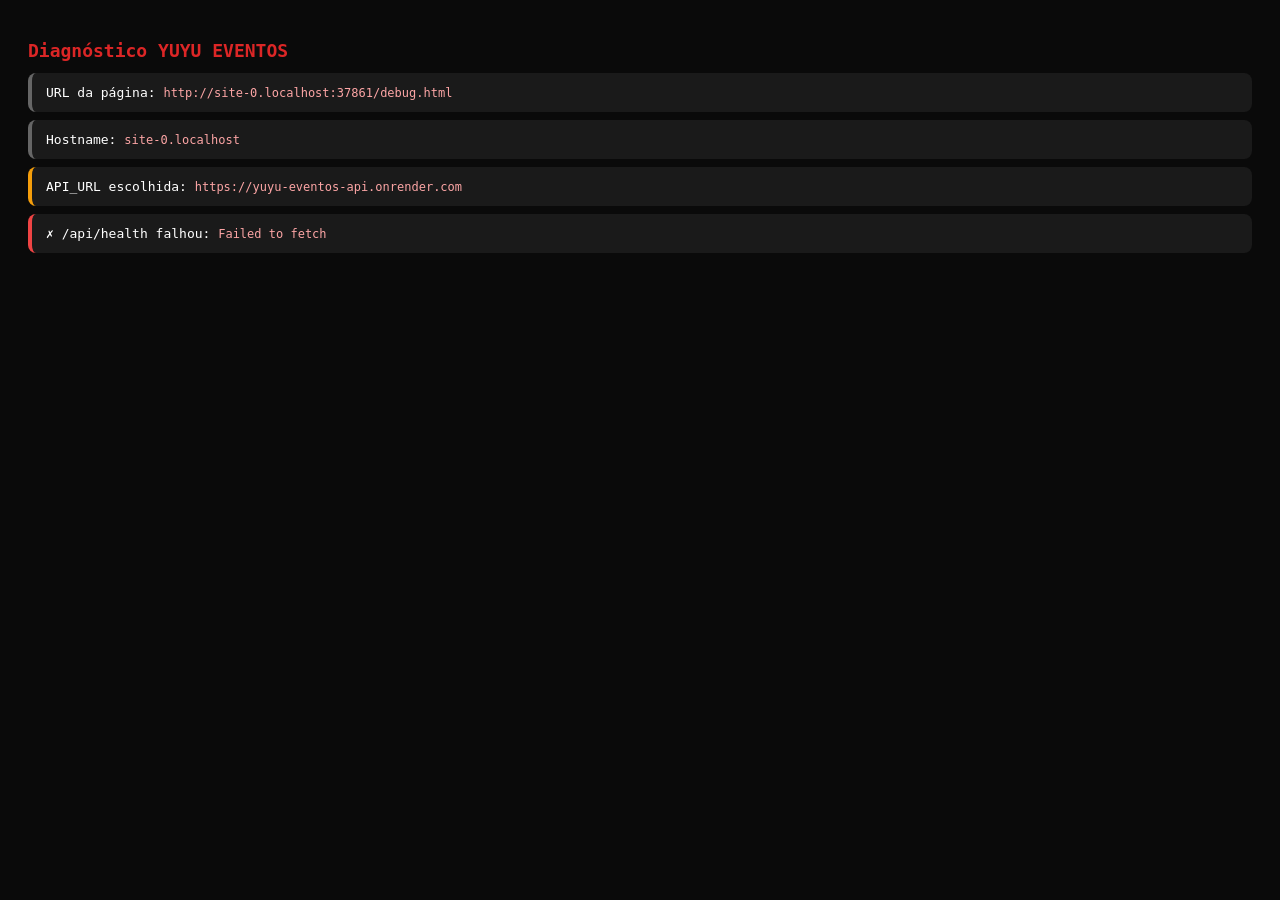
<file: debug.html>
<!DOCTYPE html>
<html lang="pt">
<head>
<meta charset="UTF-8">
<meta name="viewport" content="width=device-width, initial-scale=1">
<title>Debug — YUYU</title>
<style>
body { font-family: monospace; background: #0a0a0a; color: #fff; padding: 20px; }
h1 { color: #dc2626; font-size: 18px; }
.linha { padding: 12px 14px; margin: 8px 0; border-radius: 8px; background: #1a1a1a; border-left: 4px solid #666; }
.ok { border-left-color: #22c55e; }
.erro { border-left-color: #ef4444; }
.aviso { border-left-color: #f59e0b; }
code { color: #fca5a5; word-break: break-all; font-size: 12px; }
pre { background: #000; padding: 10px; border-radius: 8px; font-size: 11px; overflow-x: auto; max-height: 200px; }
</style>
</head>
<body>
<h1>Diagnóstico YUYU EVENTOS</h1>
<div id="out"></div>

<script>
const out = document.getElementById('out');
function log(msg, tipo = '') {
  const d = document.createElement('div');
  d.className = 'linha ' + tipo;
  d.innerHTML = msg;
  out.appendChild(d);
}

async function testar() {
  log('URL da página: <code>' + location.href + '</code>');
  log('Hostname: <code>' + location.hostname + '</code>');

  const API_URL = (function () {
    const h = location.hostname;
    if (h === 'localhost' || h === '127.0.0.1' || h === '') return 'http://localhost:3000';
    if (/^192\.168\./.test(h)) return 'http://' + h + ':3000';
    if (/^10\./.test(h)) return 'http://' + h + ':3000';
    if (/^172\.(1[6-9]|2\d|3[0-1])\./.test(h)) return 'http://' + h + ':3000';
    return 'https://yuyu-eventos-api.onrender.com';
  })();

  log('API_URL escolhida: <code>' + API_URL + '</code>', 'aviso');

  // 1. Health
  try {
    const t0 = Date.now();
    const r = await fetch(API_URL + '/api/health');
    const d = await r.json();
    const dt = Date.now() - t0;
    log('✓ /api/health OK em ' + dt + 'ms<br>Resposta: <code>' + JSON.stringify(d) + '</code>', 'ok');
  } catch (e) {
    log('✗ /api/health falhou: <code>' + e.message + '</code>', 'erro');
    return;
  }

  // 2. Eventos
  try {
    const t0 = Date.now();
    const r = await fetch(API_URL + '/api/eventos');
    const d = await r.json();
    const dt = Date.now() - t0;
    log('✓ /api/eventos OK em ' + dt + 'ms<br>Total: <b>' + (d.eventos ? d.eventos.length : 0) + '</b> eventos', 'ok');

    if (d.eventos && d.eventos.length) {
      let html = '<b>Lista:</b><pre>';
      d.eventos.forEach(e => {
        html += '• ' + e.nome + ' (slug: ' + e.slug + ')\n';
      });
      html += '</pre>';
      log(html, 'ok');
    } else {
      log('Nenhum evento na API (a lista está vazia).', 'aviso');
    }
  } catch (e) {
    log('✗ /api/eventos falhou: <code>' + e.message + '</code>', 'erro');
  }

  // 3. Elementos do HTML
  ['eventsGrid', 'featuredEvents', 'eventDetail', 'eventDetail'].forEach(id => {
    const el = document.getElementById(id);
    if (el) log('✓ #' + id + ' existe (tag: ' + el.tagName + ')', 'ok');
    else log('— #' + id + ' não existe (é normal se for da outra página)', '');
  });

  // 4. Scripts carregados
  ['index-eventos.js', 'eventos-api.js', 'viewer.js'].forEach(s => {
    const encontrado = Array.from(document.querySelectorAll('script')).some(x => x.src.includes(s));
    if (encontrado) log('✓ ' + s + ' está carregado', 'ok');
  });

  log('<br><b>Se /api/eventos deu OK, o backend está acessível.</b>', 'aviso');
  log('<b>Se /api/eventos falhou, é problema de CORS ou rede.</b>', 'aviso');
}

testar();
</script>
</body>
</html>
</file>
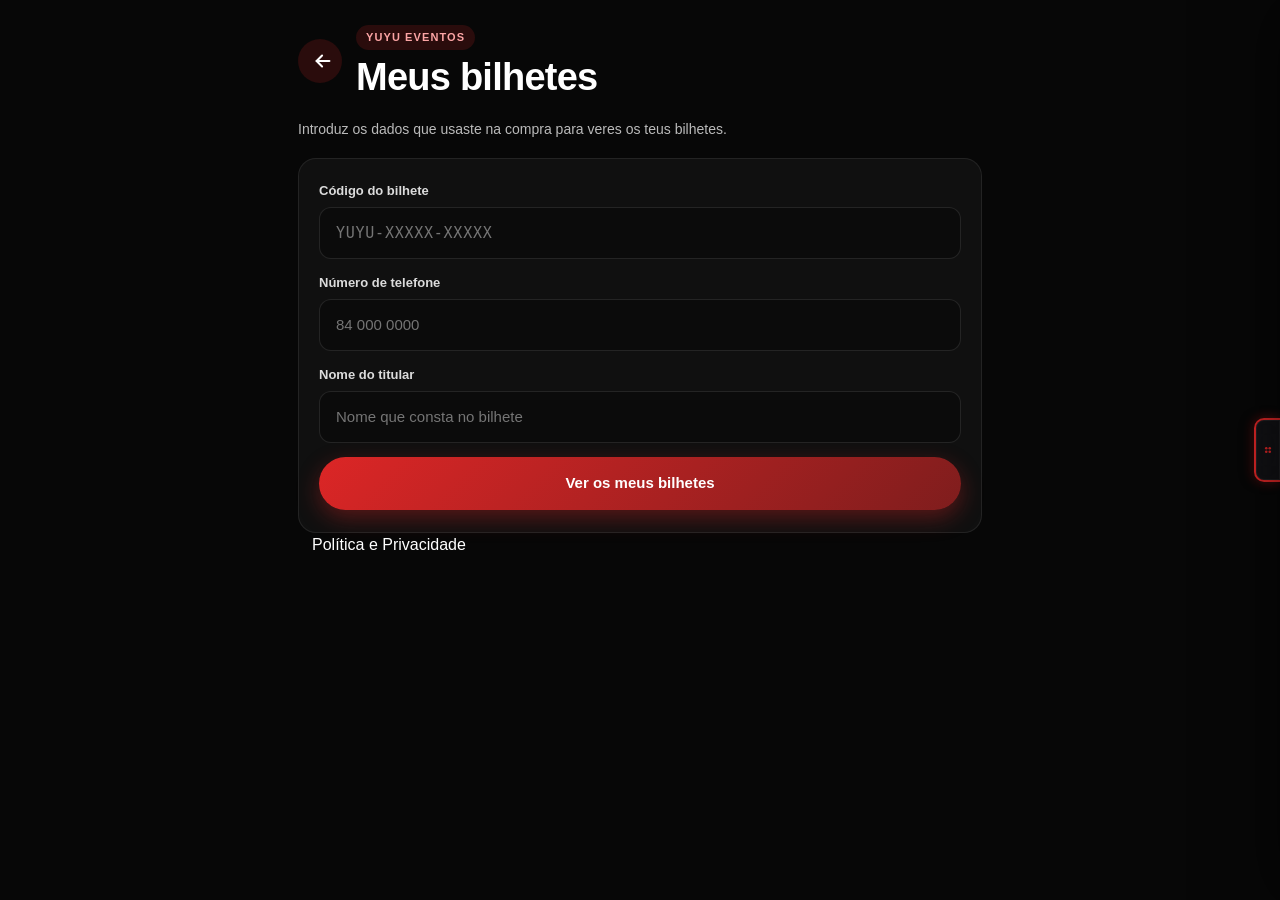
<file: meus-bilhetes.html>
<!DOCTYPE html>
<html lang="pt">
<head>
  <meta charset="UTF-8">
  <meta name="viewport" content="width=device-width, initial-scale=1, viewport-fit=cover">
  <meta name="theme-color" content="#0a0a0a">
  <title>Meus bilhetes · YUYU EVENTOS</title>
  <link rel="stylesheet" href="style.css?v=95">
</head>
<body>

  <main class="meus-bilhetes-page">

    <!-- Cabeçalho -->
    <header class="mb-header">
      <a href="index.html" class="mb-back" aria-label="Voltar">
        <svg viewBox="0 0 24 24" aria-hidden="true">
          <path d="M19 12H5"></path>
          <path d="M11 18l-6-6 6-6"></path>
        </svg>
      </a>
      <div>
        <span class="mb-eyebrow">YUYU EVENTOS</span>
        <h1 class="mb-title">Meus bilhetes</h1>
      </div>
    </header>

    <!-- Formulário de login -->
    <section class="mb-login" id="loginBox">
      <p class="mb-sub">Introduz os dados que usaste na compra para veres os teus bilhetes.</p>

      <form id="formLogin" class="mb-form" autocomplete="off">
        <div class="mb-field">
          <label for="codigo">Código do bilhete</label>
          <input type="text" id="codigo" name="codigo" placeholder="YUYU-XXXXX-XXXXX"
                 autocomplete="off" spellcheck="false" required>
        </div>

        <div class="mb-field">
          <label for="telefone">Número de telefone</label>
          <input type="tel" id="telefone" name="telefone" placeholder="84 000 0000" required>
        </div>

        <div class="mb-field">
          <label for="nome">Nome do titular</label>
          <input type="text" id="nome" name="nome" placeholder="Nome que consta no bilhete" required>
        </div>

        <div class="mb-error" id="erroLogin"></div>

        <button type="submit" class="mb-btn" id="btnEntrar">Ver os meus bilhetes</button>
      </form>
    </section>

    <!-- Área dos bilhetes (oculta até login) -->
    <section class="mb-lista" id="listaBox" hidden>

      <!-- Perfil do cliente -->
      <div class="mb-perfil">
        <div class="mb-perfil-avatar" id="perfilAvatar">—</div>

        <div class="mb-perfil-info">
          <span class="mb-perfil-eyebrow">Bem-vindo</span>
          <h2 class="mb-perfil-nome" id="perfilNome">—</h2>
          <p class="mb-perfil-tel" id="perfilTelefone">—</p>
        </div>

        <button type="button" class="mb-perfil-sair" id="btnSair" aria-label="Sair">
          <svg viewBox="0 0 24 24" aria-hidden="true">
            <path d="M9 21H5a2 2 0 0 1-2-2V5a2 2 0 0 1 2-2h4"></path>
            <path d="M16 17l5-5-5-5"></path>
            <path d="M21 12H9"></path>
          </svg>
        </button>
      </div>

      <!-- Estatísticas do cliente -->
      <div class="mb-stats" id="mbStats">
        <div class="mb-stat">
          <div class="mb-stat-num" id="statTotal">0</div>
          <div class="mb-stat-lbl">Bilhetes</div>
        </div>
        <div class="mb-stat">
          <div class="mb-stat-num is-verde" id="statAtivos">0</div>
          <div class="mb-stat-lbl">Ativos</div>
        </div>
        <div class="mb-stat">
          <div class="mb-stat-num is-vermelho" id="statVip">0</div>
          <div class="mb-stat-lbl">VIP</div>
        </div>
      </div>

      <div class="mb-lista-titulo">
        <span>Os meus bilhetes</span>
      </div>

      <div id="bilhetes"></div>
    </section>

    <div class="legal-rodape-pagina">
    <a href="politica.html">Política e Privacidade</a>
  </div>
</main>

  <script src="meus-bilhetes.js?v=3"></script>
<script src="temas.js?v=2"></script>
<script src="edge-panel.js?v=4"></script>
</body>
</html>
</file>
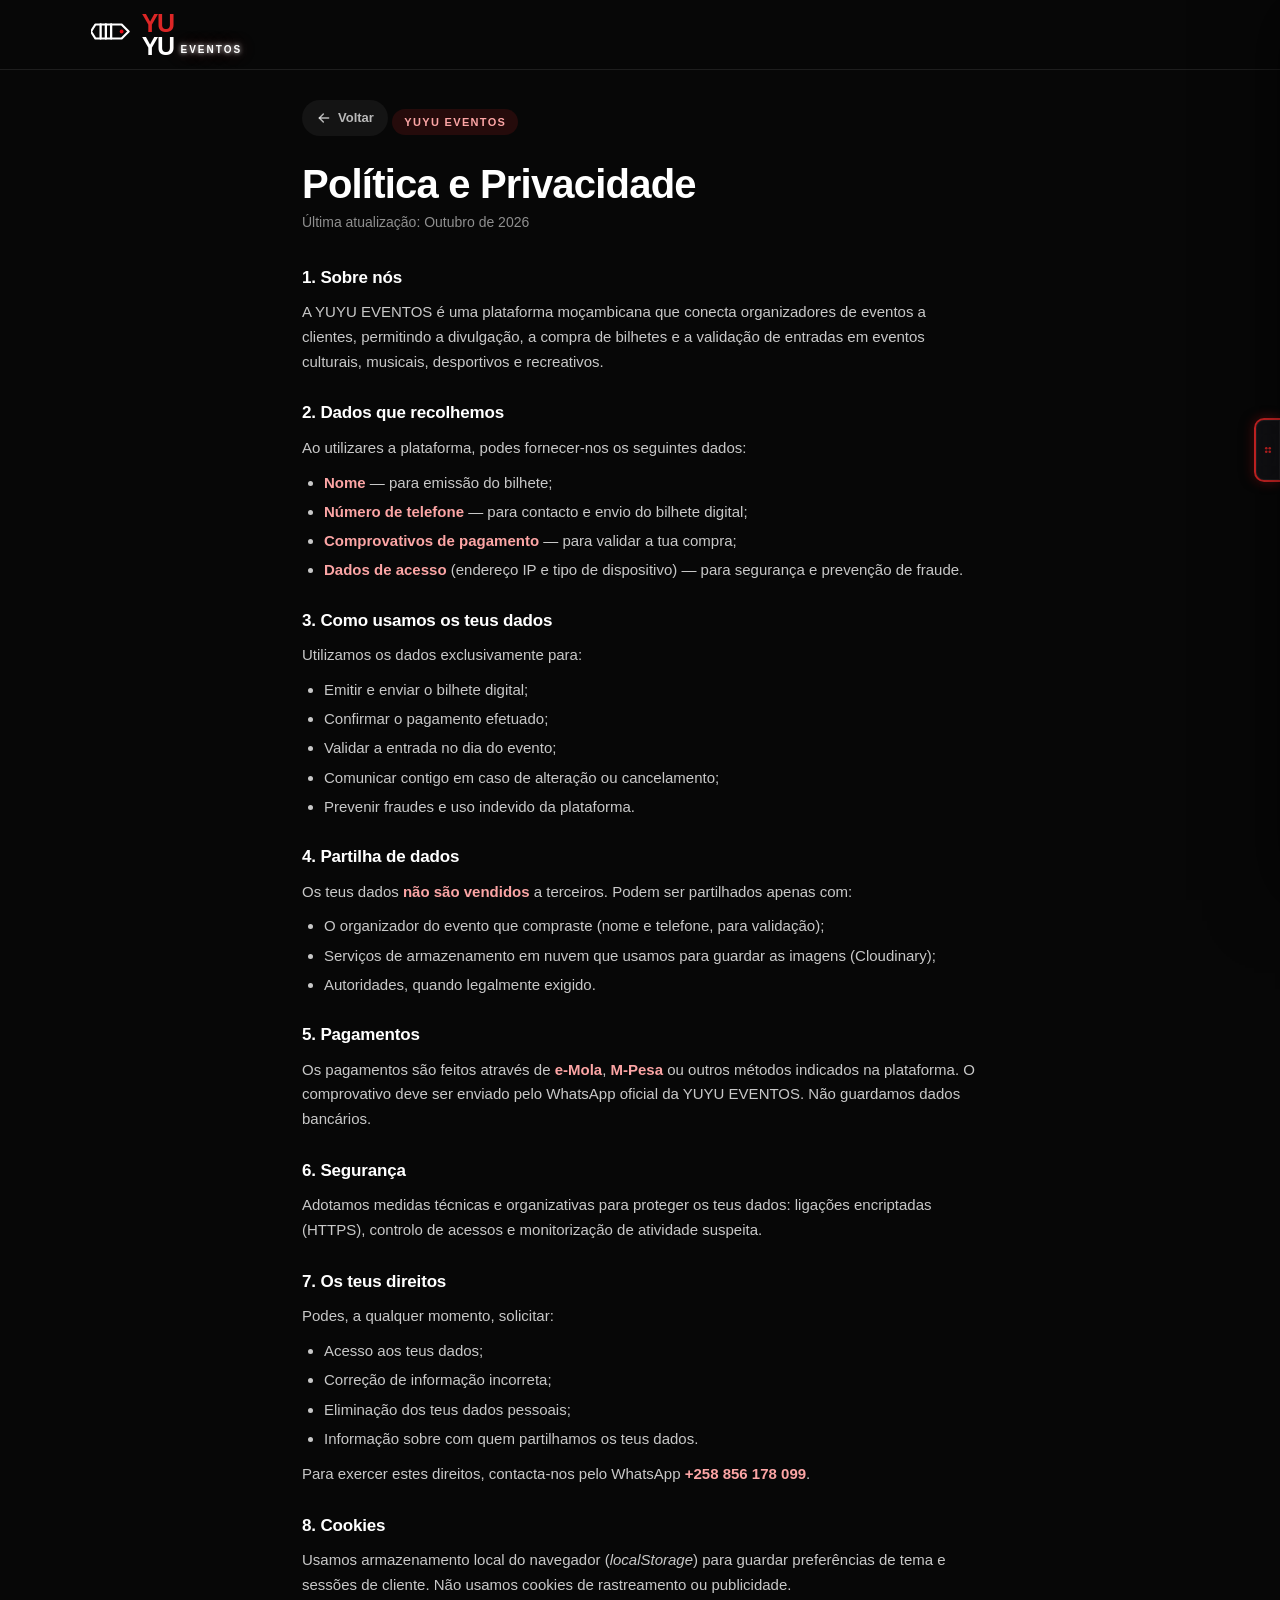
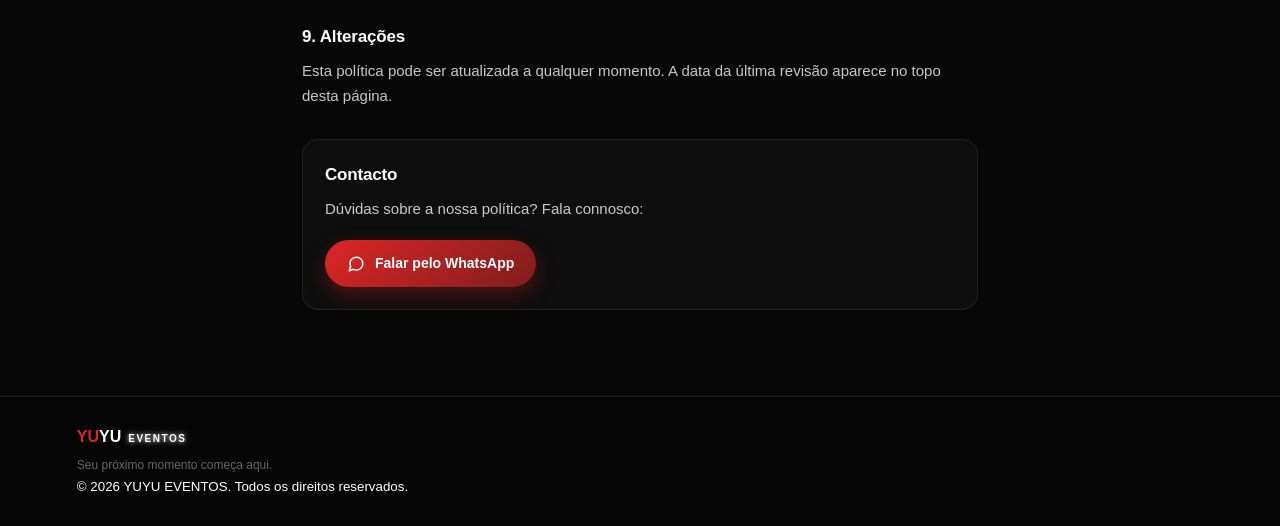
<file: politica.html>
<!DOCTYPE html>
<html lang="pt">
<head>
  <meta charset="UTF-8">
  <meta name="viewport" content="width=device-width, initial-scale=1, viewport-fit=cover">
  <meta name="theme-color" content="#0a0a0a">
  <title>Política e Privacidade · YUYU EVENTOS</title>
  <link rel="stylesheet" href="style.css?v=95">
</head>
<body>

  <header class="site-header">
    <a href="index.html" class="logo" aria-label="YUYU EVENTOS">
      <svg class="logo-mark" viewBox="0 0 48 40" aria-hidden="true">
        <path d="M5 8h30l8 8-8 8H5l-5-8 5-8Z" fill="none" stroke="currentColor" stroke-width="2.5" stroke-linejoin="round"/>
        <path d="M11 8v16M17 8v16M23 8v16" stroke="currentColor" stroke-width="2.6" stroke-linecap="round"/>
        <circle cx="35" cy="16" r="2.2" fill="#e50914"/>
      </svg>
      <span><b>YU</b><i>YU</i></span>
      <small>EVENTOS</small>
    </a>
    <button class="menu-toggle" id="menuToggle" aria-label="Abrir menu">
      <span></span><span></span><span></span>
    </button>
  </header>

  <nav class="mobile-menu" id="mobileMenu">
      <div class="menu-cabecalho">
    <div class="menu-cabecalho-logo">
      <strong><b>YU</b><i>YU</i></strong>
      <span>EVENTOS</span>
    </div>
    <button type="button" class="menu-fechar" id="menuFechar" aria-label="Fechar menu">
      <svg viewBox="0 0 24 24"><path d="M18 6 6 18M6 6l12 12"></path></svg>
    </button>
    <div class="menu-cabecalho-sub">Menu principal</div>
  </div>
  <a href="index.html">Início</a>
    <a href="eventos.html">Eventos</a>
    <a href="meus-bilhetes.html">Entrar</a>
    <a href="politica.html" class="active">Política e Privacidade</a>
  </nav>

  <main class="legal-page">

    <a href="index.html" class="legal-back">
      <svg viewBox="0 0 24 24"><path d="M19 12H5"></path><path d="M11 18l-6-6 6-6"></path></svg>
      Voltar
    </a>

    <span class="legal-eyebrow">YUYU EVENTOS</span>
    <h1 class="legal-title">Política e Privacidade</h1>
    <p class="legal-sub">Última atualização: Outubro de 2026</p>

    <section class="legal-sec">
      <h2>1. Sobre nós</h2>
      <p>A YUYU EVENTOS é uma plataforma moçambicana que conecta organizadores de eventos a clientes, permitindo a divulgação, a compra de bilhetes e a validação de entradas em eventos culturais, musicais, desportivos e recreativos.</p>
    </section>

    <section class="legal-sec">
      <h2>2. Dados que recolhemos</h2>
      <p>Ao utilizares a plataforma, podes fornecer-nos os seguintes dados:</p>
      <ul>
        <li><strong>Nome</strong> — para emissão do bilhete;</li>
        <li><strong>Número de telefone</strong> — para contacto e envio do bilhete digital;</li>
        <li><strong>Comprovativos de pagamento</strong> — para validar a tua compra;</li>
        <li><strong>Dados de acesso</strong> (endereço IP e tipo de dispositivo) — para segurança e prevenção de fraude.</li>
      </ul>
    </section>

    <section class="legal-sec">
      <h2>3. Como usamos os teus dados</h2>
      <p>Utilizamos os dados exclusivamente para:</p>
      <ul>
        <li>Emitir e enviar o bilhete digital;</li>
        <li>Confirmar o pagamento efetuado;</li>
        <li>Validar a entrada no dia do evento;</li>
        <li>Comunicar contigo em caso de alteração ou cancelamento;</li>
        <li>Prevenir fraudes e uso indevido da plataforma.</li>
      </ul>
    </section>

    <section class="legal-sec">
      <h2>4. Partilha de dados</h2>
      <p>Os teus dados <strong>não são vendidos</strong> a terceiros. Podem ser partilhados apenas com:</p>
      <ul>
        <li>O organizador do evento que compraste (nome e telefone, para validação);</li>
        <li>Serviços de armazenamento em nuvem que usamos para guardar as imagens (Cloudinary);</li>
        <li>Autoridades, quando legalmente exigido.</li>
      </ul>
    </section>

    <section class="legal-sec">
      <h2>5. Pagamentos</h2>
      <p>Os pagamentos são feitos através de <strong>e-Mola</strong>, <strong>M-Pesa</strong> ou outros métodos indicados na plataforma. O comprovativo deve ser enviado pelo WhatsApp oficial da YUYU EVENTOS. Não guardamos dados bancários.</p>
    </section>

    <section class="legal-sec">
      <h2>6. Segurança</h2>
      <p>Adotamos medidas técnicas e organizativas para proteger os teus dados: ligações encriptadas (HTTPS), controlo de acessos e monitorização de atividade suspeita.</p>
    </section>

    <section class="legal-sec">
      <h2>7. Os teus direitos</h2>
      <p>Podes, a qualquer momento, solicitar:</p>
      <ul>
        <li>Acesso aos teus dados;</li>
        <li>Correção de informação incorreta;</li>
        <li>Eliminação dos teus dados pessoais;</li>
        <li>Informação sobre com quem partilhamos os teus dados.</li>
      </ul>
      <p>Para exercer estes direitos, contacta-nos pelo WhatsApp <strong>+258 856 178 099</strong>.</p>
    </section>

    <section class="legal-sec">
      <h2>8. Cookies</h2>
      <p>Usamos armazenamento local do navegador (<em>localStorage</em>) para guardar preferências de tema e sessões de cliente. Não usamos cookies de rastreamento ou publicidade.</p>
    </section>

    <section class="legal-sec">
      <h2>9. Alterações</h2>
      <p>Esta política pode ser atualizada a qualquer momento. A data da última revisão aparece no topo desta página.</p>
    </section>

    <section class="legal-sec legal-contacto">
      <h2>Contacto</h2>
      <p>Dúvidas sobre a nossa política? Fala connosco:</p>
      <a href="https://wa.me/258856178099" class="legal-btn" target="_blank" rel="noopener">
        <svg viewBox="0 0 24 24"><path d="M21 11.5a8.38 8.38 0 0 1-.9 3.8 8.5 8.5 0 0 1-7.6 4.7 8.38 8.38 0 0 1-3.8-.9L3 21l1.9-5.7a8.38 8.38 0 0 1-.9-3.8 8.5 8.5 0 0 1 4.7-7.6 8.38 8.38 0 0 1 3.8-.9h.5a8.48 8.48 0 0 1 8 8v.5z"></path></svg>
        Falar pelo WhatsApp
      </a>
    </section>

  </main>

  <footer class="site-footer">
    <div class="footer-logo">
      <strong><b>YU</b><i>YU</i></strong>
      <span>EVENTOS</span>
    </div>
    <p>Seu próximo momento começa aqui.</p>
    <small>© 2026 YUYU EVENTOS. Todos os direitos reservados.</small>
  </footer>

  <script>
    (function () {
      const t = document.getElementById('menuToggle');
      const m = document.getElementById('mobileMenu');
      if (t && m) t.addEventListener('click', function () { m.classList.toggle('open'); });
    })();
  </script>
  <script src="temas.js?v=2"></script>
<script src="edge-panel.js?v=4"></script>
</body>
</html>
</file>
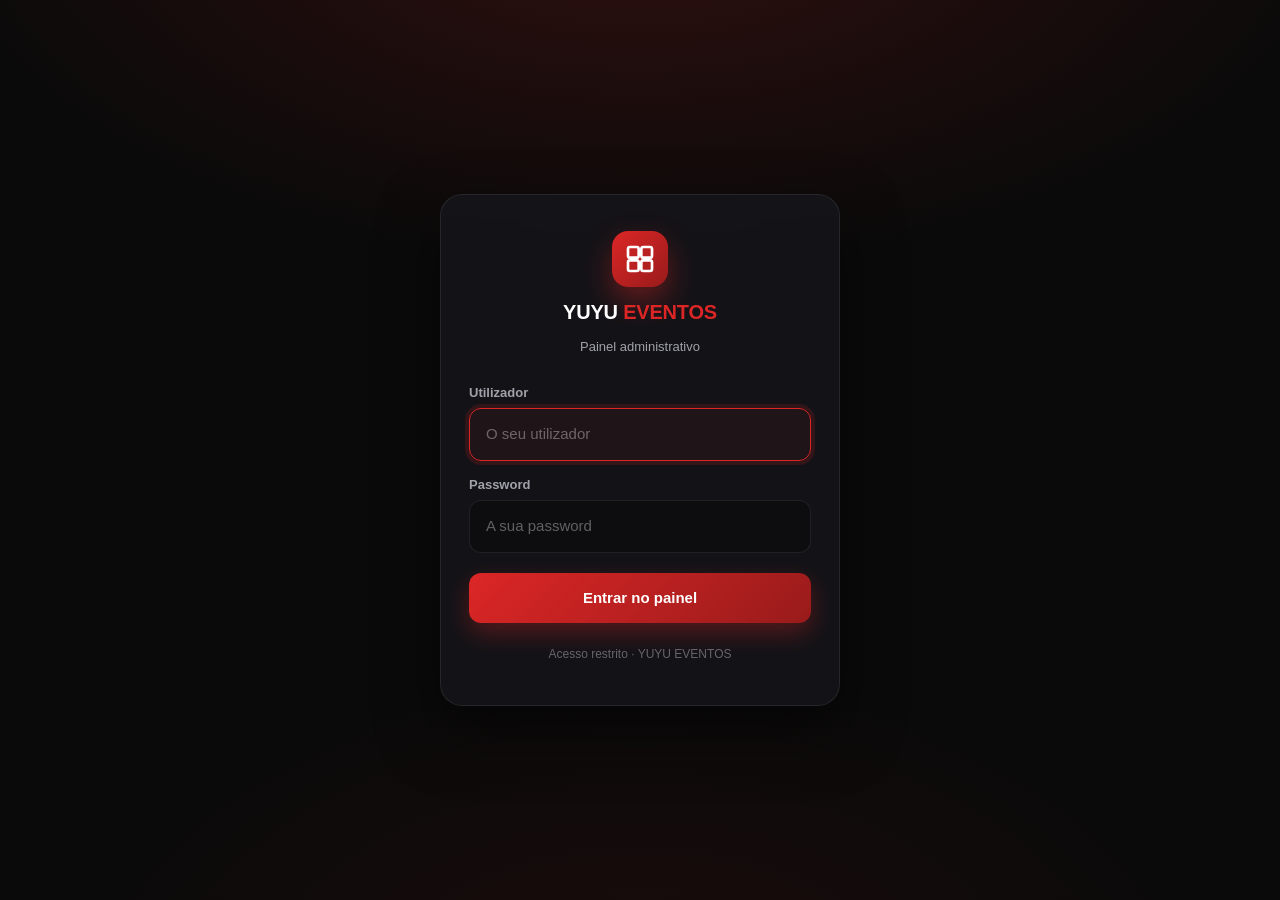
<file: admin/acessos.html>
<!DOCTYPE html>
<html lang="pt">
<head>
  <meta charset="UTF-8">
  <meta name="viewport" content="width=device-width, initial-scale=1, viewport-fit=cover">
  <meta name="theme-color" content="#0a0a0a">
  <title>Acessos · YUYU EVENTOS</title>
  <link rel="stylesheet" href="admin.css?v=11">
</head>
<body>

  <header class="admin-header">
    <div class="admin-header-inner">
      <div class="admin-brand">
        <svg class="admin-brand-icon" viewBox="0 0 24 24" aria-hidden="true">
          <rect x="3" y="3" width="8" height="8" rx="1.5"></rect>
          <rect x="13" y="3" width="8" height="8" rx="1.5"></rect>
          <rect x="3" y="13" width="8" height="8" rx="1.5"></rect>
          <rect x="13" y="13" width="8" height="8" rx="1.5"></rect>
        </svg>
        <span class="admin-brand-text">YUYU <span class="admin-brand-accent">EVENTOS</span></span>
        <span class="admin-brand-badge">Painel</span>
      </div>
      <nav class="admin-nav">
        <a class="admin-nav-link" href="dashboard.html">Dashboard</a>
        <a class="admin-nav-link" href="eventos.html">Eventos</a>
        <a class="admin-nav-link" href="bilhetes.html">Bilhetes</a>
        <a class="admin-nav-link" href="scanner.html">Scanner</a>
        <a class="admin-nav-link" href="aparencia.html">Aparência</a>
        <a class="admin-nav-link is-active" href="acessos.html">Acessos</a>
        <a class="admin-nav-link" href="armazenamento.html">Armazenamento</a>
      </nav>
      <div class="admin-user">
        <span class="admin-username" id="nomeAdmin">—</span>
        <button type="button" class="admin-logout" id="btnSair">Sair</button>
      </div>
    </div>
  </header>

  <main class="admin-main">

    <h1 class="admin-title">Acessos</h1>
    <p class="admin-subtitle">Monitorize e bloqueie acessos suspeitos ao backend.</p>

    <div id="loading" class="admin-loading">A carregar…</div>
    <div id="conteudo" style="display:none">

      <section class="dash-section">
        <div class="dash-section-head">
          <h2 class="dash-section-title">IPs activos nas últimas 24h</h2>
          <button type="button" class="admin-btn admin-btn-edit" id="btnAtualizar">Atualizar</button>
        </div>
        <div class="admin-card" id="listaIPs"></div>
      </section>

      <section class="dash-section">
        <div class="dash-section-head">
          <h2 class="dash-section-title">IPs bloqueados</h2>
        </div>
        <div class="admin-card" id="listaBloqueados"></div>
      </section>

      <section class="dash-section">
        <div class="dash-section-head">
          <h2 class="dash-section-title">Últimos acessos</h2>
          <div class="acc-filtros">
            <button type="button" class="admin-filter is-active" data-filtro="todos">Todos</button>
            <button type="button" class="admin-filter" data-filtro="suspeitos">Suspeitos</button>
          </div>
        </div>
        <div class="admin-card" id="listaAcessos"></div>
      </section>

    </div>

  </main>

  <script src="api.js"></script>
  <script src="acessos.js?v=1"></script>

</body>
</html>
</file>
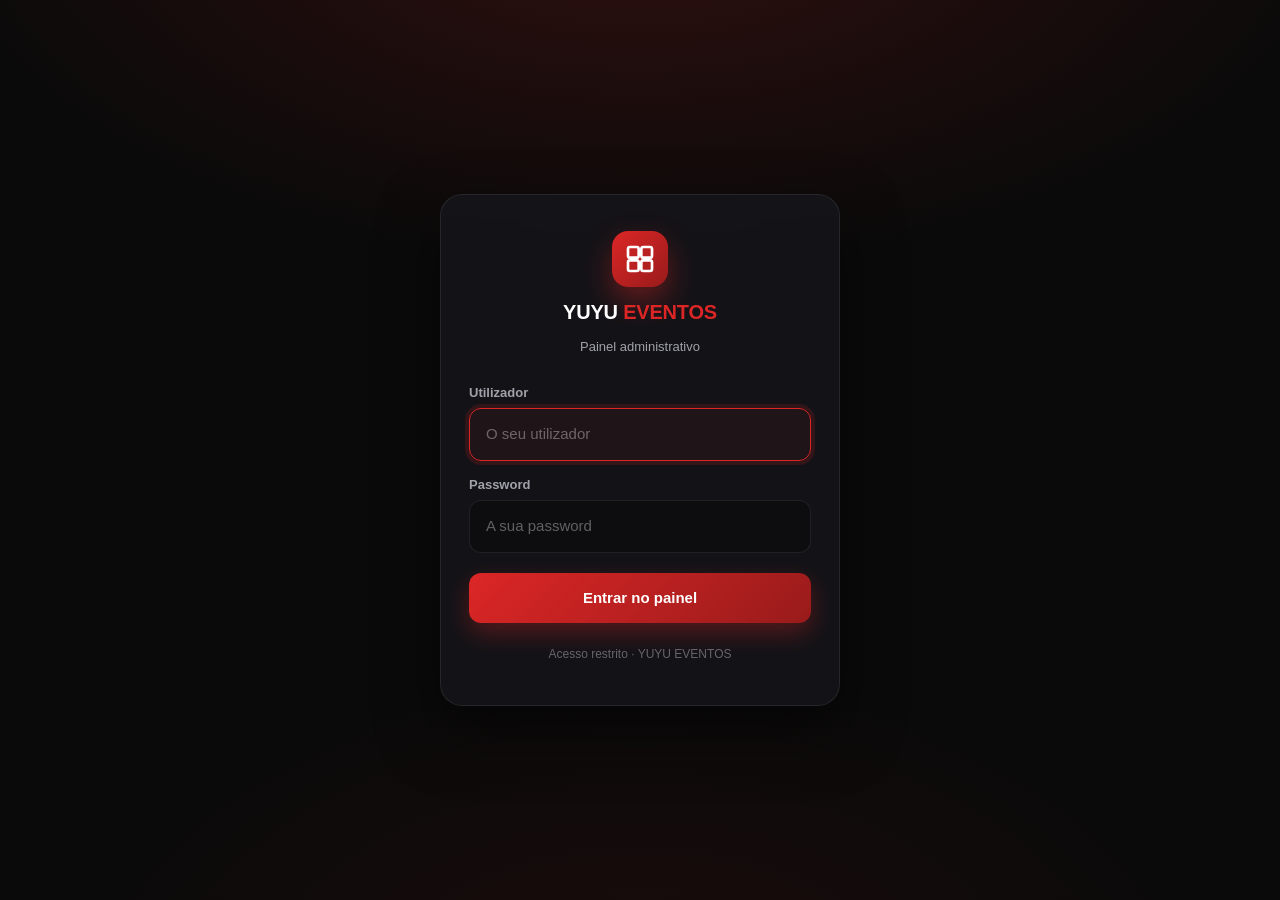
<file: admin/aparencia.html>
<!DOCTYPE html>
<html lang="pt">
<head>
  <meta charset="UTF-8">
  <meta name="viewport" content="width=device-width, initial-scale=1, viewport-fit=cover">
  <meta name="theme-color" content="#0a0a0a">
  <title>Aparência · YUYU EVENTOS</title>
  <link rel="stylesheet" href="admin.css?v=14">
</head>
<body>

  <header class="admin-header">
    <div class="admin-header-inner">
      <div class="admin-brand">
        <svg class="admin-brand-icon" viewBox="0 0 24 24" aria-hidden="true">
          <rect x="3" y="3" width="8" height="8" rx="1.5"></rect>
          <rect x="13" y="3" width="8" height="8" rx="1.5"></rect>
          <rect x="3" y="13" width="8" height="8" rx="1.5"></rect>
          <rect x="13" y="13" width="8" height="8" rx="1.5"></rect>
        </svg>
        <span class="admin-brand-text">YUYU <span class="admin-brand-accent">EVENTOS</span></span>
        <span class="admin-brand-badge">Painel</span>
      </div>
      <nav class="admin-nav">
        <a class="admin-nav-link" href="dashboard.html">Dashboard</a>
        <a class="admin-nav-link" href="eventos.html">Eventos</a>
        <a class="admin-nav-link" href="bilhetes.html">Bilhetes</a>
        <a class="admin-nav-link" href="scanner.html">Scanner</a>
        <a class="admin-nav-link is-active" href="aparencia.html">Aparência</a>
        <a class="admin-nav-link" href="acessos.html">Acessos</a>
        <a class="admin-nav-link" href="armazenamento.html">Armazenamento</a>
      </nav>
      <div class="admin-user">
        <span class="admin-username" id="nomeAdmin">—</span>
        <button type="button" class="admin-logout" id="btnSair">Sair</button>
      </div>
    </div>
  </header>

  <main class="admin-main">

    <div class="ap-top">
      <span class="ap-top-eyebrow">Personalização</span>
      <h1 class="ap-top-title">Aparência</h1>
      <p class="ap-top-desc">Controla a imagem, textos e cores do site público.</p>
    </div>

    <div id="loading" class="admin-loading">A carregar…</div>
    <div id="conteudo" style="display:none">

      <!-- HERO -->
      <section class="ap-sec">
        <div class="ap-sec-head">
          <div class="ap-sec-icon">
            <svg viewBox="0 0 24 24"><rect x="3" y="3" width="18" height="18" rx="2"></rect><circle cx="8.5" cy="8.5" r="1.5"></circle><path d="M21 15l-5-5L5 21"></path></svg>
          </div>
          <div class="ap-sec-info">
            <h2>Imagem do Hero</h2>
            <p>Fundo da secção principal da página inicial.</p>
          </div>
        </div>

        <div class="ap-sec-body">
          <div class="ap-hero-grid">
            <div class="ap-hero-img">
              <img id="heroPreview" alt="Preview" hidden>
              <div id="heroPlaceholder" class="ap-hero-empty">
                <svg viewBox="0 0 24 24"><rect x="3" y="3" width="18" height="18" rx="2"></rect><circle cx="8.5" cy="8.5" r="1.5"></circle><path d="M21 15l-5-5L5 21"></path></svg>
                <span>Sem imagem</span>
              </div>
              <label class="ap-hero-overlay" for="heroInput">
                <svg viewBox="0 0 24 24"><path d="M21 15v4a2 2 0 0 1-2 2H5a2 2 0 0 1-2-2v-4"></path><path d="M17 8l-5-5-5 5"></path><path d="M12 3v12"></path></svg>
                <span>Trocar imagem</span>
              </label>
              <input type="file" id="heroInput" accept="image/*" hidden>
            </div>

            <div class="ap-hero-info">
              <div class="ap-hint">
                <strong>Formato recomendado:</strong> 1600×900 px (16:9), JPG ou PNG, até 8 MB.
              </div>
              <div class="ap-hint">
                <strong>Dica:</strong> imagens com ambiente noturno, pessoas ou movimento contrastam melhor com o texto.
              </div>
            </div>
          </div>
        </div>
      </section>

      <!-- TEXTOS -->
      <section class="ap-sec">
        <div class="ap-sec-head">
          <div class="ap-sec-icon">
            <svg viewBox="0 0 24 24"><path d="M4 7h16M4 12h16M4 17h10"></path></svg>
          </div>
          <div class="ap-sec-info">
            <h2>Textos do Hero</h2>
            <p>Label, título, subtítulo e chamada para ação.</p>
          </div>
        </div>

        <div class="ap-sec-body">
          <div class="ap-form">

            <div class="ap-field">
              <label for="heroLabel">Label superior</label>
              <input type="text" id="heroLabel" maxlength="60" placeholder="YUYU EVENTOS">
              <span class="ap-hint-sm">Texto pequeno acima do título.</span>
            </div>

            <div class="ap-grid-2">
              <div class="ap-field">
                <label for="heroTitulo">Título (linha 1)</label>
                <input type="text" id="heroTitulo" maxlength="60" placeholder="Seu próximo momento">
              </div>
              <div class="ap-field">
                <label for="heroDestaque">Destaque (linha 2)</label>
                <input type="text" id="heroDestaque" maxlength="60" placeholder="começa aqui.">
                <span class="ap-hint-sm">Aparece na cor do tema.</span>
              </div>
            </div>

            <div class="ap-field">
              <label for="heroSubtitulo">Subtítulo</label>
              <textarea id="heroSubtitulo" rows="2" maxlength="200" placeholder="Descubra eventos, encontre experiências..."></textarea>
            </div>

            <div class="ap-divider"></div>

            <div class="ap-grid-2">
              <div class="ap-field">
                <label for="heroBotao">Texto do botão</label>
                <input type="text" id="heroBotao" maxlength="40" placeholder="Explorar eventos">
              </div>
              <div class="ap-field">
                <label for="heroBotaoLink">Link do botão</label>
                <input type="text" id="heroBotaoLink" maxlength="60" placeholder="eventos.html">
              </div>
            </div>

            <div class="ap-field">
              <label for="heroPlaceholder">Placeholder da pesquisa</label>
              <input type="text" id="heroPlaceholder" maxlength="60" placeholder="Pesquisar eventos...">
            </div>

            <div class="ap-save-bar">
              <button type="button" class="ap-btn-save" id="btnGuardarHero">
                <svg viewBox="0 0 24 24"><path d="M19 21H5a2 2 0 0 1-2-2V5a2 2 0 0 1 2-2h11l5 5v11a2 2 0 0 1-2 2z"></path><path d="M17 21v-8H7v8M7 3v5h8"></path></svg>
                Guardar alterações
              </button>
              <span id="heroMsg" class="ap-msg"></span>
            </div>

          </div>
        </div>
      </section>

      <!-- TEMA ATIVO -->
      <section class="ap-sec">
        <div class="ap-sec-head">
          <div class="ap-sec-icon">
            <svg viewBox="0 0 24 24"><circle cx="12" cy="12" r="10"></circle><path d="M12 6v6l4 2"></path></svg>
          </div>
          <div class="ap-sec-info">
            <h2>Tema ativo do site</h2>
            <p>O tema aplicado a todos os visitantes.</p>
          </div>
        </div>

        <div class="ap-sec-body">
          <div class="ap-tema-ativo" id="temaAtivoBox"></div>
        </div>
      </section>

      <!-- TEMAS -->
      <section class="ap-sec">
        <div class="ap-sec-head">
          <div class="ap-sec-icon">
            <svg viewBox="0 0 24 24"><circle cx="13.5" cy="6.5" r=".5"></circle><circle cx="17.5" cy="10.5" r=".5"></circle><circle cx="8.5" cy="7.5" r=".5"></circle><circle cx="6.5" cy="12.5" r=".5"></circle><path d="M12 2C6.5 2 2 6.5 2 12s4.5 10 10 10c.926 0 1.648-.746 1.648-1.688 0-.437-.18-.835-.437-1.125-.29-.289-.438-.652-.438-1.125a1.64 1.64 0 0 1 1.668-1.668h1.996c3.051 0 5.555-2.503 5.555-5.554C21.965 6.012 17.461 2 12 2z"></path></svg>
          </div>
          <div class="ap-sec-info">
            <h2>Temas de cor</h2>
            <p>4 paletas aplicadas a todo o site público.</p>
          </div>
        </div>

        <div class="ap-sec-body">
          <div id="listaTemas" class="ap-temas-grid"></div>

          <div class="ap-save-bar">
            <button type="button" class="ap-btn-save" id="btnGuardarTemas">
              <svg viewBox="0 0 24 24"><path d="M19 21H5a2 2 0 0 1-2-2V5a2 2 0 0 1 2-2h11l5 5v11a2 2 0 0 1-2 2z"></path><path d="M17 21v-8H7v8M7 3v5h8"></path></svg>
              Guardar temas
            </button>
            <span id="temasMsg" class="ap-msg"></span>
          </div>
        </div>
      </section>

    </div>
  </main>

  <script src="api.js"></script>
  <script src="aparencia.js?v=3"></script>

</body>
</html>
</file>
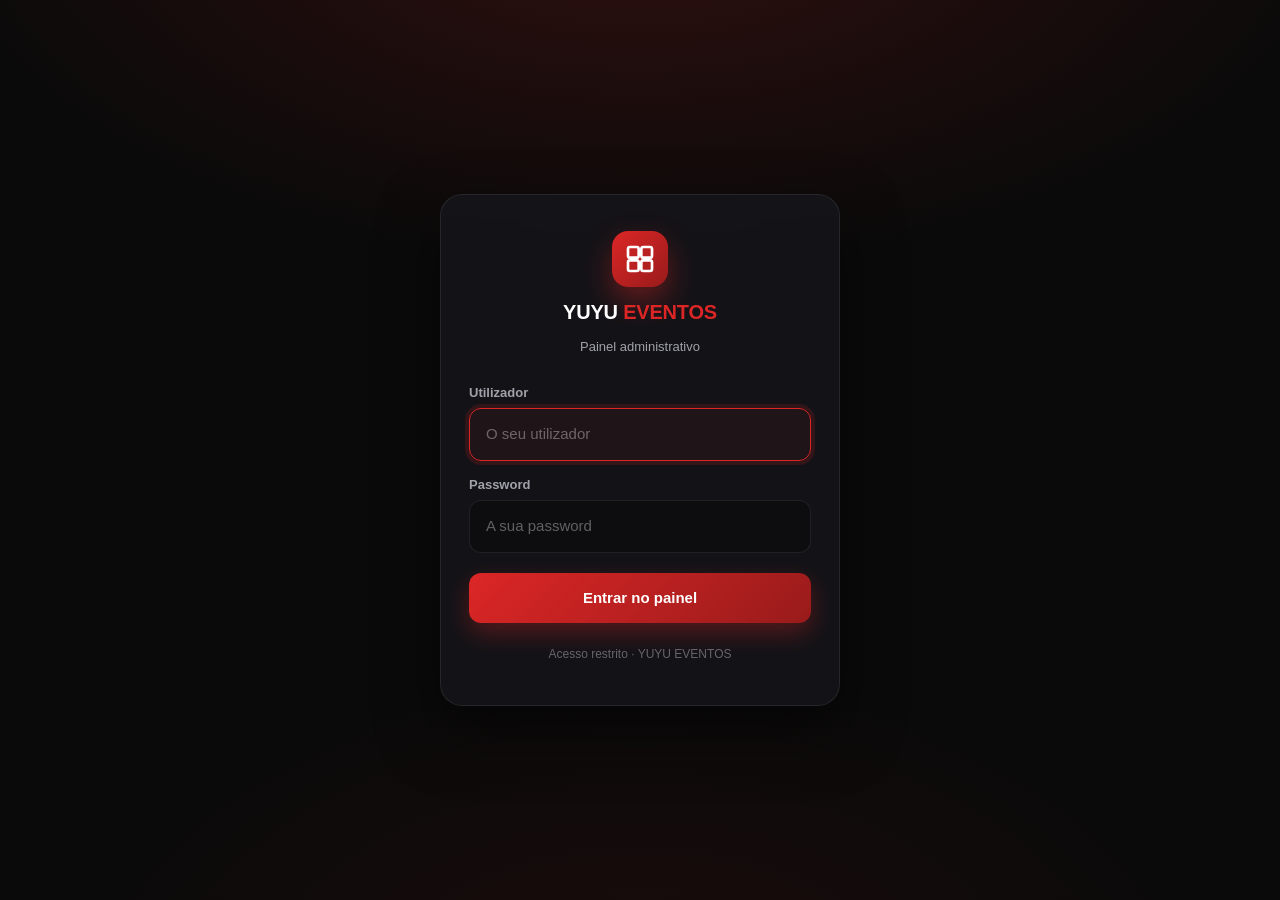
<file: admin/armazenamento.html>
<!DOCTYPE html>
<html lang="pt">
<head>
  <meta charset="UTF-8">
  <meta name="viewport" content="width=device-width, initial-scale=1, viewport-fit=cover">
  <meta name="theme-color" content="#0a0a0a">
  <title>Armazenamento · YUYU EVENTOS</title>
  <link rel="stylesheet" href="admin.css?v=10">
</head>
<body>

  <header class="admin-header">
    <div class="admin-header-inner">
      <div class="admin-brand">
        <svg class="admin-brand-icon" viewBox="0 0 24 24" aria-hidden="true">
          <rect x="3" y="3" width="8" height="8" rx="1.5"></rect>
          <rect x="13" y="3" width="8" height="8" rx="1.5"></rect>
          <rect x="3" y="13" width="8" height="8" rx="1.5"></rect>
          <rect x="13" y="13" width="8" height="8" rx="1.5"></rect>
        </svg>
        <span class="admin-brand-text">YUYU <span class="admin-brand-accent">EVENTOS</span></span>
        <span class="admin-brand-badge">Painel</span>
      </div>
      <nav class="admin-nav">
        <a class="admin-nav-link" href="dashboard.html">Dashboard</a>
        <a class="admin-nav-link" href="eventos.html">Eventos</a>
        <a class="admin-nav-link" href="bilhetes.html">Bilhetes</a>
        <a class="admin-nav-link" href="scanner.html">Scanner</a>
        <a class="admin-nav-link" href="aparencia.html">Aparência</a>
        <a class="admin-nav-link" href="acessos.html">Acessos</a>
        <a class="admin-nav-link is-active" href="armazenamento.html">Armazenamento</a>
      </nav>
      <div class="admin-user">
        <span class="admin-username" id="nomeAdmin">—</span>
        <button type="button" class="admin-logout" id="btnSair">Sair</button>
      </div>
    </div>
  </header>

  <main class="admin-main">

    <h1 class="admin-title">Armazenamento</h1>
    <p class="admin-subtitle">Gestão de ficheiros no Cloudinary.</p>

    <div id="loading" class="admin-loading">A carregar…</div>
    <div id="conteudo" style="display:none">

      <section class="arm-cloud">
        <div class="arm-cloud-head">
          <div>
            <span class="arm-cloud-titulo">Cloudinary</span>
            <p class="arm-cloud-plano" id="armPlano">Plano —</p>
          </div>
          <span class="arm-cloud-perc" id="armPerc">0%</span>
        </div>
        <div class="arm-bar">
          <div class="arm-bar-fill" id="armBarFill"></div>
        </div>
        <div class="arm-nums">
          <span><strong id="armUsado">0 MB</strong> usados</span>
          <span>de <strong id="armLimite">25 GB</strong></span>
        </div>
      </section>

      <section class="dash-kpis arm-kpis">
        <div class="dash-kpi">
          <div class="dash-kpi-icon">
            <svg viewBox="0 0 24 24"><path d="M21 15v4a2 2 0 0 1-2 2H5a2 2 0 0 1-2-2v-4"></path><path d="M17 8l-5-5-5 5"></path><path d="M12 3v12"></path></svg>
          </div>
          <div class="dash-kpi-num" id="armFicheiros">0</div>
          <div class="dash-kpi-label">Imagens</div>
        </div>
        <div class="dash-kpi">
          <div class="dash-kpi-icon">
            <svg viewBox="0 0 24 24"><ellipse cx="12" cy="5" rx="9" ry="3"></ellipse><path d="M21 12c0 1.66-4 3-9 3s-9-1.34-9-3"></path><path d="M3 5v14c0 1.66 4 3 9 3s9-1.34 9-3V5"></path></svg>
          </div>
          <div class="dash-kpi-num" id="armRegistos">0</div>
          <div class="dash-kpi-label">Registos na DB</div>
        </div>
        <div class="dash-kpi">
          <div class="dash-kpi-icon">
            <svg viewBox="0 0 24 24"><rect x="3" y="4" width="18" height="18" rx="2"></rect><path d="M16 2v4M8 2v4M3 10h18"></path></svg>
          </div>
          <div class="dash-kpi-num" id="armEventos">0</div>
          <div class="dash-kpi-label">Eventos</div>
        </div>
        <div class="dash-kpi">
          <div class="dash-kpi-icon">
            <svg viewBox="0 0 24 24"><path d="M3 9a3 3 0 0 1 3-3h12a3 3 0 0 1 3 3v1a2 2 0 0 0 0 4v1a3 3 0 0 1-3 3H6a3 3 0 0 1-3-3v-1a2 2 0 0 0 0-4V9z"></path></svg>
          </div>
          <div class="dash-kpi-num" id="armBilhetes">0</div>
          <div class="dash-kpi-label">Bilhetes</div>
        </div>
      </section>

      <section class="files-section">

        <div class="files-toolbar">
          <div class="files-toolbar-left">
            <button type="button" class="files-tb-btn" id="armAtualizar" title="Atualizar">
              <svg viewBox="0 0 24 24"><path d="M23 4v6h-6"></path><path d="M1 20v-6h6"></path><path d="M3.51 9a9 9 0 0 1 14.85-3.36L23 10M1 14l4.64 4.36A9 9 0 0 0 20.49 15"></path></svg>
            </button>
            <div class="files-breadcrumb">
              <span>Cloudinary</span>
              <span class="files-sep">/</span>
              <strong>yuyu-eventos</strong>
            </div>
          </div>

          <div class="files-toolbar-right">
            <div class="files-filter">
              <button type="button" class="files-tb-btn is-active" data-filtro="todas">Todas</button>
              <button type="button" class="files-tb-btn" data-filtro="uso">Em uso</button>
              <button type="button" class="files-tb-btn" data-filtro="orfas">Órfãs</button>
            </div>
            <button type="button" class="files-tb-btn is-primary" id="armSelecionarTodas" title="Selecionar todas órfãs">
              <svg viewBox="0 0 24 24"><path d="M9 11l3 3L22 4"></path><path d="M21 12v7a2 2 0 0 1-2 2H5a2 2 0 0 1-2-2V5a2 2 0 0 1 2-2h11"></path></svg>
            </button>
            <button type="button" class="files-tb-btn is-danger" id="armApagar" disabled title="Apagar selecionadas">
              <svg viewBox="0 0 24 24"><path d="M3 6h18"></path><path d="M19 6v14a2 2 0 0 1-2 2H7a2 2 0 0 1-2-2V6"></path><path d="M8 6V4a2 2 0 0 1 2-2h4a2 2 0 0 1 2 2v2"></path></svg>
              <span id="armApagarCount"></span>
            </button>
          </div>
        </div>

        <div class="files-info" id="armInfo"></div>

        <div class="files-grid" id="armListaImagens">
          <div class="dash-vazio">A carregar…</div>
        </div>

        <aside class="files-preview" id="armPreview" hidden>
          <button type="button" class="files-preview-close" id="armPreviewClose" aria-label="Fechar">×</button>
          <img id="armPreviewImg" alt="">
          <div class="files-preview-info" id="armPreviewInfo"></div>
        </aside>

      </section>

    </div>
  </main>

  <script src="api.js"></script>
  <script src="armazenamento.js?v=100"></script>

</body>
</html>
</file>
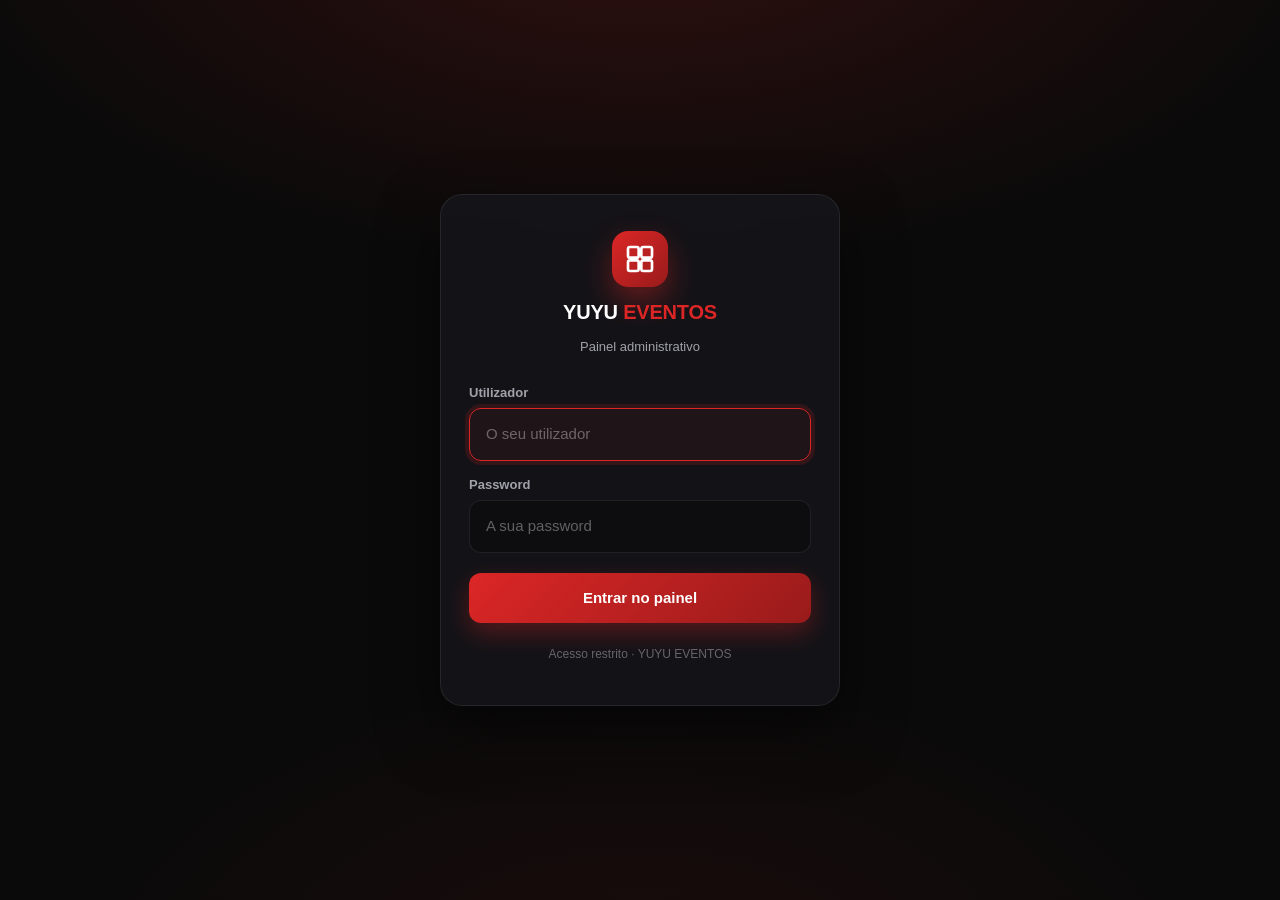
<file: admin/bilhetes.html>
<!DOCTYPE html>
<html lang="pt">
<head>
  <meta charset="UTF-8">
  <meta name="viewport" content="width=device-width, initial-scale=1, viewport-fit=cover">
  <meta name="theme-color" content="#0a0a0a">
  <title>Bilhetes · Painel YUYU EVENTOS</title>
  <link rel="stylesheet" href="admin.css">
</head>
<body>

  <header class="admin-header">
    <div class="admin-header-inner">
      <div class="admin-brand">
        <svg class="admin-brand-icon" viewBox="0 0 24 24" aria-hidden="true">
          <rect x="3" y="3" width="8" height="8" rx="1.5"></rect>
          <rect x="13" y="3" width="8" height="8" rx="1.5"></rect>
          <rect x="3" y="13" width="8" height="8" rx="1.5"></rect>
          <rect x="13" y="13" width="8" height="8" rx="1.5"></rect>
        </svg>
        <span class="admin-brand-text">YUYU <span class="admin-brand-accent">EVENTOS</span></span>
        <span class="admin-brand-badge">Painel</span>
      </div>
      <nav class="admin-nav">
        <a class="admin-nav-link" href="dashboard.html">Dashboard</a>
        <a class="admin-nav-link" href="eventos.html">Eventos</a>
        <a class="admin-nav-link is-active" href="bilhetes.html">Bilhetes</a>
        <a class="admin-nav-link" href="scanner.html">Scanner</a>
  <a class="admin-nav-link" href="aparencia.html">Aparência</a>
        <a class="admin-nav-link" href="acessos.html">Acessos</a>
      </nav>
      <div class="admin-user">
        <span class="admin-username" id="nomeAdmin">—</span>
        <button type="button" class="admin-logout" id="btnSair">Sair</button>
      </div>
    </div>
  </header>

  <main class="admin-main">

    <h1 class="admin-title">Bilhetes</h1>
    <p class="admin-subtitle">Gere, ativa e valida todos os bilhetes emitidos.</p>

    <div class="admin-actions">
      <span id="contador" style="font-size:14px;color:var(--cinza)"></span>
      <button type="button" class="btn btn-primary" id="btnNovo">
        <svg width="18" height="18" viewBox="0 0 24 24" fill="none" stroke="currentColor" stroke-width="2.5" stroke-linecap="round" stroke-linejoin="round">
          <path d="M12 5v14"></path><path d="M5 12h14"></path>
        </svg>
        Emitir bilhete
      </button>
    </div>

    <div class="admin-filters-bar">
      <div class="admin-search">
        <svg viewBox="0 0 24 24" aria-hidden="true">
          <circle cx="11" cy="11" r="7"></circle>
          <path d="M20 20l-3.5-3.5"></path>
        </svg>
        <input type="search" id="busca" placeholder="Procurar por código ou nome do comprador…">
      </div>

      <div style="display:flex;gap:8px;flex-wrap:wrap">
        <select class="admin-select" id="filtroEvento">
          <option value="">Todos os eventos</option>
        </select>
        <select class="admin-select" id="filtroEstado">
          <option value="">Todos os estados</option>
          <option value="pendente">Pendente</option>
          <option value="ativo">Ativo</option>
          <option value="cancelado">Cancelado</option>
        </select>
        <select class="admin-select" id="filtroTipo">
          <option value="">Todos os tipos</option>
          <option value="normal">Normal</option>
          <option value="vip">VIP</option>
        </select>
      </div>
    </div>

    <div id="loading" class="admin-loading">A carregar bilhetes…</div>
    <div id="lista" class="admin-tickets"></div>

  </main>

  <!-- MODAL: EMITIR BILHETE -->
  <div class="admin-modal-backdrop" id="modalEmitir">
    <div class="admin-modal" role="dialog" aria-modal="true">
      <div class="admin-modal-header">
        <h2>Emitir bilhete</h2>
        <button type="button" class="admin-modal-close" data-fechar>×</button>
      </div>

      <form id="formEmitir">
        <div class="admin-modal-body">
          <div class="admin-alert" id="alertaEmitir"></div>

          <div class="form-row">
            <label class="form-label" for="evento_id">Evento *</label>
            <select class="form-select" id="evento_id" name="evento_id" required>
              <option value="">— Escolhe um evento —</option>
            </select>
          </div>

          <div class="form-grid">
            <div class="form-row">
              <label class="form-label" for="comprador_nome">Nome do comprador</label>
              <input class="form-input" type="text" id="comprador_nome" name="comprador_nome" maxlength="80">
            </div>
            <div class="form-row">
              <label class="form-label" for="comprador_telefone">Telefone</label>
              <input class="form-input" type="tel" id="comprador_telefone" name="comprador_telefone" maxlength="20" placeholder="ex: 84 000 0000">
            </div>
          </div>

          <div class="form-row">
            <label class="form-label" for="tipo">Tipo de bilhete *</label>
            <select class="form-select" id="tipo" name="tipo" required>
              <option value="normal">Normal</option>
              <option value="vip">VIP</option>
            </select>
          </div>

          <label class="form-check">
            <input type="checkbox" id="marcarPago">
            <span>Marcar como pago (bilhete fica ativo imediatamente)</span>
          </label>
        </div>

        <div class="admin-modal-footer">
          <button type="button" class="btn" data-fechar style="background:rgba(255,255,255,.06);color:#fff">Cancelar</button>
          <button type="submit" class="btn btn-primary" id="btnEmitir">Emitir bilhete</button>
        </div>
      </form>
    </div>
  </div>

  <!-- MODAL: HISTÓRICO -->
  <div class="admin-modal-backdrop" id="modalHistorico">
    <div class="admin-modal" role="dialog" aria-modal="true">
      <div class="admin-modal-header">
        <h2 id="histTitulo">Histórico do bilhete</h2>
        <button type="button" class="admin-modal-close" data-fechar>×</button>
      </div>
      <div class="admin-modal-body" id="histCorpo">
        <div class="admin-loading">A carregar…</div>
      </div>
    </div>
  </div>

  <script src="api.js"></script>
  <script src="bilhetes.js"></script>

</body>
</html>
</file>
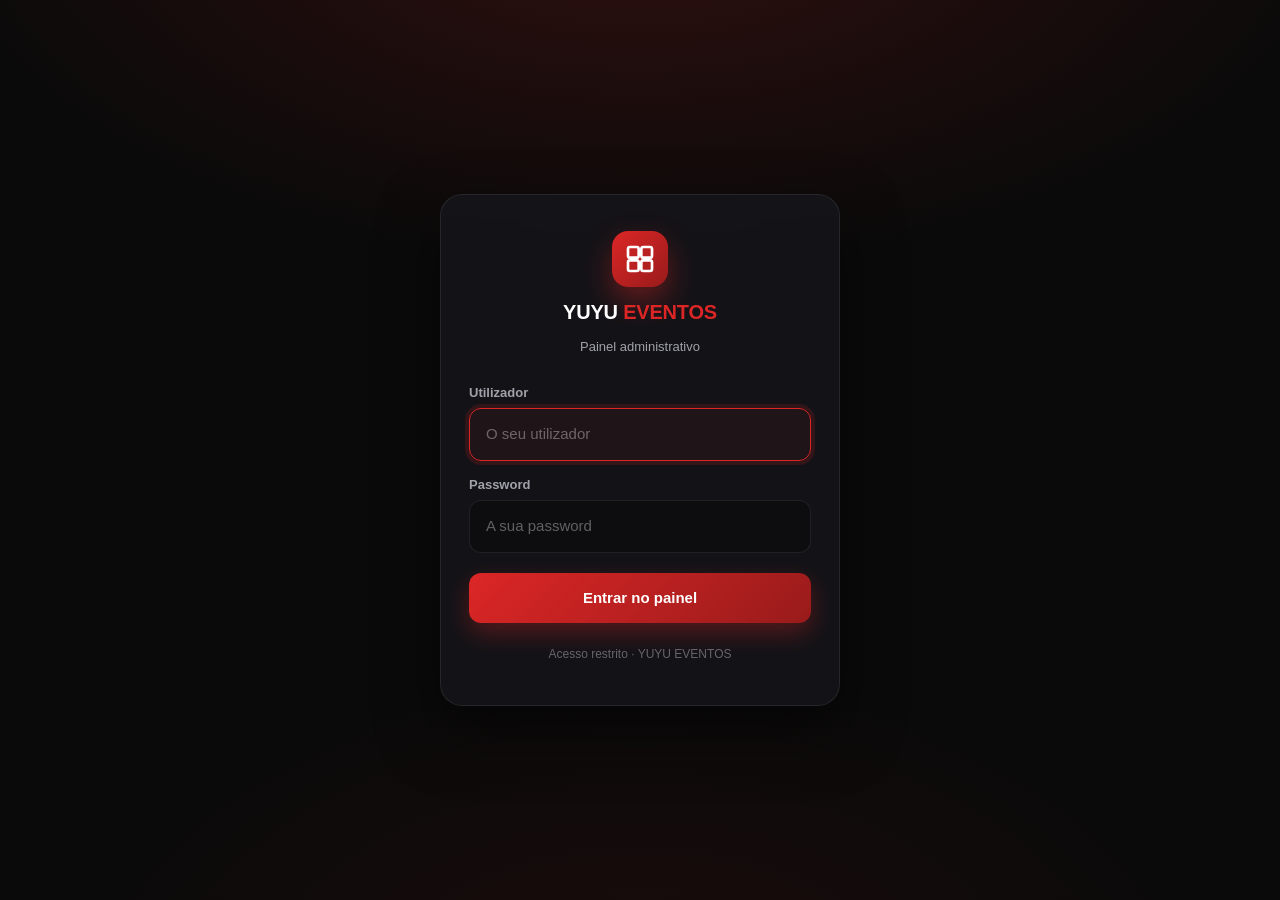
<file: admin/eventos.html>
<!DOCTYPE html>
<html lang="pt">
<head>
  <meta charset="UTF-8">
  <meta name="viewport" content="width=device-width, initial-scale=1, viewport-fit=cover">
  <meta name="theme-color" content="#0a0a0a">
  <title>Eventos · Painel YUYU EVENTOS</title>
  <link rel="stylesheet" href="admin.css">
</head>
<body>

  <header class="admin-header">
    <div class="admin-header-inner">
      <div class="admin-brand">
        <svg class="admin-brand-icon" viewBox="0 0 24 24" aria-hidden="true">
          <rect x="3" y="3" width="8" height="8" rx="1.5"></rect>
          <rect x="13" y="3" width="8" height="8" rx="1.5"></rect>
          <rect x="3" y="13" width="8" height="8" rx="1.5"></rect>
          <rect x="13" y="13" width="8" height="8" rx="1.5"></rect>
        </svg>
        <span class="admin-brand-text">YUYU <span class="admin-brand-accent">EVENTOS</span></span>
        <span class="admin-brand-badge">Painel</span>
      </div>
      <nav class="admin-nav">
        <a class="admin-nav-link" href="dashboard.html">Dashboard</a>
        <a class="admin-nav-link is-active" href="eventos.html">Eventos</a>
        <a class="admin-nav-link" href="bilhetes.html">Bilhetes</a>
        <a class="admin-nav-link" href="scanner.html">Scanner</a>
  <a class="admin-nav-link" href="aparencia.html">Aparência</a>
        <a class="admin-nav-link" href="acessos.html">Acessos</a>
      </nav>
      <div class="admin-user">
        <span class="admin-username" id="nomeAdmin">—</span>
        <button type="button" class="admin-logout" id="btnSair">Sair</button>
      </div>
    </div>
  </header>

  <main class="admin-main">

    <h1 class="admin-title">Eventos</h1>
    <p class="admin-subtitle">Cria, edita e gere todos os eventos do YUYU.</p>

    <div class="admin-actions">
      <div class="admin-filters" id="filtros">
        <button type="button" class="admin-filter is-active" data-filter="todos">Todos</button>
        <button type="button" class="admin-filter" data-filter="ativos">Ativos</button>
        <button type="button" class="admin-filter" data-filter="inativos">Inativos</button>
      </div>

      <button type="button" class="btn btn-primary" id="btnNovo">
        <svg width="18" height="18" viewBox="0 0 24 24" fill="none" stroke="currentColor" stroke-width="2.5" stroke-linecap="round" stroke-linejoin="round">
          <path d="M12 5v14"></path><path d="M5 12h14"></path>
        </svg>
        Criar evento
      </button>
    </div>

    <div id="loading" class="admin-loading">A carregar eventos…</div>
    <div id="lista" class="admin-events"></div>

  </main>

  <!-- MODAL DE CRIAR/EDITAR -->
  <div class="admin-modal-backdrop" id="modalBackdrop">
    <div class="admin-modal" role="dialog" aria-modal="true" aria-labelledby="modalTitulo">
      <div class="admin-modal-header">
        <h2 id="modalTitulo">Criar evento</h2>
        <button type="button" class="admin-modal-close" id="modalFechar" aria-label="Fechar">×</button>
      </div>

      <form id="formEvento" enctype="multipart/form-data">
        <div class="admin-modal-body">

          <div class="admin-alert" id="modalAlerta"></div>

          <div class="form-row">
            <label class="form-label" for="nome">Nome do evento *</label>
            <input class="form-input" type="text" id="nome" name="nome" required maxlength="80">
          </div>

          <div class="form-row">
            <label class="form-label" for="descricao">Descrição</label>
            <textarea class="form-textarea" id="descricao" name="descricao" maxlength="500"></textarea>
          </div>

          <div class="form-grid">
            <div class="form-row">
              <label class="form-label" for="data_evento">Data e hora *</label>
              <input class="form-input" type="datetime-local" id="data_evento" name="data_evento" required>
            </div>
            <div class="form-row">
              <label class="form-label" for="categoria">Categoria</label>
              <select class="form-select" id="categoria" name="categoria">
                <option value="musica">Música</option>
                <option value="festas">Festas</option>
                <option value="desporto">Desporto</option>
                <option value="cultura">Cultura</option>
                <option value="outros" selected>Outros</option>
              </select>
            </div>
          </div>

          <div class="form-row">
            <label class="form-label" for="local">Local *</label>
            <input class="form-input" type="text" id="local" name="local" required maxlength="120" placeholder="ex: Xai-Xai, Gaza">
          </div>

          <div class="form-grid">
            <div class="form-row">
              <label class="form-label" for="preco_normal">Preço Normal (MT)</label>
              <input class="form-input" type="number" id="preco_normal" name="preco_normal" min="0" value="0">
            </div>
            <div class="form-row">
              <label class="form-label" for="preco_vip">Preço VIP (MT)</label>
              <input class="form-input" type="number" id="preco_vip" name="preco_vip" min="0" value="0">
            </div>
          </div>

          <div class="form-row">
            <label class="form-label" for="poster">Cartaz do evento</label>
            <label class="form-file" for="poster">
              Toque para escolher uma imagem (JPG, PNG, WEBP)
            </label>
            <input class="form-input" type="file" id="poster" name="poster" accept="image/*" hidden>
            <img class="form-poster-preview" id="posterPreview" alt="Pré-visualização">
          </div>

          <h3 style="margin-top:24px;padding-top:20px;border-top:1px solid rgba(255,255,255,.08);color:#fca5a5;font-size:14px;letter-spacing:.06em;text-transform:uppercase">Empresa organizadora</h3>

          <div class="form-row">
            <label class="form-label" for="empresa_nome">Nome da empresa</label>
            <input class="form-input" type="text" id="empresa_nome" name="empresa_nome" maxlength="120" placeholder="ex: Black Zone Crew">
          </div>

          <div class="form-row">
            <label class="form-label" for="empresa_logo">Logo da empresa (formato cinema)</label>
            <label class="form-file" for="empresa_logo">
              Toque para escolher o logo
            </label>
            <input class="form-input" type="file" id="empresa_logo" name="empresa_logo" accept="image/*" hidden>
            <img class="form-poster-preview" id="empresaLogoPreview" alt="Logo da empresa">
          </div>

          <h3 style="margin-top:24px;padding-top:20px;border-top:1px solid rgba(255,255,255,.08);color:#fca5a5;font-size:14px;letter-spacing:.06em;text-transform:uppercase">Fotos extra</h3>

          <div class="form-row">
            <label class="form-label" for="foto1">Foto extra 1</label>
            <label class="form-file" for="foto1">
              Toque para escolher a foto 1
            </label>
            <input class="form-input" type="file" id="foto1" name="foto1" accept="image/*" hidden>
            <img class="form-poster-preview" id="foto1Preview" alt="Foto 1">
          </div>

          <div class="form-row">
            <label class="form-label" for="foto1_descricao">Descrição da foto 1</label>
            <input class="form-input" type="text" id="foto1_descricao" name="foto1_descricao" maxlength="200" placeholder="ex: Palco principal">
          </div>

          <div class="form-row">
            <label class="form-label" for="foto2">Foto extra 2</label>
            <label class="form-file" for="foto2">
              Toque para escolher a foto 2
            </label>
            <input class="form-input" type="file" id="foto2" name="foto2" accept="image/*" hidden>
            <img class="form-poster-preview" id="foto2Preview" alt="Foto 2">
          </div>

          <div class="form-row">
            <label class="form-label" for="foto2_descricao">Descrição da foto 2</label>
            <input class="form-input" type="text" id="foto2_descricao" name="foto2_descricao" maxlength="200" placeholder="ex: Zona VIP">
          </div>

        </div>

        <div class="admin-modal-footer">
          <button type="button" class="btn" id="modalCancelar"
                  style="background:rgba(255,255,255,.06);color:#fff">Cancelar</button>
          <button type="submit" class="btn btn-primary" id="btnGuardar">Guardar evento</button>
        </div>
      </form>

    </div>
  </div>

  <script src="api.js"></script>
  <script src="eventos.js"></script>

</body>
</html>
</file>
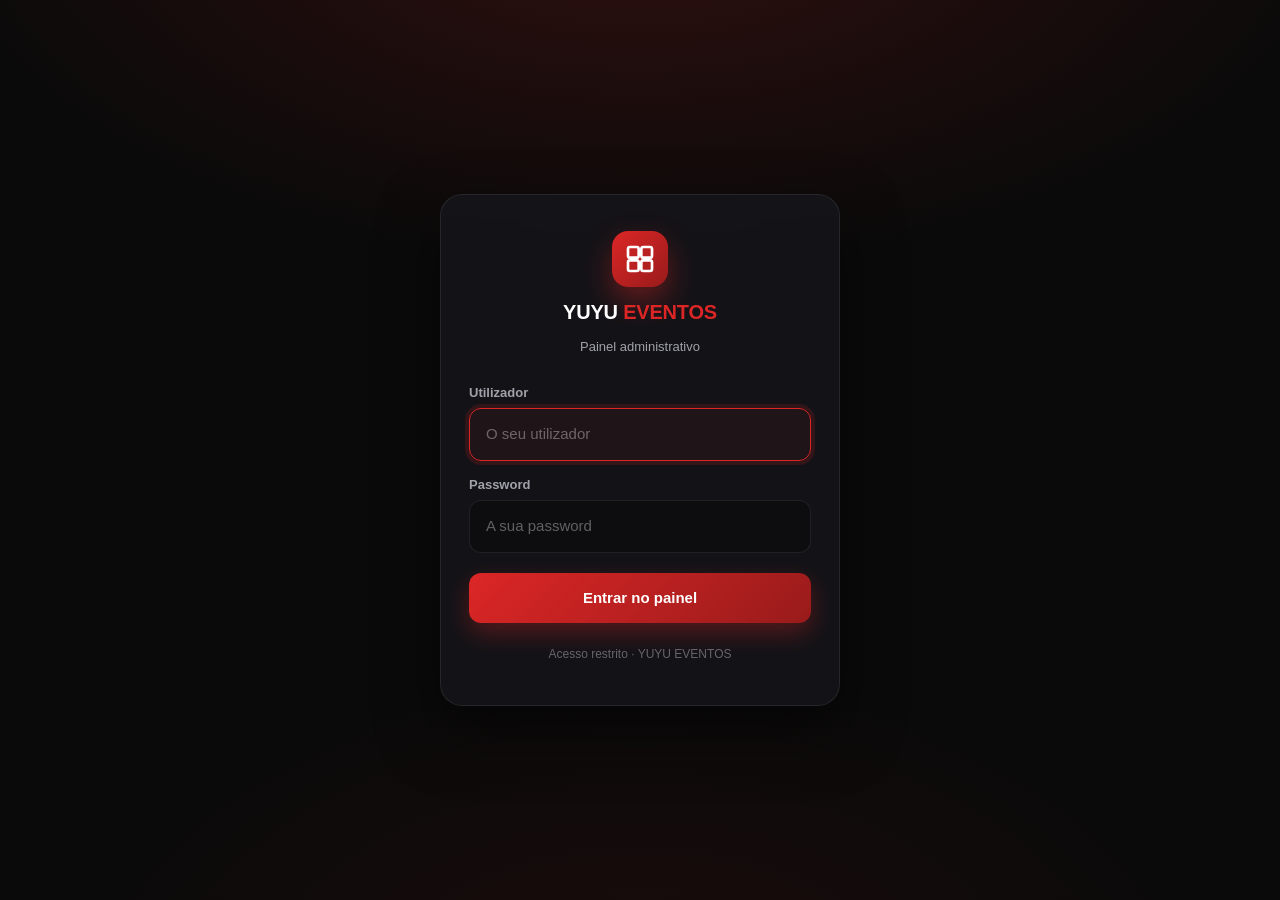
<file: admin/login.html>
<!DOCTYPE html>
<html lang="pt">
<head>
  <meta charset="UTF-8">
  <meta name="viewport" content="width=device-width, initial-scale=1, viewport-fit=cover">
  <meta name="theme-color" content="#0a0a0a">
  <title>Entrar · Painel YUYU EVENTOS</title>
  <link rel="stylesheet" href="admin.css">
</head>
<body class="login-page">

  <div class="login-box">

    <div class="login-brand">
      <div class="login-brand-icon">
        <svg viewBox="0 0 24 24" aria-hidden="true">
          <rect x="3" y="3" width="8" height="8" rx="1.5"></rect>
          <rect x="13" y="3" width="8" height="8" rx="1.5"></rect>
          <rect x="3" y="13" width="8" height="8" rx="1.5"></rect>
          <rect x="13" y="13" width="8" height="8" rx="1.5"></rect>
        </svg>
      </div>
      <div class="login-brand-title">YUYU <span>EVENTOS</span></div>
      <p class="login-brand-sub">Painel administrativo</p>
    </div>

    <form class="login-form" id="loginForm" autocomplete="on">

      <div>
        <label class="login-label" for="username">Utilizador</label>
        <input
          class="login-input"
          type="text"
          id="username"
          name="username"
          placeholder="O seu utilizador"
          autocomplete="username"
          required
          autofocus>
      </div>

      <div>
        <label class="login-label" for="password">Password</label>
        <input
          class="login-input"
          type="password"
          id="password"
          name="password"
          placeholder="A sua password"
          autocomplete="current-password"
          required>
      </div>

      <div class="login-error" id="erro"></div>

      <button type="submit" class="btn btn-primary login-btn" id="btnEntrar">
        Entrar no painel
      </button>

    </form>

    <p class="login-footer">Acesso restrito · YUYU EVENTOS</p>

  </div>

  <script src="api.js"></script>
  <script>
    /* Se já tem token válido, vai directo ao dashboard */
    (async () => {
      if (!Api.getToken()) return;
      try {
        await Api.me();
        location.href = 'dashboard.html';
      } catch (_) {
        Api.clearToken();
        Api.clearAdmin();
      }
    })();

    const form = document.getElementById('loginForm');
    const inputUser = document.getElementById('username');
    const inputPass = document.getElementById('password');
    const btn = document.getElementById('btnEntrar');
    const erro = document.getElementById('erro');

    function mostrarErro(msg) {
      erro.textContent = msg;
      erro.classList.add('is-visible');
    }

    function limparErro() {
      erro.textContent = '';
      erro.classList.remove('is-visible');
    }

    form.addEventListener('submit', async (e) => {
      e.preventDefault();
      limparErro();

      const username = inputUser.value.trim();
      const password = inputPass.value;

      if (!username || !password) {
        mostrarErro('Preenche o utilizador e a password.');
        return;
      }

      btn.disabled = true;
      const textoOriginal = btn.textContent;
      btn.textContent = 'A entrar…';

      try {
        const resp = await Api.login(username, password);

        if (!resp || !resp.ok || !resp.token) {
          throw new Error('Resposta inesperada do servidor.');
        }

        Api.setToken(resp.token);
        Api.setAdmin(resp.admin || { username });

        location.href = 'dashboard.html';

      } catch (err) {
        if (err.status === 401) {
          mostrarErro('Credenciais inválidas.');
        } else if (err.message && err.message.includes('Failed to fetch')) {
          mostrarErro('Não foi possível contactar o servidor.');
        } else {
          mostrarErro(err.message || 'Erro ao entrar.');
        }
        btn.disabled = false;
        btn.textContent = textoOriginal;
      }
    });
  </script>

</body>
</html>
</file>
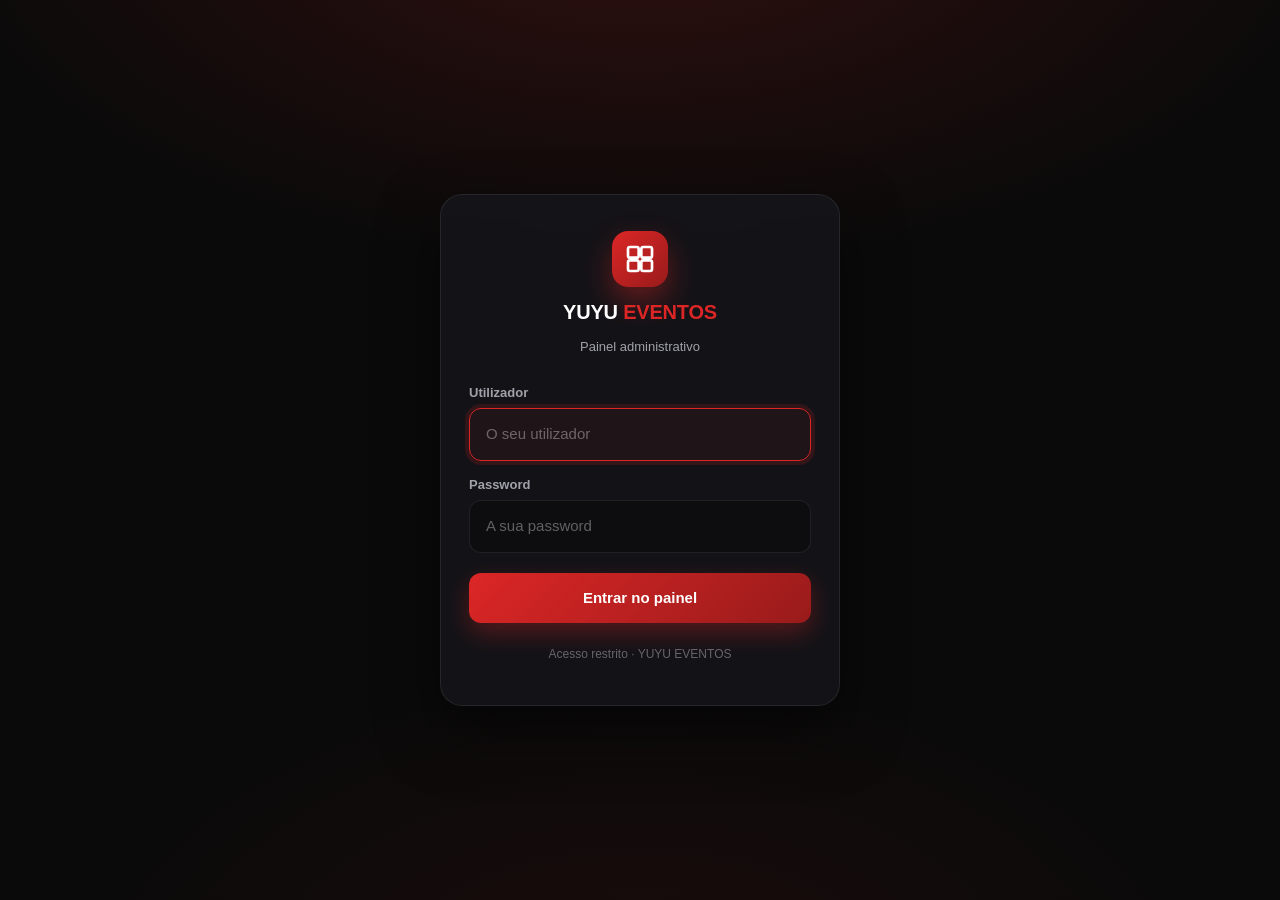
<file: admin/scanner.html>
<!DOCTYPE html>
<html lang="pt">
<head>
  <meta charset="UTF-8">
  <meta name="viewport" content="width=device-width, initial-scale=1, viewport-fit=cover">
  <meta name="theme-color" content="#0a0a0a">
  <title>Scanner · Painel YUYU EVENTOS</title>
  <link rel="stylesheet" href="admin.css?v=3">
</head>
<body>

  <header class="admin-header">
    <div class="admin-header-inner">
      <div class="admin-brand">
        <svg class="admin-brand-icon" viewBox="0 0 24 24" aria-hidden="true">
          <rect x="3" y="3" width="8" height="8" rx="1.5"></rect>
          <rect x="13" y="3" width="8" height="8" rx="1.5"></rect>
          <rect x="3" y="13" width="8" height="8" rx="1.5"></rect>
          <rect x="13" y="13" width="8" height="8" rx="1.5"></rect>
        </svg>
        <span class="admin-brand-text">YUYU <span class="admin-brand-accent">EVENTOS</span></span>
        <span class="admin-brand-badge">Scanner</span>
      </div>
      <nav class="admin-nav">
        <a class="admin-nav-link" href="dashboard.html">Dashboard</a>
        <a class="admin-nav-link" href="eventos.html">Eventos</a>
        <a class="admin-nav-link" href="bilhetes.html">Bilhetes</a>
        <a class="admin-nav-link is-active" href="scanner.html">Scanner</a>
        <a class="admin-nav-link" href="aparencia.html">Aparência</a>
        <a class="admin-nav-link" href="acessos.html">Acessos</a>
        <a class="admin-nav-link" href="armazenamento.html">Armazenamento</a>
      </nav>
      <div class="admin-user">
        <span class="admin-username" id="nomeAdmin">—</span>
        <button type="button" class="admin-logout" id="btnSair">Sair</button>
      </div>
    </div>
  </header>

  <main class="admin-main">

    <h1 class="admin-title">Scanner</h1>
    <p class="admin-subtitle">Leia QR ou código de barras para validar a entrada.</p>

    <div class="scanner-layout">

      <!-- Coluna esquerda: câmara -->
      <div>
        <div class="scanner-view" id="view">
          <video id="video" playsinline muted></video>

          <div class="scanner-placeholder" id="placeholder">
            <div>
              <svg viewBox="0 0 24 24" aria-hidden="true">
                <rect x="2" y="3" width="20" height="14" rx="2"></rect>
                <path d="M8 21h8M12 17v4"></path>
              </svg>
              <p>Toca em <strong>Iniciar scanner</strong> para abrir a câmara.</p>
            </div>
          </div>

          <div class="scanner-frame" id="frame" style="display:none">
            <div class="scanner-frame-inner"></div>
          </div>

          <div class="scanner-feedback" id="feedback">
            <div class="scanner-feedback-card">
              <div class="scanner-feedback-icon" id="fbIcon">
                <svg viewBox="0 0 24 24" aria-hidden="true">
                  <path d="M20 6L9 17l-5-5"></path>
                </svg>
              </div>
              <h2 class="scanner-feedback-title" id="fbTitulo">—</h2>
              <p class="scanner-feedback-msg" id="fbMensagem">—</p>
              <div class="scanner-feedback-info" id="fbInfo" style="display:none"></div>
            </div>
          </div>
        </div>
      </div>

      <!-- Coluna direita: painel -->
      <div class="scanner-panel">

        <div class="scanner-stats">
          <div class="scanner-stat">
            <div class="scanner-stat-num" id="statTotal">0</div>
            <div class="scanner-stat-lbl">Lidos</div>
          </div>
          <div class="scanner-stat">
            <div class="scanner-stat-num" id="statValidos" style="color:#86efac">0</div>
            <div class="scanner-stat-lbl">Válidos</div>
          </div>
        </div>

        <div class="scanner-buttons">
          <button type="button" class="scanner-btn scanner-btn-start" id="btnIniciar">
            <svg viewBox="0 0 24 24" aria-hidden="true">
              <circle cx="12" cy="12" r="10"></circle>
              <path d="M10 8l6 4-6 4z"></path>
            </svg>
            Iniciar scanner
          </button>

          <button type="button" class="scanner-btn scanner-btn-stop" id="btnParar" style="display:none">
            <svg viewBox="0 0 24 24" aria-hidden="true">
              <rect x="6" y="6" width="12" height="12" rx="2"></rect>
            </svg>
            Parar
          </button>
        </div>

        <div class="scanner-manual">
          <h3>Entrada manual</h3>
          <form id="formManual">
            <input type="text" id="inputManual" placeholder="YUYU-XXXXX-XXXXX" autocomplete="off" spellcheck="false">
            <button type="submit">Validar</button>
          </form>
        </div>

        <div class="scanner-history">
          <div class="scanner-history-head">
            <h3>Últimas leituras</h3>
            <div class="scanner-history-controls" id="histControls">
              <button type="button" class="scanner-history-btn" id="btnSelecionar" style="display:none">Selecionar</button>
              <button type="button" class="scanner-history-btn is-danger" id="btnEliminarSel" style="display:none">Eliminar (0)</button>
              <button type="button" class="scanner-history-btn" id="btnCancelarSel" style="display:none">Cancelar</button>
              <button type="button" class="scanner-history-btn" id="btnLimpar" style="display:none">Limpar tudo</button>
            </div>
          </div>
          <div id="histLista">
            <div class="scanner-history-empty">Sem leituras ainda.</div>
          </div>
        </div>
        </div>

      </div>

    </div>

  </main>

  <script src="api.js?v=3"></script>
  <script src="scanner.js?v=4"></script>

</body>
</html>
</file>
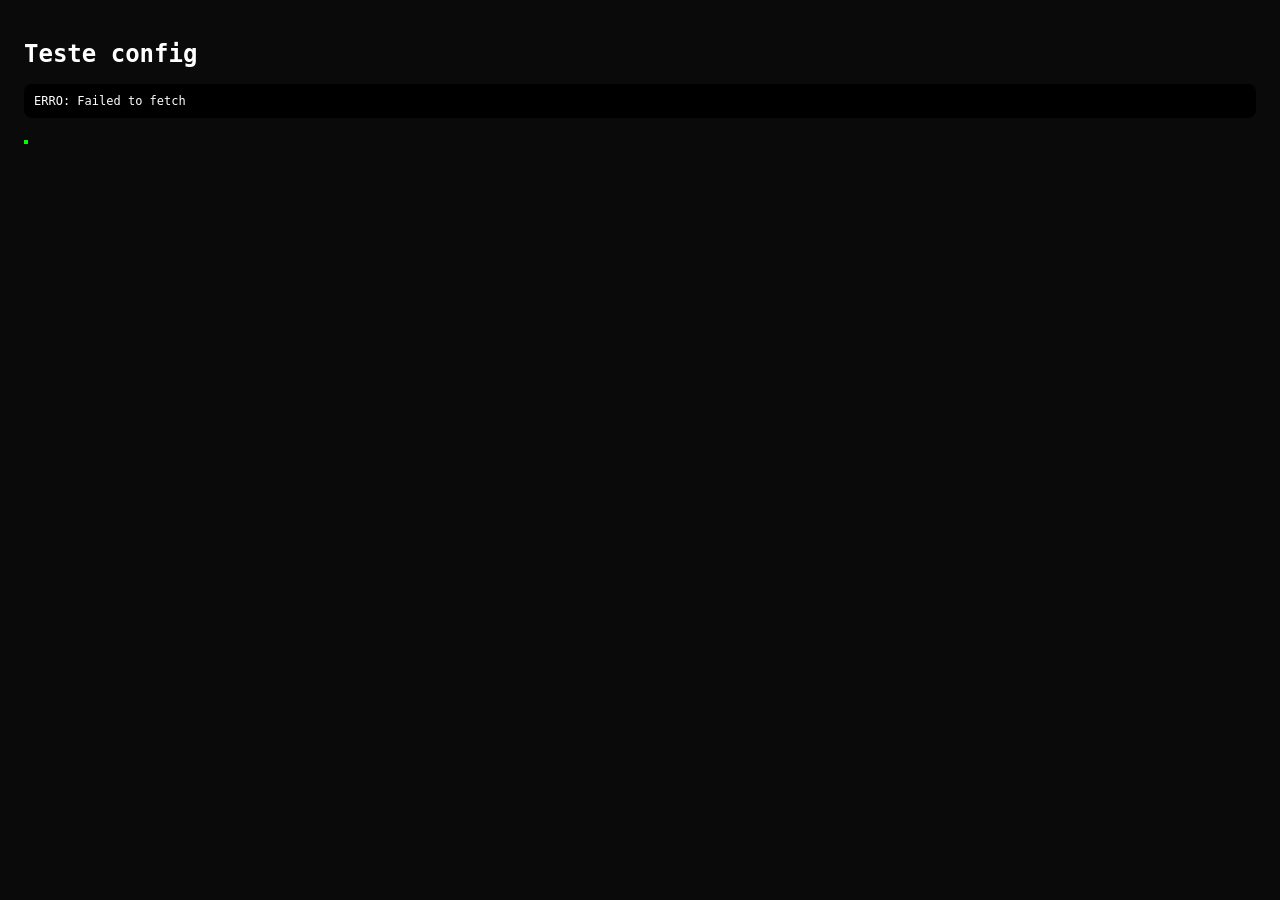
<file: admin/teste-config.html>
<!DOCTYPE html>
<html>
<head>
<meta charset="UTF-8">
<meta name="viewport" content="width=device-width, initial-scale=1">
<title>Teste config</title>
<style>
body{font-family:monospace;background:#0a0a0a;color:#fff;padding:16px;font-size:12px}
img{max-width:100%;border:2px solid lime;margin:10px 0}
pre{background:#000;padding:10px;border-radius:8px;overflow-x:auto}
</style>
</head>
<body>
<h1>Teste config</h1>
<pre id="out">A carregar…</pre>
<img id="img" alt="">

<script src="api.js"></script>
<script>
(async () => {
  const out = document.getElementById('out');
  try {
    const r = await Api.get('/api/admin/config');
    out.textContent = JSON.stringify(r.config.hero, null, 2);

    if (r.config.hero && r.config.hero.imagem_url) {
      document.getElementById('img').src = r.config.hero.imagem_url;
    } else {
      out.textContent += '\n\nSEM IMAGEM_URL';
    }
  } catch (e) {
    out.textContent = 'ERRO: ' + e.message;
  }
})();
</script>
</body>
</html>
</file>
<file: style.css>
/* ===== SISTEMA DE TEMAS ===== */
:root,
html[data-tema="vermelho"] {
  --cor-primaria: #dc2626;
  --cor-escura: #7f1d1d;
  --cor-clara: #fca5a5;
  --cor-brilho: rgba(220, 38, 38, .35);
  --rgb-primaria: 220, 38, 38;
  --cor-pulse: rgba(220, 38, 38, 0.75);
}

html[data-tema="laranja"] {
  --cor-primaria: #f97316;
  --cor-escura: #9a3412;
  --cor-clara: #fdba74;
  --cor-brilho: rgba(249, 115, 22, .35);
  --rgb-primaria: 249, 115, 22;
}

html[data-tema="castanho"] {
  --cor-primaria: #a16207;
  --cor-escura: #713f12;
  --cor-clara: #fde047;
  --cor-brilho: rgba(161, 98, 7, .35);
  --rgb-primaria: 161, 98, 7;
}



html[data-tema="azul"] {
  --cor-primaria: #2563eb;
  --cor-escura: #1e3a8a;
  --cor-clara: #93c5fd;
  --cor-brilho: rgba(37, 99, 235, .35);
  --rgb-primaria: 37, 99, 235;
}

:root {
  --bg: #070707;
  --card: #111111;
  --card-2: #151515;
  --border: #252525;
  --red: var(--cor-primaria, #dc2626);
  --white: #ffffff;
  --muted: #929292;
}

* {
  box-sizing: border-box;
  margin: 0;
  padding: 0;
}

html {
  scroll-behavior: smooth;
}

body {
  background: var(--bg);
  color: var(--white);
  font-family: Arial, Helvetica, sans-serif;
  line-height: 1.5;
}

a {
  color: inherit;
  text-decoration: none;
  border-radius: 999px;
  padding: 6px 14px;
}

button,
input {
  font: inherit;
}

/* HEADER */

.site-header {
  height: 70px;
  padding: 0 6%;
  display: flex;
  align-items: center;
  justify-content: space-between;
  border-bottom: 1px solid #1e1e1e;
  background: #070707;
  position: sticky;
  top: 0;
  z-index: 100;
}

.logo {
  display: flex;
  align-items: baseline;
  gap: 8px;
}

.logo span {
  font-size: 25px;
  font-weight: 900;
  letter-spacing: -1.5px;
}

.logo span b {
  color: var(--red);
}

.logo span i {
  color: white;
  font-style: normal;
}

.logo small {
  color: #aaa;
  font-size: 10px;
  font-weight: 800;
  letter-spacing: 2px;
}

.desktop-nav {
  display: flex;
  gap: 5px;
  align-items: center;
}

.desktop-nav a {
  color: #999;
  padding: 9px 13px;
  border-radius: 6px;
  font-size: 13px;
  font-weight: 700;
}

.desktop-nav a:hover,
.desktop-nav a.active {
  color: white;
  background: #151515;
}

.desktop-nav a:last-child {
  background: var(--red);
  color: white;
  margin-left: 5px;
}

.menu-toggle {
  display: none;
  width: 42px;
  height: 40px;
  background: #111;
  border: 1px solid #292929;
  border-radius: 7px;
  padding: 9px;
}

.menu-toggle span {
  display: block;
  height: 2px;
  background: white;
  margin: 5px 0;
}

/* MOBILE MENU */

.mobile-menu {
  display: none;
}

/* HERO */

.hero {
  max-width: 1180px;
  margin: auto;
  padding: 70px 6% 55px;
}

.hero-content {
  max-width: 850px;
  border-left: 4px solid var(--red);
  padding: 5px 0 8px 35px;
}

.hero-label,
.section-label {
  display: block;
  color: var(--red);
  font-size: 11px;
  font-weight: 900;
  letter-spacing: 2px;
  margin-bottom: 13px;
}

.hero h1 {
  max-width: 780px;
  font-size: clamp(44px, 7vw, 76px);
  line-height: .96;
  letter-spacing: -4px;
  font-weight: 900;
}

.hero h1 strong {
  display: block;
  color: var(--red);
}

.hero p {
  max-width: 570px;
  color: #999;
  margin: 23px 0;
  font-size: 16px;
}

/* SEARCH */

.search-box {
  max-width: 610px;
  height: 50px;
  display: flex;
  border: 1px solid #303030;
  background: #101010;
  border-radius: 7px;
  overflow: hidden;
}

.search-box input {
  flex: 1;
  min-width: 0;
  border: 0;
  outline: 0;
  background: transparent;
  color: white;
  padding: 0 15px;
}

.search-box input::placeholder {
  color: #666;
}

.search-box button {
  border: 0;
  background: var(--red);
  color: white;
  padding: 0 19px;
  font-weight: 800;
  cursor: pointer;
}

.hero-button,
.hero-button:visited,
.hero-button:hover,
.hero-button:active {
  display: inline-block;
  margin-top: 14px;
  background: var(--red) !important;
  color: #fff !important;
  padding: 11px 17px;
  border-radius: 6px;
  font-size: 13px;
  font-weight: 900;
  text-decoration: none;
}

/* SECTIONS */

.section {
  max-width: 1180px;
  margin: auto;
  padding: 35px 6%;
}

.section-heading {
  display: flex;
  justify-content: space-between;
  align-items: end;
  margin-bottom: 18px;
}

.section-heading h2 {
  font-size: 27px;
  letter-spacing: -1px;
}

.see-all {
  color: #bbb;
  font-size: 12px;
  font-weight: 800;
  border-bottom: 1px solid var(--red);
  padding-bottom: 3px;
}

/* EVENTS */

.events-grid {
  display: grid;
  grid-template-columns: repeat(2, 1fr);
  gap: 15px;
}

.event-card {
  display: grid;
  grid-template-columns: 190px 1fr;
  min-height: 205px;
  background: var(--card);
  border: 1px solid var(--border);
  border-radius: 9px;
  overflow: hidden;
  transition: .2s;
}

.event-card:hover {
  border-color: #444;
  transform: translateY(-2px);
}

.event-image {
  min-height: 205px;
  display: flex;
  align-items: end;
  padding: 14px;
  background:
    linear-gradient(145deg, #252525, #0d0d0d);
  position: relative;
}

.event-image::before {
  content: "";
  position: absolute;
  width: 80px;
  height: 80px;
  border: 14px solid var(--red);
  border-radius: 50%;
  top: 35px;
  left: 40px;
  opacity: .8;
}

.event-image span {
  position: relative;
  z-index: 2;
  color: white;
  font-size: 9px;
  font-weight: 900;
  letter-spacing: 1px;
}

.event-info {
  padding: 19px;
  display: flex;
  flex-direction: column;
}

.event-category {
  color: var(--red);
  font-size: 10px;
  font-weight: 900;
  text-transform: uppercase;
  letter-spacing: 1px;
}

.event-info h3 {
  font-size: 20px;
  margin: 7px 0 8px;
  line-height: 1.1;
}

.event-meta {
  color: #777;
  font-size: 12px;
}

.event-bottom {
  margin-top: auto;
  padding-top: 15px;
  display: flex;
  justify-content: space-between;
  align-items: center;
}

.event-bottom strong {
  font-size: 15px;
}

.event-bottom a {
  background: #202020;
  padding: 8px 11px;
  border-radius: 5px;
  font-size: 10px;
  font-weight: 900;
}

.event-bottom a:hover {
  background: var(--red);
}

/* CATEGORIES */

.categories {
  max-width: 1180px;
  margin: auto;
  padding: 35px 6%;
}

.categories-grid {
  display: grid;
  grid-template-columns: repeat(5, 1fr);
  gap: 10px;
}

.category-card {
  min-height: 120px;
  padding: 17px;
  border: 1px solid #242424;
  background: #101010;
  border-radius: 8px;
  display: flex;
  flex-direction: column;
  justify-content: space-between;
  transition: .2s;
}

.category-card span {
  color: var(--red);
  font-size: 10px;
  font-weight: 900;
}

.category-card h3 {
  font-size: 16px;
}

.category-card:hover {
  border-color: var(--red);
  background: #151515;
}

/* CTA */

.cta-section {
  max-width: 1060px;
  margin: 55px auto 65px;
  padding: 28px 32px;
  border: 1px solid #2a2020;
  border-left: 4px solid var(--red);
  background: #101010;
  display: flex;
  align-items: center;
  justify-content: space-between;
  gap: 25px;
}

.cta-section h2 {
  font-size: 25px;
  line-height: 1.1;
  margin-bottom: 6px;
}

.cta-section p {
  color: #777;
  font-size: 13px;
}

/* FOOTER */

.site-footer {
  border-top: 1px solid #202020;
  padding: 28px 6%;
  background: #050505;
}

.footer-logo {
  display: flex;
  gap: 7px;
  align-items: baseline;
  margin-bottom: 7px;
}

.footer-logo strong {
  color: var(--red);
}

.footer-logo span {
  color: #aaa;
  font-size: 10px;
  font-weight: 800;
  letter-spacing: 1.5px;
}

.site-footer p {
  color: #666;
  font-size: 12px;
}

.footer-links {
  display: flex;
  gap: 14px;
  margin-top: 13px;
}

.footer-links a {
  color: #777;
  font-size: 11px;
}

/* MOBILE */

@media (max-width: 800px) {

  .site-header {
    height: 62px;
    padding: 0 16px;
  }

  .desktop-nav {
    display: none;
  }

  .menu-toggle {
    display: block;
  }

.hero {
    padding: 45px 18px 30px;
  }

  .hero-content {
    padding-left: 22px;
  }

  .hero h1 {
    font-size: 47px;
    letter-spacing: -2.5px;
  }

  .hero p {
    font-size: 14px;
  }

  .section,
  .categories {
    padding-left: 18px;
    padding-right: 18px;
  }

  .events-grid {
    grid-template-columns: 1fr;
  }

  .categories-grid {
    grid-template-columns: repeat(2, 1fr);
  }

  .cta-section {
    margin-left: 18px;
    margin-right: 18px;
    padding: 24px;
    display: block;
  }

  .cta-section .hero-button {
    margin-top: 18px;
  }
}

@media (max-width: 480px) {

  .logo span {
    font-size: 21px;
  }

  .logo small {
    font-size: 8px;
  }

  .hero h1 {
    font-size: 40px;
  }

  .search-box {
    height: 47px;
  }

  .search-box button {
    padding: 0 12px;
    font-size: 12px;
  }

  .event-card {
    grid-template-columns: 115px 1fr;
  }

  .event-image {
    min-height: 175px;
  }

  .event-info {
    padding: 14px;
  }

  .event-info h3 {
    font-size: 16px;
  }

  .event-meta {
    font-size: 11px;
  }

  .categories-grid {
    gap: 8px;
  }

  .category-card {
    min-height: 90px;
  }
}

/* BOTÃO FLUTUANTE DE MENSAGEM */

.floating-message {
  position: fixed;
  right: 20px;
  bottom: 20px;
  z-index: 9999;

  width: 58px;
  height: 58px;

  border: 2px solid var(--cor-primaria, #dc2626);
  border-radius: 50%;

  background: #0b0b0b;
  color: var(--cor-primaria, #dc2626);

  display: flex;
  align-items: center;
  justify-content: center;

  cursor: pointer;

  box-shadow: 0 8px 25px rgba(0, 0, 0, .5);

  transition:
    transform .2s ease,
    background .2s ease,
    box-shadow .2s ease;
}

.floating-message svg {
  width: 25px;
  height: 25px;
}

.floating-message:hover {
  background: var(--cor-primaria, #dc2626);
  color: #ffffff;
  transform: translateY(-3px);
  box-shadow: 0 10px 30px rgba(var(--rgb-primaria, 220, 38, 38), .3);
}

.floating-message:active {
  transform: scale(.94);
}

@media (max-width: 480px) {
  .floating-message {
    width: 52px;
    height: 52px;
    right: 15px;
    bottom: 15px;
  }

  .floating-message svg {
    width: 22px;
    height: 22px;
  }
}

.floating-message {
  overflow: hidden;
  isolation: isolate;
}

.floating-message::before {
  content: "";
  position: absolute;
  width: 90px;
  height: 90px;
  border-radius: 50%;
  background:
    repeating-conic-gradient(
      from 0deg,
      var(--cor-primaria, #dc2626) 0deg 5deg,
      transparent 5deg 13deg
    );
  animation: blackhole-spin 4s linear infinite;
  z-index: -2;
}

.floating-message::after {
  content: "";
  position: absolute;
  width: 34px;
  height: 34px;
  border-radius: 50%;
  background: #000;
  box-shadow:
    0 0 8px var(--cor-primaria, #dc2626),
    0 0 16px rgba(var(--rgb-primaria, 220, 38, 38), .8);
  z-index: -1;
}

.floating-message svg {
  position: relative;
  z-index: 2;
}

@keyframes blackhole-spin {
  from {
    transform: rotate(0deg);
  }

  to {
    transform: rotate(360deg);
  }
}

.footer-links {
  display: flex;
  align-items: center;
  gap: 9px;
  margin-top: 14px;
}

.footer-links a {
  width: 36px;
  height: 36px;
  display: flex;
  align-items: center;
  justify-content: center;
  color: #777;
  background: #101010;
  border: 1px solid #252525;
  border-radius: 50%;
  transition: .2s ease;
}

.footer-links a:hover {
  color: var(--red);
  border-color: var(--red);
  transform: translateY(-2px);
}

.footer-links svg {
  width: 17px;
  height: 17px;
  fill: currentColor;
}

.footer-links a:nth-child(3) svg {
  fill: none;
}

@media (max-width: 480px) {
  .footer-links a {
    width: 34px;
    height: 34px;
  }

  .footer-links svg {
    width: 16px;
    height: 16px;
  }
}

.footer-logo strong b {
  color: var(--red);
  font-style: normal;
}

.footer-logo strong i {
  color: #fff;
  font-style: normal;
}

.footer-logo span {
  color: #fff;
}

.search-box {
  border-radius: 999px;
  overflow: hidden;
}

.search-box input {
  border-radius: 999px 0 0 999px;
}

.search-box button {
  border-radius: 0 999px 999px 0;
}

.search-box {
  border: 2px solid var(--red);
  box-shadow: 0 0 0 1px rgba(var(--rgb-primaria, 220, 38, 38), .15);
}

.search-box:focus-within {
  box-shadow: 0 0 0 2px rgba(var(--rgb-primaria, 220, 38, 38), .18);
}

.search-box {
  position: relative;
  border: none;
  overflow: hidden;
}

.search-box::before {
  content: "";
  position: absolute;
  width: 70px;
  height: 2px;
  background: var(--cor-primaria, #dc2626);
  border-radius: 999px;
  top: 0;
  left: 0;
  z-index: 5;
  animation: search-line 4s linear infinite;
}

@keyframes search-line {
  0% {
    left: 0;
    top: 0;
    width: 70px;
    height: 2px;
  }

  24% {
    left: calc(100% - 70px);
    top: 0;
    width: 70px;
    height: 2px;
  }

  25% {
    left: calc(100% - 2px);
    top: 0;
    width: 2px;
    height: 70px;
  }

  49% {
    left: calc(100% - 2px);
    top: calc(100% - 70px);
    width: 2px;
    height: 70px;
  }

  50% {
    left: calc(100% - 70px);
    top: calc(100% - 2px);
    width: 70px;
    height: 2px;
  }

  74% {
    left: 0;
    top: calc(100% - 2px);
    width: 70px;
    height: 2px;
  }

  75% {
    left: 0;
    top: calc(100% - 70px);
    width: 2px;
    height: 70px;
  }

  99% {
    left: 0;
    top: 0;
    width: 2px;
    height: 70px;
  }

  100% {
    left: 0;
    top: 0;
    width: 70px;
    height: 2px;
  }
}
  50% {
    left: calc(100% - 70px);
    top: calc(100% - 2px);
  }
  75% {
    left: 0;
    top: calc(100% - 2px);
  }
  100% {
    left: 0;
    top: 0;
  }
}

/* Linha vermelha seguindo perfeitamente a curva da pesquisa */
.search-box {
  position: relative;
  border: 2px solid transparent;
  border-radius: 999px;
  overflow: hidden;
  isolation: isolate;
}

.search-box::before {
  content: "";
  position: absolute;
  inset: -2px;
  border-radius: inherit;
  padding: 2px;
  background: conic-gradient(
    from 0deg,
    transparent 0deg 345deg,
    var(--cor-primaria, #dc2626) 345deg 360deg
  );
  -webkit-mask:
    linear-gradient(#000 0 0) content-box,
    linear-gradient(#000 0 0);
  -webkit-mask-composite: xor;
  mask-composite: exclude;
  animation: search-border-spin 3s linear infinite;
  pointer-events: none;
  z-index: 5;
}

@keyframes search-border-spin {
  to {
    transform: rotate(360deg);
  }
}

.search-box input,
.search-box button {
  position: relative;
  z-index: 2;
}


/* CORREÇÃO FINAL DA LINHA DA PESQUISA */
.search-box::before {
  content: "";
  position: absolute;
  inset: 0;
  width: 100%;
  height: 100%;
  border-radius: 999px;
  padding: 2px;
  background: conic-gradient(
    from 0deg,
    transparent 0deg,
    transparent 330deg,
    var(--cor-primaria, #dc2626) 350deg,
    var(--cor-primaria, #dc2626) 360deg
  );
  -webkit-mask:
    linear-gradient(#fff 0 0) content-box,
    linear-gradient(#fff 0 0);
  -webkit-mask-composite: xor;
  mask-composite: exclude;
  animation: search-border 3s linear infinite;
  pointer-events: none;
  z-index: 10;
}

@keyframes search-border {
  to {
    transform: rotate(360deg);
  }
}

.search-box input,
.search-box button {
  position: relative;
  z-index: 11;
}


/* REMOVE EFEITOS ANTIGOS DA LINHA */
.search-box::before {
  content: "";
  position: absolute;
  top: 0;
  left: -70px;
  width: 70px;
  height: 2px;
  background: var(--cor-primaria, #dc2626);
  border-radius: 999px;
  z-index: 20;
  animation: linha-contorno 4s linear infinite;
  pointer-events: none;
}

@keyframes linha-contorno {
  0% {
    left: 0;
    top: 0;
    width: 70px;
    height: 2px;
  }

  23% {
    left: calc(100% - 70px);
    top: 0;
    width: 70px;
    height: 2px;
  }

  25% {
    left: calc(100% - 2px);
    top: 2px;
    width: 2px;
    height: 30px;
  }

  48% {
    left: calc(100% - 2px);
    top: calc(100% - 32px);
    width: 2px;
    height: 30px;
  }

  50% {
    left: calc(100% - 70px);
    top: calc(100% - 2px);
    width: 70px;
    height: 2px;
  }

  73% {
    left: 0;
    top: calc(100% - 2px);
    width: 70px;
    height: 2px;
  }

  75% {
    left: 0;
    top: calc(100% - 32px);
    width: 2px;
    height: 30px;
  }

  98% {
    left: 0;
    top: 0;
    width: 2px;
    height: 30px;
  }

  100% {
    left: 0;
    top: 0;
    width: 70px;
    height: 2px;
  }
}


/* LINHA PEQUENA SEGUINDO O CONTORNO ARREDONDADO */
.search-box::before {
  content: "";
  position: absolute;
  width: 55px;
  height: 2px;
  background: var(--cor-primaria, #dc2626);
  border-radius: 999px;
  top: 0;
  left: 0;
  z-index: 20;
  pointer-events: none;

  offset-path: inset(0 round 999px);
  offset-distance: 0%;
  offset-rotate: auto;
  animation: linha-redonda 4s linear infinite;
}

@keyframes linha-redonda {
  from {
    offset-distance: 0%;
  }

  to {
    offset-distance: 100%;
  }
}


/* Afinar a linha de contorno */
.search-box::before {
  width: 35px;
  height: 1px;
}


.search-box::before {
  width: 48px;
  height: 1px;
}


.search-box::before {
  width: 80px !important;
  height: 2px !important;
  min-width: 80px;
  min-height: 2px;
  background: var(--cor-primaria, #dc2626) !important;
  border-radius: 999px;
}


.search-box::before {
  width: 80px !important;
  height: 1px !important;
  min-width: 80px;
  min-height: 1px;
  border-radius: 0 !important;
}


.search-box::before {
  width: 120px !important;
  min-width: 120px;
  height: 1px !important;
  min-height: 1px;
}


.search-box::before {
  width: 120px !important;
  min-width: 120px;
  height: 1px !important;
  min-height: 1px;
}


/* Brilho suave no botão WhatsApp */
.floating-message {
  box-shadow:
    0 0 8px rgba(var(--rgb-primaria, 220, 38, 38), .35),
    0 0 18px rgba(var(--rgb-primaria, 220, 38, 38), .18),
    0 8px 25px rgba(0, 0, 0, .5);
}

.floating-message:hover {
  box-shadow:
    0 0 10px rgba(var(--rgb-primaria, 220, 38, 38), .5),
    0 0 24px rgba(var(--rgb-primaria, 220, 38, 38), .25),
    0 10px 30px rgba(var(--rgb-primaria, 220, 38, 38), .3);
}


/* Fundo de pessoas na seção principal */
.hero {
  position: relative;
  background:
    linear-gradient(rgba(0, 0, 0, .68), rgba(0, 0, 0, .78)),
    url("imagens/fundo-evento.jpeg") center center / cover no-repeat;
}

.hero-content {
  position: relative;
  z-index: 2;
}


/* Logo SVG YUYU EVENTOS */
.logo {
  display: inline-flex;
  align-items: center;
  gap: 9px;
}

.logo-mark {
  width: 42px;
  height: 36px;
  flex: 0 0 auto;
  color: #fff;
}

.logo > span {
  display: flex;
  flex-direction: column;
  line-height: .9;
}

.logo > span b {
  color: var(--cor-primaria, #dc2626);
}

.logo > span i {
  color: #fff;
  font-style: normal;
}

.logo small {
  align-self: flex-end;
  margin-left: -2px;
}

@media (max-width: 480px) {
  .logo {
    gap: 6px;
  }

  .logo-mark {
    width: 36px;
    height: 31px;
  }
}


/* Mais brilho no EVENTOS do logo */
.logo small {
  color: #fff !important;
  text-shadow:
    0 0 4px rgba(255,255,255,.75),
    0 0 10px rgba(255,255,255,.45),
    0 0 18px rgba(229,9,20,.35);
}

.footer-logo span {
  color: #fff !important;
  text-shadow:
    0 0 4px rgba(255,255,255,.7),
    0 0 10px rgba(255,255,255,.4);
}


/* Hora e localização no topo do hero */
.hero {
  position: relative;
}

.hero-location {
  position: absolute;
  top: 24px;
  right: 28px;
  z-index: 5;
  display: flex;
  align-items: center;
  gap: 7px;
  padding: 8px 13px;
  border: 1px solid rgba(255,255,255,.16);
  border-radius: 999px;
  background: rgba(0,0,0,.38);
  backdrop-filter: blur(8px);
  color: rgba(255,255,255,.78);
  font-size: 12px;
  letter-spacing: .2px;
}

.hero-location-time {
  color: #fff;
  font-weight: 700;
  text-shadow: 0 0 8px rgba(255,255,255,.35);
}

.hero-location-separator {
  color: var(--cor-primaria, #dc2626);
  font-weight: 700;
}

@media (max-width: 600px) {
  .hero-location {
    top: 16px;
    right: 16px;
    padding: 7px 10px;
    font-size: 11px;
  }
}


/* ===== CAIXAS DE EVENTOS ===== */

.event-card {
  overflow: hidden;
}

.event-image {
  position: relative;
  overflow: hidden;
  min-height: 220px;
}

.event-image img {
  display: block;
  width: 100%;
  height: 220px;
  object-fit: cover;
}

.event-info {
  padding: 18px;
}

.event-description {
  margin: 12px 0 16px;
  color: #bdbdbd;
  font-size: 0.92rem;
  line-height: 1.6;
}

.event-meta {
  line-height: 1.5;
}

@media (max-width: 600px) {
  .event-image,
  .event-image img {
    height: 200px;
    min-height: 200px;
  }

  .event-info {
    padding: 15px;
  }

  .event-description {
    font-size: 0.9rem;
    line-height: 1.55;
  }
}


/* ===== TAMANHO CONTROLADO DAS CAIXAS ===== */

.event-card {
  display: flex;
  flex-direction: column;
  overflow: hidden;
}

.event-image {
  width: 100%;
  height: 210px;
  min-height: 210px;
  overflow: hidden;
}

.event-image img {
  width: 100%;
  height: 100%;
  object-fit: cover;
  display: block;
}

.event-info {
  display: flex;
  flex-direction: column;
  padding: 16px;
}

.event-info h3 {
  display: -webkit-box;
  -webkit-box-orient: vertical;
  -webkit-line-clamp: 2;
  overflow: hidden;
}

.event-meta {
  display: -webkit-box;
  -webkit-box-orient: vertical;
  -webkit-line-clamp: 2;
  overflow: hidden;
}

.event-description {
  display: -webkit-box;
  -webkit-box-orient: vertical;
  -webkit-line-clamp: 3;
  overflow: hidden;
  margin: 10px 0 14px;
  line-height: 1.55;
}

.event-bottom {
  margin-top: auto;
}

/* Botão Ver mais da descrição */
.event-description-more {
  display: inline-block;
  margin-top: -8px;
  margin-bottom: 12px;
  color: #fff;
  font-size: 0.85rem;
  font-weight: 600;
  text-decoration: none;
}

.event-description-more:hover {
  text-decoration: underline;
}

@media (max-width: 600px) {
  .event-image {
    height: 190px;
    min-height: 190px;
  }

  .event-description {
    -webkit-line-clamp: 2;
  }
}


/* ===== JANELA DE DETALHES DO EVENTO ===== */

.event-modal {
  position: fixed;
  inset: 0;
  z-index: 9999;
  display: flex;
  align-items: center;
  justify-content: center;
  padding: 20px;
  visibility: hidden;
  opacity: 0;
  transition: opacity .25s ease, visibility .25s ease;
}

.event-modal.active {
  visibility: visible;
  opacity: 1;
}

.event-modal-overlay {
  position: absolute;
  inset: 0;
  background: rgba(0, 0, 0, .72);
}

.event-modal-box {
  position: relative;
  z-index: 2;
  width: min(700px, 100%);
  max-height: 90vh;
  overflow-y: auto;
  background: #fff;
  color: #111;
  border-radius: 18px;
  box-shadow: 0 20px 60px rgba(0,0,0,.35);
}

.event-modal-image {
  width: 100%;
  height: 300px;
  overflow: hidden;
}

.event-modal-image img {
  width: 100%;
  height: 100%;
  object-fit: cover;
  display: block;
}

.event-modal-content {
  padding: 24px;
}

.event-modal-category {
  font-size: .8rem;
  font-weight: 700;
  text-transform: uppercase;
  letter-spacing: .08em;
}

.event-modal-content h2 {
  margin: 8px 0 10px;
  font-size: 1.7rem;
}

.event-modal-meta {
  margin: 0 0 18px;
  font-weight: 600;
}

.event-modal-description {
  line-height: 1.7;
  margin: 0 0 22px;
}

.event-modal-bottom {
  display: flex;
  align-items: center;
  justify-content: space-between;
  gap: 15px;
}

.event-modal-bottom a {
  text-decoration: none;
}

.event-modal-close {
  position: absolute;
  top: 12px;
  right: 12px;
  z-index: 3;
  width: 40px;
  height: 40px;
  border: 0;
  border-radius: 50%;
  background: rgba(0,0,0,.75);
  color: #fff;
  font-size: 28px;
  line-height: 1;
  cursor: pointer;
}

body.modal-open {
  overflow: hidden;
}

@media (max-width: 600px) {
  .event-modal {
    padding: 12px;
  }

  .event-modal-box {
    max-height: 94vh;
    border-radius: 14px;
  }

  .event-modal-image {
    height: 220px;
  }

  .event-modal-content {
    padding: 18px;
  }

  .event-modal-content h2 {
    font-size: 1.4rem;
  }
}


/* ===== CARTAZ DO EVENTO ===== */

.event-image {
  width: 100%;
  height: 240px;
  min-height: 240px;
  display: flex;
  align-items: center;
  justify-content: center;
  overflow: hidden;
  background: #111;
}

.event-image img {
  width: 100%;
  height: 100%;
  object-fit: contain;
  object-position: center center;
  display: block;
}

/* Modal: cartaz centralizado e visível */
.event-modal-image {
  display: flex;
  align-items: center;
  justify-content: center;
  background: #111;
  height: auto;
  max-height: 70vh;
}

.event-modal-image img {
  width: 100%;
  height: auto;
  max-height: 70vh;
  object-fit: contain;
  object-position: center;
}

@media (max-width: 600px) {
  .event-image {
    height: 230px;
    min-height: 230px;
  }
}


/* ===== AJUSTE DO CARTAZ ===== */

.event-image {
  width: 100%;
  height: 240px;
  min-height: 240px;
  overflow: hidden;
  position: relative;
  display: block;
  background: #111;
}

.event-image img {
  width: 100%;
  height: 100%;
  display: block;
  object-fit: cover;
  object-position: center center;
}

@media (max-width: 600px) {
  .event-image {
    height: 220px;
    min-height: 220px;
  }
}


/* ===== BOTÃO VER MAIS ===== */

.event-description-more {
  appearance: none;
  border: 1px solid rgba(255,255,255,.35);
  border-radius: 10px;
  background: rgba(255,255,255,.08);
  color: #fff;
  padding: 10px 16px;
  min-height: 40px;
  display: inline-flex;
  align-items: center;
  justify-content: center;
  gap: 8px;
  font: inherit;
  font-size: .9rem;
  font-weight: 700;
  line-height: 1;
  cursor: pointer;
  text-decoration: none;
  transition:
    background .2s ease,
    border-color .2s ease,
    transform .2s ease,
    box-shadow .2s ease;
}

.event-description-more::after {
  content: "→";
  font-size: 1rem;
  transition: transform .2s ease;
}

.event-description-more:hover {
  background: #fff;
  color: #111;
  border-color: #fff;
  transform: translateY(-1px);
  box-shadow: 0 5px 16px rgba(0,0,0,.18);
}

.event-description-more:hover::after {
  transform: translateX(3px);
}

.event-description-more:active {
  transform: scale(.97);
}

.event-description-more:focus-visible {
  outline: 2px solid #fff;
  outline-offset: 3px;
}

@media (max-width: 600px) {
  .event-description-more {
    width: 100%;
    min-height: 42px;
    padding: 11px 16px;
  }
}


/* ===== VER MAIS — COMPACTO ===== */

.event-description-more {
  width: auto;
  min-width: 0;
  min-height: 0;
  height: 30px;
  padding: 0 9px;
  margin: 4px 0 10px;
  border-radius: 6px;
  gap: 4px;
  font-size: 0.72rem;
  font-weight: 600;
  line-height: 1;
}

.event-description-more::after {
  font-size: 0.75rem;
}

@media (max-width: 600px) {
  .event-description-more {
    width: auto;
    height: 30px;
    padding: 0 9px;
    font-size: 0.72rem;
  }
}


/* ===== PREÇOS NORMAL E VIP ===== */

.event-bottom {
  display: flex;
  align-items: center;
  justify-content: space-between;
  gap: 10px;
}

.event-prices {
  display: flex;
  align-items: center;
  gap: 8px;
}

.event-prices > span {
  display: flex;
  flex-direction: column;
  gap: 2px;
  padding: 5px 8px;
  border-radius: 7px;
  background: rgba(255,255,255,.06);
}

.event-prices small {
  font-size: .62rem;
  opacity: .7;
  line-height: 1;
}

.event-prices strong {
  font-size: .82rem;
  line-height: 1;
}

.price-vip {
  border: 1px solid rgba(255,255,255,.3);
}

.price-vip strong {
  font-size: .84rem;
}

@media (max-width: 600px) {
  .event-bottom {
    gap: 6px;
  }

  .event-prices {
    gap: 5px;
  }

  .event-prices > span {
    padding: 5px 6px;
  }

  .event-prices strong {
    font-size: .76rem;
  }
}


/* Mesma borda para Normal e VIP */
.event-prices > span {
  border: 1px solid rgba(255,255,255,.3);
  box-sizing: border-box;
}


/* Diferenciação visual dos preços */
.price-normal {
  border-color: rgba(80, 170, 255, .65) !important;
}

.price-vip {
  border-color: rgba(255, 190, 60, .75) !important;
}

.price-normal strong {
  color: #7fc4ff;
}

.price-vip strong {
  color: #ffd166;
}


/* ===== VER MAIS COM COR DO CARTAZ ===== */

.event-description-more {
  color: #fff;
  background: var(--poster-color, rgba(255,255,255,.10));
  border-color: var(--poster-color, rgba(255,255,255,.35));
  box-shadow: 0 4px 14px rgba(0,0,0,.12);
}

.event-description-more:hover {
  color: #fff;
  filter: brightness(1.12);
  transform: translateY(-1px);
}

.event-description-more:active {
  filter: brightness(.95);
  transform: scale(.97);
}


/* ===== COR DO CARTAZ NA ÁREA "VER MAIS" ===== */

.event-modal-box {
  border-top: 4px solid var(--poster-color, #fff);
}

.event-modal-category {
  color: var(--poster-color, #fff);
}

.event-modal-close:hover {
  color: var(--poster-color, #fff);
  border-color: var(--poster-color, #fff);
}

.event-modal-link {
  background: var(--poster-color, #222);
  border-color: var(--poster-color, #222);
}

.event-modal-link:hover {
  filter: brightness(1.12);
}


/* ===== VISUALIZADOR DO CARTAZ ===== */

.event-image-viewer {
  position: fixed;
  inset: 0;
  z-index: 99999;
  display: none;
  align-items: center;
  justify-content: center;
  padding: 20px;
  background: rgba(0, 0, 0, .92);
  backdrop-filter: blur(5px);
}

.event-image-viewer.active {
  display: flex;
}

.event-image-viewer img {
  max-width: 96vw;
  max-height: 92vh;
  width: auto;
  height: auto;
  object-fit: contain;
  border-radius: 8px;
  box-shadow: 0 15px 50px rgba(0,0,0,.5);
  cursor: zoom-out;
}

.event-image-viewer-close {
  position: absolute;
  top: 15px;
  right: 15px;
  width: 40px;
  height: 40px;
  border: 1px solid rgba(255,255,255,.35);
  border-radius: 50%;
  background: rgba(0,0,0,.55);
  color: #fff;
  font-size: 25px;
  line-height: 1;
  cursor: pointer;
  z-index: 2;
}

.event-image-viewer-close:hover {
  background: #fff;
  color: #111;
}

body.image-viewer-open {
  overflow: hidden;
}


/* ===== BARRA DE PESQUISA ESPECIAL YUYU ===== */

.search-box {
  position: relative;
  width: 100%;
  max-width: 680px;
  margin: 0 auto;
}

.search-box form {
  position: relative;
  display: flex;
  align-items: center;
  width: 100%;
  padding: 4px;
  border: 1px solid rgba(255,255,255,.16);
  border-radius: 18px;
  background: rgba(255,255,255,.07);
  backdrop-filter: blur(14px);
  box-shadow:
    0 8px 30px rgba(0,0,0,.18),
    inset 0 1px 0 rgba(255,255,255,.08);
  transition: .25s ease;
}

.search-box form:focus-within {
  border-color: rgba(255,255,255,.55);
  background: rgba(255,255,255,.10);
  box-shadow:
    0 0 0 4px rgba(255,255,255,.06),
    0 10px 35px rgba(0,0,0,.24);
  transform: translateY(-1px);
}

.search-box input {
  flex: 1;
  min-width: 0;
  height: 48px;
  padding: 0 14px 0 18px;
  border: 0;
  outline: none;
  background: transparent;
  color: #fff;
  font-size: .95rem;
}

.search-box input::placeholder {
  color: rgba(255,255,255,.58);
  transition: opacity .2s ease;
}

.search-box input:focus::placeholder {
  opacity: .35;
}

.search-box button {
  flex: 0 0 44px;
  width: 44px;
  height: 44px;
  border: 0;
  border-radius: 14px;
  display: flex;
  align-items: center;
  justify-content: center;
  background: #fff;
  color: #111;
  cursor: pointer;
  transition: .22s ease;
}

.search-box button:hover {
  transform: scale(1.05);
  box-shadow: 0 5px 18px rgba(255,255,255,.18);
}

.search-box button:active {
  transform: scale(.94);
}

.search-box button svg {
  width: 19px;
  height: 19px;
}

@media (max-width: 600px) {
  .search-box {
    max-width: none;
  }

  .search-box form {
    border-radius: 15px;
  }

  .search-box input {
    height: 44px;
    font-size: .88rem;
    padding-left: 14px;
  }

  .search-box button {
    width: 40px;
    height: 40px;
    flex-basis: 40px;
    border-radius: 12px;
  }
}


/* Restaurar botão de pesquisa */
.search-box button {
  appearance: none;
  -webkit-appearance: none;
  width: auto;
  min-width: 0;
  height: auto;
  flex: 0 0 auto;
  padding: 9px 14px;
  border: 0;
  border-radius: 8px;
  display: inline-flex;
  align-items: center;
  justify-content: center;
  background: #fff;
  color: #111;
  font-size: .85rem;
  font-weight: 600;
  cursor: pointer;
  box-shadow: none;
  transform: none;
}

.search-box button:hover {
  transform: none;
  box-shadow: none;
  filter: brightness(.94);
}

.search-box button:active {
  transform: none;
}

@media (max-width: 600px) {
  .search-box button {
    width: auto;
    min-width: 0;
    height: auto;
    flex-basis: auto;
    padding: 8px 11px;
    border-radius: 7px;
    font-size: .8rem;
  }
}



.hero::before {
  animation: yuyuHeroMove 14s ease-in-out infinite alternate;
  transform-origin: center;
}

@keyframes yuyuHeroMove {
  0% {
    transform: scale(1);
  }

  100% {
    transform: scale(1.08);
  }
}

/* Mantém o conteúdo acima da imagem */
.hero > * {
  position: relative;
  z-index: 2;
}







/* ===== LOCALIZAÇÃO DO HERO — REGRA FINAL ===== */
.hero-location {
  position: absolute;
  top: 24px;
  right: 28px;
  z-index: 5;
  display: flex;
  align-items: center;
  gap: 7px;
  padding: 8px 13px;
  border: 1px solid rgba(255,255,255,.16);
  border-radius: 999px;
  background: rgba(0,0,0,.38);
  backdrop-filter: blur(8px);
  color: rgba(255,255,255,.78);
  font-size: 12px;
  letter-spacing: .2px;
}

#heroPlace {
  font-size: 1rem;
  font-weight: 400;
  line-height: normal;
  margin: 0;
  transform: none;
  letter-spacing: normal;
}

.hero-location-time {
  color: #fff;
  font-weight: 700;
  text-shadow: 0 0 8px rgba(255,255,255,.35);
}

.hero-location-separator {
  color: var(--cor-primaria, #dc2626);
  font-weight: 700;
}

@media (max-width: 600px) {
  .hero-location {
    top: 16px;
    right: 16px;
    padding: 7px 10px;
    font-size: 11px;
  }

  #heroPlace {
    font-size: 1rem;
  }
}


/* Localização junto ao nome YUYU EVENTOS */




/* Localização do YUYU EVENTOS */
.hero-label::after {
  content: " · Xai-Xai, Gaza" !important;
  display: inline !important;
  font-size: 0.85em;
  font-weight: 600;
  margin-left: 6px;
  color: inherit;
}

/* ===== LINHAS RADIANTES DO WHATSAPP ===== */
.floating-message {
  position: relative;
  isolation: isolate;
}

.floating-message::before,
.floating-message::after {
  content: "";
  position: absolute;
  inset: -8px;
  border: 2px solid rgba(var(--rgb-primaria, 220, 38, 38), .65);
  border-radius: 50%;
  pointer-events: none;
  z-index: -1;
  animation: whatsappRadiance 2s ease-out infinite;
}

.floating-message::after {
  inset: -15px;
  opacity: .45;
  animation-delay: 1s;
}

@keyframes whatsappRadiance {
  0% {
    transform: scale(.82);
    opacity: .8;
  }

  70% {
    transform: scale(1.15);
    opacity: .2;
  }

  100% {
    transform: scale(1.28);
    opacity: 0;
  }
}


/* ===== CORREÇÃO DA BOLA WHATSAPP ===== */
.floating-message {
  position: relative;
  z-index: 20;
  isolation: isolate;
}

.floating-message::before,
.floating-message::after {
  z-index: -1;
}


/* ===== RESTAURAR BOLA WHATSAPP ===== */
.floating-message::before,
.floating-message::after {
  content: none !important;
  display: none !important;
}

.floating-message {
  position: fixed !important;
  z-index: 9999 !important;
  opacity: 1 !important;
  visibility: visible !important;
}



/* ===== CHAT WHATSAPP — ESTILO DE CONVERSA ===== */

.whatsapp-chat {
  position: fixed;
  right: 22px;
  bottom: 94px;
  width: min(370px, calc(100vw - 28px));
  height: 500px;
  display: flex;
  flex-direction: column;

  background: #0b0b0b;
  border: 1px solid rgba(255,255,255,.12);
  border-radius: 22px;
  overflow: hidden;

  box-shadow:
    0 25px 70px rgba(0,0,0,.65),
    0 0 30px rgba(229,9,20,.12);

  z-index: 9998;

  opacity: 0;
  visibility: hidden;
  transform: translateY(18px) scale(.96);
  transition:
    opacity .22s ease,
    transform .22s ease,
    visibility .22s ease;
}

.whatsapp-chat.open {
  opacity: 1;
  visibility: visible;
  transform: translateY(0) scale(1);
}

/* Cabeçalho */

.whatsapp-chat-header {
  min-height: 68px;
  padding: 12px 14px;

  display: flex;
  align-items: center;
  gap: 11px;

  background:
    linear-gradient(135deg, var(--cor-primaria, #dc2626), var(--cor-escura, #7f1d1d));

  color: #fff;
}

.whatsapp-chat-header::before {
  content: "";
  width: 40px;
  height: 40px;
  flex: 0 0 40px;

  border-radius: 50%;
  background: rgba(255,255,255,.16);

  box-shadow: inset 0 0 0 1px rgba(255,255,255,.15);
}

.whatsapp-chat-header > div {
  flex: 1;
}

.whatsapp-chat-header strong {
  display: block;
  font-size: 14px;
  font-weight: 900;
  letter-spacing: .2px;
}

.whatsapp-chat-header span {
  display: block;
  margin-top: 3px;
  font-size: 11px;
  opacity: .82;
}

.whatsapp-chat-header button {
  width: 36px;
  height: 36px;

  display: grid;
  place-items: center;

  border: 0;
  border-radius: 50%;
  background: rgba(0,0,0,.14);

  color: #fff;
  font-size: 25px;
  line-height: 1;

  cursor: pointer;
  transition: .18s ease;
}

.whatsapp-chat-header button:hover {
  background: rgba(0,0,0,.28);
  transform: rotate(90deg);
}

/* Área da conversa */

.whatsapp-chat-body {
  flex: 1;
  display: flex;
  flex-direction: column;

  padding: 18px 14px 12px;

  background:
    radial-gradient(circle at 15% 15%, rgba(229,9,20,.07), transparent 30%),
    #111;

  overflow-y: auto;
}

/* Bolha inicial */

.whatsapp-chat-body p {
  position: relative;

  align-self: flex-start;

  max-width: 82%;
  margin: 0 0 auto;

  padding: 11px 14px;

  border-radius: 4px 15px 15px 15px;

  background: #202020;
  color: rgba(255,255,255,.88);

  font-size: 13px;
  line-height: 1.45;

  box-shadow: 0 3px 10px rgba(0,0,0,.2);
}

.whatsapp-chat-body p::after {
  content: "";
  position: absolute;
  top: 0;
  left: -6px;

  width: 10px;
  height: 10px;

  background: #202020;
  clip-path: polygon(100% 0, 100% 100%, 0 0);
}

/* Área inferior de escrita */

.whatsapp-chat-body::after {
  content: "";
  display: block;
  flex: 1;
  min-height: 18px;
}

#whatsappMessage {
  width: 100%;
  min-height: 48px;
  max-height: 120px;

  box-sizing: border-box;

  padding: 14px 52px 14px 15px;

  resize: none;

  border: 1px solid rgba(255,255,255,.1);
  border-radius: 25px;

  outline: none;

  background: #202020;
  color: #fff;

  font-family: inherit;
  font-size: 13px;
  line-height: 1.35;

  transition: border-color .18s, box-shadow .18s;
}

#whatsappMessage::placeholder {
  color: rgba(255,255,255,.4);
}

#whatsappMessage:focus {
  border-color: rgba(229,9,20,.7);

  box-shadow:
    0 0 0 3px rgba(229,9,20,.08);
}



/* ===== WHATSAPP CHAT — COMPOSER FINAL ===== */

.whatsapp-composer {
  position: relative !important;
  width: 100% !important;
  display: block !important;
  box-sizing: border-box !important;
}

.whatsapp-composer #whatsappMessage {
  display: block !important;
  width: 100% !important;
  min-height: 54px !important;
  max-height: 120px !important;
  margin: 0 !important;
  padding: 14px 58px 14px 16px !important;
  box-sizing: border-box !important;
  resize: none !important;
}

.whatsapp-composer #sendWhatsappMessage {
  position: absolute !important;
  right: 8px !important;
  bottom: 8px !important;
  top: auto !important;
  left: auto !important;

  width: 38px !important;
  height: 38px !important;
  min-width: 38px !important;
  min-height: 38px !important;

  margin: 0 !important;
  padding: 0 !important;

  display: flex !important;
  align-items: center !important;
  justify-content: center !important;

  border: 0 !important;
  border-radius: 50% !important;

  background: var(--cor-primaria, #dc2626) !important;
  color: #fff !important;

  cursor: pointer !important;
  transform: none !important;
  z-index: 10 !important;
}

.whatsapp-composer #sendWhatsappMessage::before {
  content: none !important;
  display: none !important;
}

.whatsapp-composer #sendWhatsappMessage svg {
  display: block !important;
  width: 18px !important;
  height: 18px !important;
  margin: 0 !important;
}

.whatsapp-composer #sendWhatsappMessage:hover {
  transform: scale(1.08) !important;
}

.whatsapp-composer #sendWhatsappMessage:active {
  transform: scale(.94) !important;
}

@media (max-width: 600px) {
  .whatsapp-composer #sendWhatsappMessage {
    right: 8px !important;
    bottom: 8px !important;
  }
}

/* ===== ESPAÇAMENTO ENTRE MENSAGEM E CAMPO ===== */

.whatsapp-chat-body {
  display: flex !important;
  flex-direction: column !important;
  gap: 14px !important;
}

.whatsapp-chat-body > p {
  flex: 0 0 auto !important;
  margin: 0 !important;
}

.whatsapp-composer {
  flex: 0 0 auto !important;
  width: 100% !important;
  margin-top: auto !important;
}

EOFcd ~/YUYU-EVENTOS && cat >> style.css <<'EOF'

/* ===== ESPAÇAMENTO ENTRE MENSAGEM E CAMPO ===== */

.whatsapp-chat-body {
  display: flex !important;
  flex-direction: column !important;
  gap: 14px !important;
}

.whatsapp-chat-body > p {
  flex: 0 0 auto !important;
  margin: 0 !important;
}

.whatsapp-composer {
  flex: 0 0 auto !important;
  width: 100% !important;
  margin-top: auto !important;
}


/* ===== CAMPO WHATSAPP NO FUNDO DO CHAT ===== */

.whatsapp-chat-body {
  position: relative !important;
  display: flex !important;
  flex-direction: column !important;
  padding: 18px 14px 14px !important;
}

.whatsapp-chat-body > p {
  flex: 0 0 auto !important;
  margin: 0 !important;
}

.whatsapp-composer {
  flex: 0 0 auto !important;
  width: 100% !important;
  margin-top: auto !important;
  padding-top: 18px !important;
}


/* ===== CAMPO WHATSAPP NO FUNDO DO CHAT ===== */

.whatsapp-chat-body {
  position: relative !important;
  display: flex !important;
  flex-direction: column !important;
  gap: 18px !important;
  padding: 18px 14px 14px !important;
  min-height: 100% !important;
  box-sizing: border-box !important;
}

.whatsapp-chat-body > p {
  flex: 0 0 auto !important;
  margin: 0 !important;
}

.whatsapp-composer {
  flex: 0 0 auto !important;
  width: 100% !important;
  margin-top: auto !important;
  padding-top: 0 !important;
}


/* ===== POSIÇÃO DEFINITIVA DO COMPOSER ===== */

.whatsapp-chat-body {
  display: flex !important;
  flex-direction: column !important;
  overflow: hidden !important;
  padding: 18px 14px 14px !important;
}

.whatsapp-chat-body > p {
  flex: 0 0 auto !important;
  margin: 0 !important;
}

.whatsapp-chat-body::after {
  display: none !important;
  content: none !important;
}

.whatsapp-composer {
  position: relative !important;
  flex: 0 0 auto !important;
  width: 100% !important;
  margin-top: auto !important;
  padding-top: 12px !important;
}


/* ===== YUYU CHAT — JANELA PRINCIPAL ===== */

.whatsapp-chat {
  position: fixed !important;
  right: 22px !important;
  bottom: 94px !important;

  width: min(370px, calc(100vw - 28px)) !important;
  height: 500px !important;

  display: flex !important;
  flex-direction: column !important;

  background: #0b0b0b !important;
  border: 1px solid rgba(255,255,255,.12) !important;
  border-radius: 22px !important;
  overflow: hidden !important;

  box-shadow:
    0 25px 70px rgba(0,0,0,.65),
    0 0 30px rgba(229,9,20,.12) !important;

  z-index: 9998 !important;

  opacity: 0 !important;
  visibility: hidden !important;
  pointer-events: none !important;

  transform: translateY(18px) scale(.96) !important;

  transition:
    opacity .22s ease,
    transform .22s ease,
    visibility .22s ease !important;
}

.whatsapp-chat.open {
  opacity: 1 !important;
  visibility: visible !important;
  pointer-events: auto !important;
  transform: translateY(0) scale(1) !important;
}

/* Cabeçalho */

.whatsapp-chat-header {
  flex: 0 0 auto !important;
  min-height: 68px !important;
  padding: 12px 14px !important;

  display: flex !important;
  align-items: center !important;
  gap: 11px !important;

  background: linear-gradient(135deg,var(--cor-primaria, #dc2626),var(--cor-escura, #7f1d1d)) !important;
  color: #fff !important;
}

.whatsapp-chat-header > div {
  flex: 1 !important;
}

.whatsapp-chat-header strong {
  display: block !important;
  font-size: 14px !important;
  font-weight: 900 !important;
}

.whatsapp-chat-header span {
  display: block !important;
  margin-top: 3px !important;
  font-size: 11px !important;
  opacity: .82 !important;
}

.whatsapp-chat-header button {
  flex: 0 0 36px !important;
  width: 36px !important;
  height: 36px !important;

  display: grid !important;
  place-items: center !important;

  border: 0 !important;
  border-radius: 50% !important;

  background: rgba(0,0,0,.14) !important;
  color: #fff !important;

  font-size: 25px !important;
  cursor: pointer !important;
}

/* Corpo */

.whatsapp-chat-body {
  flex: 1 1 auto !important;
  min-height: 0 !important;

  display: flex !important;
  flex-direction: column !important;

  padding: 18px 14px 14px !important;

  background:
    radial-gradient(circle at 15% 15%, rgba(229,9,20,.07), transparent 30%),
    #111 !important;

  overflow: hidden !important;
}

/* Mensagem */

.whatsapp-chat-body > p {
  flex: 0 0 auto !important;
  align-self: flex-start !important;

  max-width: 82% !important;
  margin: 0 !important;

  padding: 11px 14px !important;

  border-radius: 4px 15px 15px 15px !important;

  background: #202020 !important;
  color: rgba(255,255,255,.88) !important;

  font-size: 13px !important;
  line-height: 1.45 !important;
}

/* Composer no fundo */

.whatsapp-composer {
  margin-top: auto !important;
  flex: 0 0 auto !important;
}

@media (max-width: 600px) {
  .whatsapp-chat {
    right: 10px !important;
    bottom: 82px !important;
    width: calc(100vw - 20px) !important;
    height: min(500px, calc(100vh - 105px)) !important;
    border-radius: 20px !important;
  }
}


/* ===== CANTOS ARREDONDADOS DAS IMAGENS DOS EVENTOS ===== */

.event-image {
  border-radius: 18px !important;
  overflow: hidden !important;
}

.event-image img {
  width: 100% !important;
  height: 100% !important;
  display: block !important;
  object-fit: cover !important;
  border-radius: 18px !important;
}


/* ===== DIVISÃO VISUAL APÓS O CÍRCULO VERMELHO ===== */

.event-image {
  overflow: hidden;
}

.event-image::before {
  content: "";
  position: absolute;
  top: 0;
  left: 135px;
  width: 55px;
  height: 100%;
  background: rgba(var(--rgb-primaria, 220, 38, 38), 0.18);
  z-index: 1;
  pointer-events: none;
}


/* ===== ÁREA CINZA À ESQUERDA DA DIVISÃO ===== */

.event-image::after {
  left: 0 !important;
  width: 135px !important;
  height: 100% !important;
  top: 0 !important;
  background: rgba(var(--rgb-primaria, 220, 38, 38), 0.18) !important;
  z-index: 1 !important;
  pointer-events: none !important;
}


/* ===== CONTADOR REGRESSIVO NO CÍRCULO ===== */

.event-countdown {
  position: absolute;
  top: 35px;
  left: 40px;
  width: 108px;
  height: 108px;
  z-index: 3;
  display: grid;
  place-items: center;
}

.countdown-ring {
  width: 80px;
  height: 80px;
  border: 14px solid var(--red);
  border-radius: 50%;
  display: flex;
  flex-direction: column;
  align-items: center;
  justify-content: center;
  box-sizing: border-box;
  background: rgba(0,0,0,.18);
  box-shadow: 0 4px 18px rgba(0,0,0,.25);
}

.countdown-number {
  color: #fff;
  font-size: 18px;
  line-height: 1;
  font-weight: 900;
  letter-spacing: -.5px;
}

.countdown-ring small {
  margin-top: 3px;
  color: rgba(255,255,255,.75);
  font-size: 7px;
  font-weight: 800;
  letter-spacing: 1px;
}

.event-image::before {
  display: none !important;
}


/* ===== LOCALIZAÇÃO DO HERO — TAMANHO MENOR ===== */

.hero-location {
  font-size: 11px !important;
}

.hero-location-time,
.hero-location-separator,
#heroPlace {
  font-size: 11px !important;
}


/* Curvatura do botão Ver mais da descrição */
.event-description-more {
  border-radius: 999px !important;
  padding: 8px 18px !important;
  display: inline-block !important;
  overflow: hidden;
}


/* Relógio de evento pendente */
.event-image {
  position: relative;
}

.event-pending-clock {
  position: absolute;
  top: 10px;
  left: 10px;
  width: 32px;
  height: 32px;
  z-index: 5;
  display: flex;
  align-items: center;
  justify-content: center;
  border-radius: 50%;
  background: rgba(0, 0, 0, 0.72);
  backdrop-filter: blur(4px);
}

.event-pending-clock svg {
  width: 19px;
  height: 19px;
  fill: none;
  stroke: #fff;
  stroke-width: 2;
  stroke-linecap: round;
  stroke-linejoin: round;
}


/* Relógio + texto Pendente */
.event-pending {
  position: absolute;
  top: 10px;
  left: 10px;
  z-index: 5;
  display: flex;
  align-items: center;
  gap: 6px;
  padding: 6px 10px 6px 7px;
  border-radius: 999px;
  background: rgba(0, 0, 0, 0.72);
  color: #fff;
  font-size: 11px;
  font-weight: 700;
  line-height: 1;
  backdrop-filter: blur(4px);
}

.event-pending svg {
  width: 18px;
  height: 18px;
  flex-shrink: 0;
  fill: none;
  stroke: #fff;
  stroke-width: 2;
  stroke-linecap: round;
  stroke-linejoin: round;
}




/* Tamanho dos ícones sociais no rodapé */
.footer-links svg {
  width: 19px !important;
  height: 19px !important;
}

@media (max-width: 480px) {
  .footer-links svg {
    width: 18px !important;
    height: 18px !important;
  }
}


/* Botões sociais do rodapé */
.footer-links button {
  width: 36px;
  height: 36px;
  display: flex;
  align-items: center;
  justify-content: center;
  padding: 0;
  color: #777;
  background: #101010;
  border: 1px solid #252525;
  border-radius: 50%;
  cursor: pointer;
}

.footer-links button svg {
  width: 17px;
  height: 17px;
  fill: currentColor;
}

.footer-links button:nth-child(3) svg {
  fill: none;
}


/* Faixa vermelha de baixa opacidade na caixa do evento */
.event-side-bar {
  position: absolute;
  top: 0;
  left: 135px;
  width: 55px;
  height: 100%;
  background: rgba(var(--rgb-primaria, 220, 38, 38), 0.18);
  z-index: 2;
  pointer-events: none;
}

/* Área esquerda vermelha da caixa do evento */
.event-side-area {
  position: absolute;
  top: 0;
  left: 0;
  width: 135px;
  height: 100%;
  background: rgba(var(--rgb-primaria, 220, 38, 38), 0.18);
  z-index: 1;
  pointer-events: none;
}


/* CORREÇÃO BOTÃO DA JANELA ESPECIAL */
.cta-section > .hero-button {
  display: inline-flex !important;
  align-items: center !important;
  justify-content: center !important;
  background: var(--cor-primaria, #dc2626) !important;
  color: #ffffff !important;
  border: 0 !important;
  padding: 12px 22px !important;
  border-radius: 999px !important;
  font-size: 13px !important;
  font-weight: 900 !important;
  text-decoration: none !important;
  opacity: 1 !important;
  visibility: visible !important;
}

.cta-section > .hero-button:hover,
.cta-section > .hero-button:visited,
.cta-section > .hero-button:active {
  background: var(--cor-primaria, #dc2626) !important;
  color: #ffffff !important;
}

/* BOTÃO VER EVENTOS — CAMADA SUPERIOR */
.cta-section {
  position: relative !important;
}

.cta-section > .hero-button {
  position: relative !important;
  z-index: 20 !important;
  background: var(--cor-primaria, #dc2626) !important;
  color: #fff !important;
  opacity: 1 !important;
  visibility: visible !important;
  display: inline-flex !important;
}

/* ===== JANELA DE DETALHES DO EVENTO ===== */

.event-detail {
  --poster-color: #151515;

  position: fixed;
  inset: 0;
  z-index: 1000;

  display: none;
  overflow-y: auto;

  background:
    linear-gradient(
      180deg,
      color-mix(in srgb, var(--poster-color) 82%, #000 18%) 0%,
      color-mix(in srgb, var(--poster-color) 48%, #000 52%) 42%,
      #080808 100%
    );

  color: #fff;
}

.event-detail-active {
  display: block;
}

.event-list-hidden {
  display: none;
}

.event-back {
  position: absolute;
  top: 22px;
  left: 20px;

  width: 44px;
  height: 44px;

  border: 0;
  border-radius: 50%;

  display: grid;
  place-items: center;

  background: rgba(0, 0, 0, .28);
  color: #fff;

  cursor: pointer;
  z-index: 5;

  backdrop-filter: blur(8px);
}

.event-back svg {
  width: 24px;
  height: 24px;
  fill: none;
  stroke: currentColor;
  stroke-width: 2;
  stroke-linecap: round;
  stroke-linejoin: round;
}

.event-back:active {
  transform: scale(.94);
}

.event-detail-content {
  width: min(100%, 900px);
  min-height: 100%;

  margin: 0 auto;
  padding: 86px 24px 50px;

  display: flex;
  flex-direction: column;
  align-items: center;
  justify-content: flex-start;
  gap: 30px;
}

.event-detail-poster {
  width: min(72vw, 360px);
  aspect-ratio: 1 / 1;

  overflow: hidden;
  border-radius: 14px;

  box-shadow:
    0 25px 60px rgba(0, 0, 0, .42);
}

.event-detail-poster img {
  width: 100%;
  height: 100%;
  display: block;
  object-fit: cover;
}

.event-detail-info {
  width: min(100%, 620px);
  text-align: center;
}

.event-detail-info .event-category {
  display: inline-block;
  margin-bottom: 8px;
}

.event-detail-info h1 {
  margin: 0;
  font-size: clamp(32px, 8vw, 58px);
  line-height: 1;
}

.event-detail-meta,
.event-detail-location {
  margin: 12px 0 0;
  opacity: .9;
}

.event-detail-description {
  max-width: 600px;
  margin: 22px auto 0;
  line-height: 1.7;
  opacity: .92;
}

.event-detail-prices {
  margin-top: 28px;

  display: flex;
  justify-content: center;
  gap: 14px;
}

.event-detail-prices div {
  min-width: 120px;
  padding: 14px 18px;

  border-radius: 12px;
  background: rgba(0, 0, 0, .25);
  backdrop-filter: blur(8px);
}

.event-detail-prices small {
  display: block;
  opacity: .72;
}

.event-detail-prices strong {
  display: block;
  margin-top: 3px;
  font-size: 20px;
}

@media (min-width: 700px) {

  .event-detail-content {
    padding-top: 100px;
  }

  .event-detail-poster {
    width: min(38vw, 390px);
  }

}

@media (max-width: 480px) {

  .event-back {
    top: 16px;
    left: 14px;
  }

  .event-detail-content {
    padding: 78px 18px 40px;
    gap: 24px;
  }

  .event-detail-poster {
    width: min(78vw, 330px);
    border-radius: 12px;
  }

  .event-detail-prices {
    gap: 10px;
  }

  .event-detail-prices div {
    min-width: 105px;
  }

}

/* ===== CONTROLE DA JANELA DE DETALHE DO EVENTO ===== */

.events-page.event-list-hidden {
  display: none !important;
}

.event-detail {
  display: none !important;
  position: fixed !important;
  inset: 0 !important;
  width: 100% !important;
  min-height: 100vh !important;
  overflow-y: auto !important;
  z-index: 9999 !important;
}

.event-detail.event-detail-active {
  display: block !important;
}

.event-detail-active .event-back {
  display: grid !important;
}

/* O detalhe ocupa a tela inteira */
.event-detail-content {
  min-height: 100vh !important;
  box-sizing: border-box !important;
}


/* ===== MODO DETALHE REAL ===== */

body.evento-detalhe-aberto .events-page {
  display: none !important;
}

body.evento-detalhe-aberto .event-detail {
  display: block !important;
  position: fixed !important;
  inset: 0 !important;
  z-index: 99999 !important;
  overflow-y: auto !important;
}


/* ===== MELHORIAS DO DETALHE — v1 ===== */

/* Poster vertical (proporção de cartaz) */
.event-detail-poster {
  aspect-ratio: 3 / 4 !important;
  width: min(78vw, 380px) !important;
}

@media (min-width: 700px) {
  .event-detail-poster {
    width: min(42vw, 420px) !important;
  }
}

/* VIP com destaque dourado */
.event-detail-prices div {
  transition: transform .2s ease, box-shadow .2s ease;
  border: 1px solid transparent;
}

.event-detail-prices div:last-child {
  border-color: rgba(212, 175, 55, .55);
  background: linear-gradient(135deg,
    rgba(212, 175, 55, .18),
    rgba(212, 175, 55, .06));
  box-shadow: 0 8px 24px rgba(212, 175, 55, .18);
}

.event-detail-prices div:last-child small {
  color: #e7c96a;
  opacity: 1;
  font-weight: 600;
  letter-spacing: .06em;
}

.event-detail-prices div:last-child strong {
  color: #f5de8b;
}

.event-detail-prices div:active {
  transform: scale(.97);
}

/* ===== CTA FIXO — COMPRAR BILHETE ===== */
.event-detail-cta {
  position: fixed;
  left: 0;
  right: 0;
  bottom: 0;
  z-index: 10;

  padding: 14px 20px calc(14px + env(safe-area-inset-bottom, 0px));
  background: linear-gradient(180deg,
    rgba(0, 0, 0, 0) 0%,
    rgba(0, 0, 0, .55) 40%,
    rgba(0, 0, 0, .85) 100%);
  pointer-events: none;
}

.event-detail-buy {
  display: flex;
  align-items: center;
  justify-content: center;
  gap: 10px;

  width: min(100%, 480px);
  margin: 0 auto;
  padding: 16px 22px;

  border-radius: 999px;
  background: linear-gradient(135deg, #d4af37, #b8912a);
  color: #111;
  font-weight: 700;
  font-size: 16px;
  letter-spacing: .02em;
  text-decoration: none;

  box-shadow:
    0 12px 28px rgba(212, 175, 55, .35),
    inset 0 1px 0 rgba(255, 255, 255, .35);

  pointer-events: auto;
  transition: transform .15s ease, box-shadow .15s ease;
}

.event-detail-buy:active {
  transform: scale(.98);
  box-shadow:
    0 6px 18px rgba(212, 175, 55, .3),
    inset 0 1px 0 rgba(255, 255, 255, .35);
}

.event-detail-buy svg {
  width: 20px;
  height: 20px;
  fill: none;
  stroke: currentColor;
  stroke-width: 2;
  stroke-linecap: round;
  stroke-linejoin: round;
}

/* Espaço para o CTA não cobrir o conteúdo */
.event-detail-content {
  padding-bottom: 130px !important;
}

/* ===== AJUSTE DOS PREÇOS — v2 ===== */

/* Normal — esquema azul */
.event-detail-prices div:first-child {
  border-color: rgba(59, 130, 246, .5) !important;
  background: linear-gradient(135deg,
    rgba(59, 130, 246, .18),
    rgba(59, 130, 246, .06)) !important;
  box-shadow: 0 8px 24px rgba(59, 130, 246, .18) !important;
}

.event-detail-prices div:first-child small {
  color: #7eb3ff !important;
  opacity: 1 !important;
  font-weight: 600;
  letter-spacing: .06em;
}

.event-detail-prices div:first-child strong {
  color: #cfe3ff !important;
}

/* VIP — remove a linha amarela ao redor, mantém só o tom dourado */
.event-detail-prices div:last-child {
  border-color: transparent !important;
  border-width: 0 !important;
}

/* ===== AJUSTE FINAL DOS PREÇOS — v3 ===== */

/* Remove completamente a linha/borda amarela do VIP */
.event-detail-prices div:last-child {
  border: 0 !important;
  outline: 0 !important;
  box-shadow: 0 8px 24px rgba(0, 0, 0, .28) !important;
  background: linear-gradient(135deg,
    rgba(212, 175, 55, .16),
    rgba(212, 175, 55, .05)) !important;
}

/* Cantos mais arredondados nas duas caixas */
.event-detail-prices div {
  border-radius: 22px !important;
  padding: 18px 22px !important;
  min-width: 130px !important;
}

/* Cantos mais arredondados nos cards */
.event-detail-poster {
  border-radius: 22px !important;
}

.event-detail-prices {
  gap: 16px !important;
}

/* ===== JANELA DO EVENTO — cantos arredondados ===== */
.event-detail {
  border-radius: 24px !important;
  overflow: hidden !important;
  margin: 8px !important;
  inset: 8px !important;
  width: auto !important;
  height: auto !important;
}

@media (max-width: 480px) {
  .event-detail {
    border-radius: 20px !important;
    margin: 6px !important;
    inset: 6px !important;
  }
}

/* ===== VIP — linha dourada de volta ===== */
.event-detail-prices div:last-child {
  border: 2px solid rgba(212, 175, 55, .7) !important;
  outline: 0 !important;
  box-shadow:
    0 8px 24px rgba(212, 175, 55, .22),
    inset 0 1px 0 rgba(255, 255, 255, .06) !important;
}

/* ===== SUBJANELA DE PAGAMENTO ===== */
.payment-page {
  position: fixed;
  inset: 0;
  z-index: 100000;
  display: none;
  overflow-y: auto;
  background:
    radial-gradient(1200px 600px at 50% -10%, rgba(212, 175, 55, .12), transparent 60%),
    #0b0b0d;
  color: #fff;
}

body.pagamento-aberto .payment-page {
  display: block;
}
body.pagamento-aberto .events-page,
body.pagamento-aberto .event-detail {
  display: none !important;
}

.payment-content {
  width: min(100%, 620px);
  margin: 0 auto;
  padding: 78px 20px 40px;
  box-sizing: border-box;
}

.payment-eyebrow {
  display: inline-block;
  padding: 5px 12px;
  border-radius: 999px;
  background: rgba(212, 175, 55, .15);
  color: #e7c96a;
  font-size: 12px;
  font-weight: 700;
  letter-spacing: .08em;
  text-transform: uppercase;
}

.payment-title {
  margin: 14px 0 4px;
  font-size: clamp(26px, 6vw, 34px);
  line-height: 1.1;
}

.payment-subtitle {
  margin: 0 0 22px;
  opacity: .75;
  font-size: 14px;
}

.payment-step {
  margin: 28px 0 12px;
  font-size: 14px;
  font-weight: 700;
  letter-spacing: .06em;
  text-transform: uppercase;
  opacity: .72;
}

/* Seletor de tipo de bilhete */
.payment-tiers {
  display: grid;
  grid-template-columns: 1fr 1fr;
  gap: 12px;
}

.payment-tier {
  padding: 16px 18px;
  border-radius: 16px;
  border: 2px solid rgba(255, 255, 255, .12);
  background: rgba(255, 255, 255, .04);
  color: #fff;
  text-align: left;
  font: inherit;
  cursor: pointer;
  transition: border-color .18s, background .18s, transform .12s;
}

.payment-tier:active { transform: scale(.98); }

.payment-tier .payment-tier-name {
  display: block;
  font-size: 13px;
  opacity: .75;
  margin-bottom: 4px;
}

.payment-tier .payment-tier-price {
  display: block;
  font-size: 20px;
  font-weight: 800;
}

.payment-tier.is-active {
  border-color: rgba(212, 175, 55, .75);
  background: linear-gradient(135deg,
    rgba(212, 175, 55, .18),
    rgba(212, 175, 55, .04));
  box-shadow: 0 10px 26px rgba(212, 175, 55, .18);
}

/* Métodos */
.payment-methods {
  display: grid;
  gap: 12px;
}

.payment-method {
  display: grid;
  grid-template-columns: auto 1fr auto;
  align-items: center;
  gap: 14px;
  padding: 14px 16px;
  border-radius: 16px;
  background: rgba(255, 255, 255, .045);
  border: 1px solid rgba(255, 255, 255, .07);
}

.payment-method-brand {
  padding: 8px 12px;
  border-radius: 10px;
  font-size: 13px;
  font-weight: 800;
  letter-spacing: .02em;
  color: #fff;
}

.payment-method-brand.e-mola {
  background: linear-gradient(135deg, #ff7a00, #d95400);
  box-shadow: 0 6px 16px rgba(255, 122, 0, .28);
}

.payment-method-brand.m-pesa {
  background: linear-gradient(135deg, #e30613, #a3040d);
  box-shadow: 0 6px 16px rgba(227, 6, 19, .28);
}

.payment-method-info small {
  display: block;
  opacity: .6;
  font-size: 11px;
  text-transform: uppercase;
  letter-spacing: .08em;
}

.payment-method-info strong {
  display: block;
  font-size: 17px;
  letter-spacing: .03em;
  margin-top: 2px;
}

.payment-copy {
  display: grid;
  place-items: center;
  width: 40px;
  height: 40px;
  border: 0;
  border-radius: 12px;
  background: rgba(212, 175, 55, .15);
  color: #e7c96a;
  cursor: pointer;
  transition: transform .12s, background .18s;
}

.payment-copy svg {
  width: 18px;
  height: 18px;
  fill: none;
  stroke: currentColor;
  stroke-width: 2;
  stroke-linecap: round;
  stroke-linejoin: round;
}

.payment-copy:active { transform: scale(.92); }
.payment-copy.is-copied {
  background: rgba(34, 197, 94, .22);
  color: #86efac;
}

/* Titular */
.payment-titular {
  display: grid;
  grid-template-columns: 1fr auto;
  align-items: center;
  gap: 12px;
  margin-top: 12px;
  padding: 14px 16px;
  border-radius: 16px;
  background: rgba(255, 255, 255, .045);
  border: 1px solid rgba(255, 255, 255, .07);
}

.payment-titular-info small {
  display: block;
  opacity: .6;
  font-size: 11px;
  text-transform: uppercase;
  letter-spacing: .08em;
}

.payment-titular-info strong {
  display: block;
  font-size: 15px;
  margin-top: 3px;
}

/* Valor a pagar */
.payment-amount {
  margin-top: 12px;
  padding: 18px 20px;
  border-radius: 16px;
  background: linear-gradient(135deg,
    rgba(212, 175, 55, .16),
    rgba(212, 175, 55, .05));
  display: flex;
  align-items: center;
  justify-content: space-between;
}

.payment-amount small {
  font-size: 12px;
  opacity: .8;
  text-transform: uppercase;
  letter-spacing: .08em;
}

.payment-amount strong {
  font-size: 26px;
  color: #f5de8b;
  letter-spacing: .02em;
}

/* Chat hint */
.payment-chat-hint {
  display: grid;
  grid-template-columns: 36px 1fr;
  gap: 10px;
  align-items: flex-start;
  margin-bottom: 14px;
}

.payment-chat-avatar {
  width: 36px;
  height: 36px;
  border-radius: 50%;
  display: grid;
  place-items: center;
  background: linear-gradient(135deg, #d4af37, #b8912a);
  color: #111;
  font-weight: 800;
  font-size: 13px;
}

.payment-chat-bubble {
  padding: 12px 14px;
  border-radius: 4px 14px 14px 14px;
  background: rgba(255, 255, 255, .06);
  border: 1px solid rgba(255, 255, 255, .08);
  font-size: 14px;
  line-height: 1.5;
  opacity: .95;
}

/* Upload */
.payment-upload {
  display: flex;
  flex-direction: column;
  align-items: center;
  justify-content: center;
  gap: 8px;
  padding: 26px 18px;
  border-radius: 18px;
  border: 2px dashed rgba(212, 175, 55, .45);
  background: rgba(212, 175, 55, .05);
  color: #f5de8b;
  cursor: pointer;
  transition: background .18s, border-color .18s;
}

.payment-upload:active {
  background: rgba(212, 175, 55, .12);
}

.payment-upload.has-file {
  display: none;
}

.payment-upload svg {
  width: 26px;
  height: 26px;
  fill: none;
  stroke: currentColor;
  stroke-width: 2;
  stroke-linecap: round;
  stroke-linejoin: round;
}

.payment-upload-text {
  font-size: 14px;
  font-weight: 600;
}

/* Preview */
.payment-preview {
  display: grid;
  grid-template-columns: 64px 1fr auto;
  align-items: center;
  gap: 12px;
  padding: 12px;
  border-radius: 16px;
  background: rgba(34, 197, 94, .08);
  border: 1px solid rgba(34, 197, 94, .3);
}

.payment-preview img {
  width: 64px;
  height: 64px;
  object-fit: cover;
  border-radius: 10px;
  background: #000;
}

.payment-preview-name {
  font-size: 13px;
  word-break: break-all;
  opacity: .9;
}

.payment-preview-remove {
  padding: 8px 12px;
  border: 0;
  border-radius: 10px;
  background: rgba(239, 68, 68, .18);
  color: var(--cor-clara, #fca5a5);
  font-weight: 600;
  font-size: 13px;
  cursor: pointer;
}

/* Botão WhatsApp */
.payment-send {
  display: flex;
  align-items: center;
  justify-content: center;
  gap: 10px;
  width: 100%;
  margin-top: 16px;
  padding: 16px 20px;
  border: 0;
  border-radius: 999px;
  background: linear-gradient(135deg, #25D366, #128C7E);
  color: #fff;
  font-weight: 800;
  font-size: 16px;
  cursor: pointer;
  box-shadow: 0 12px 26px rgba(37, 211, 102, .35);
  transition: transform .12s, box-shadow .18s;
}

.payment-send:active {
  transform: scale(.98);
  box-shadow: 0 6px 18px rgba(37, 211, 102, .28);
}

.payment-send svg {
  width: 20px;
  height: 20px;
  fill: none;
  stroke: currentColor;
  stroke-width: 2;
  stroke-linecap: round;
  stroke-linejoin: round;
}

.payment-note {
  margin: 18px 4px 0;
  text-align: center;
  font-size: 12px;
  opacity: .55;
  line-height: 1.5;
}

/* ===== FUNDO VERMELHO DA SUBJANELA DE PAGAMENTO ===== */
.payment-page {
  background:
    radial-gradient(1200px 600px at 50% -10%, rgba(220, 38, 38, .22), transparent 60%),
    radial-gradient(900px 500px at 50% 110%, rgba(153, 27, 27, .18), transparent 65%),
    #0b0505 !important;
}

/* ===== CHAT DE MENSAGEM NA SUBJANELA DE PAGAMENTO ===== */
.payment-chat {
  display: grid;
  grid-template-columns: 36px 1fr;
  gap: 10px;
  align-items: flex-start;
  margin-bottom: 16px;
}

.payment-chat .payment-chat-avatar {
  width: 36px;
  height: 36px;
  border-radius: 50%;
  display: grid;
  place-items: center;
  background: linear-gradient(135deg, var(--cor-primaria, #dc2626), var(--cor-escura, #7f1d1d));
  color: #fff;
  font-weight: 800;
  font-size: 13px;
  box-shadow: 0 4px 12px rgba(220, 38, 38, .35);
}

.payment-chat-input {
  width: 100%;
  padding: 14px 16px;
  border-radius: 4px 16px 16px 16px;
  border: 1px solid rgba(220, 38, 38, .28);
  background: rgba(220, 38, 38, .06);
  color: #fff;
  font: inherit;
  font-size: 14px;
  line-height: 1.5;
  resize: vertical;
  min-height: 88px;
  outline: none;
  transition: border-color .18s, background .18s, box-shadow .18s;
}

.payment-chat-input::placeholder {
  color: rgba(255, 255, 255, .45);
}

.payment-chat-input:focus {
  border-color: rgba(220, 38, 38, .7);
  background: rgba(220, 38, 38, .1);
  box-shadow: 0 0 0 4px rgba(220, 38, 38, .12);
}

/* O card de dica (passo 2) mantém o tom vermelho para combinar */
.payment-chat-hint .payment-chat-avatar {
  background: linear-gradient(135deg, var(--cor-primaria, #dc2626), var(--cor-escura, #7f1d1d));
  color: #fff;
  box-shadow: 0 4px 12px rgba(220, 38, 38, .35);
}

.payment-chat-hint .payment-chat-bubble {
  border-color: rgba(220, 38, 38, .22);
  background: rgba(220, 38, 38, .06);
}

/* ===== COMPOSER DE CHAT NA SUBJANELA ===== */
.payment-composer {
  display: flex;
  flex-direction: column;
  gap: 10px;
  padding: 10px;
  border-radius: 22px;
  background: rgba(255, 255, 255, .035);
  border: 1px solid rgba(220, 38, 38, .18);
}

/* Preview com X no canto */
.payment-composer-preview {
  position: relative;
  display: flex;
  align-items: center;
  justify-content: flex-start;
  padding: 8px;
}

.payment-composer-preview img {
  width: 92px;
  height: 92px;
  object-fit: cover;
  border-radius: 14px;
  background: #000;
  border: 1px solid rgba(255, 255, 255, .08);
}

.payment-composer-file {
  display: flex;
  align-items: center;
  gap: 10px;
  padding: 12px 14px;
  border-radius: 14px;
  background: rgba(220, 38, 38, .08);
  border: 1px solid rgba(220, 38, 38, .25);
  color: var(--cor-clara, #fca5a5);
  max-width: calc(100% - 40px);
}

.payment-composer-file svg {
  width: 20px;
  height: 20px;
  flex-shrink: 0;
  fill: none;
  stroke: currentColor;
  stroke-width: 2;
  stroke-linecap: round;
  stroke-linejoin: round;
}

.payment-composer-file span {
  font-size: 13px;
  word-break: break-all;
  color: #fff;
  opacity: .9;
}

.payment-composer-remove {
  position: absolute;
  top: 2px;
  left: 84px;
  width: 28px;
  height: 28px;
  border: 0;
  border-radius: 50%;
  display: grid;
  place-items: center;
  background: rgba(15, 15, 18, .9);
  color: #fff;
  font-size: 18px;
  line-height: 1;
  font-weight: 700;
  cursor: pointer;
  box-shadow: 0 3px 10px rgba(0, 0, 0, .5);
  transition: transform .12s, background .18s;
}

.payment-composer-remove:active {
  transform: scale(.9);
  background: rgba(220, 38, 38, .9);
}

/* Barra: + texto ➤ */
.payment-composer-bar {
  display: grid;
  grid-template-columns: 44px 1fr 44px;
  align-items: end;
  gap: 8px;
  padding: 6px;
  border-radius: 999px;
  background: rgba(0, 0, 0, .35);
  border: 1px solid rgba(255, 255, 255, .06);
}

.payment-composer-plus,
.payment-composer-send {
  width: 44px;
  height: 44px;
  border: 0;
  border-radius: 50%;
  display: grid;
  place-items: center;
  cursor: pointer;
  transition: transform .12s, box-shadow .18s, background .18s;
}

.payment-composer-plus {
  background: rgba(220, 38, 38, .18);
  color: var(--cor-clara, #fca5a5);
}

.payment-composer-plus:hover { background: rgba(220, 38, 38, .3); }
.payment-composer-plus:active { transform: scale(.92); }

.payment-composer-plus svg {
  width: 22px;
  height: 22px;
  fill: none;
  stroke: currentColor;
  stroke-width: 2.4;
  stroke-linecap: round;
  stroke-linejoin: round;
}

.payment-composer-send {
  background: linear-gradient(135deg, #25D366, #128C7E);
  color: #fff;
  box-shadow: 0 6px 16px rgba(37, 211, 102, .35);
}

.payment-composer-send:active {
  transform: scale(.92);
  box-shadow: 0 3px 10px rgba(37, 211, 102, .3);
}

.payment-composer-send svg {
  width: 20px;
  height: 20px;
  fill: none;
  stroke: currentColor;
  stroke-width: 2;
  stroke-linecap: round;
  stroke-linejoin: round;
  margin-left: -2px;
}

.payment-composer-input {
  width: 100%;
  padding: 11px 12px;
  border: 0;
  border-radius: 18px;
  background: transparent;
  color: #fff;
  font: inherit;
  font-size: 15px;
  line-height: 1.4;
  resize: none;
  outline: none;
  max-height: 120px;
  min-height: 22px;
  box-sizing: border-box;
}

.payment-composer-input::placeholder {
  color: rgba(255, 255, 255, .4);
}

/* Avatar do hint também fica vermelho */
.payment-chat-hint .payment-chat-avatar {
  background: linear-gradient(135deg, var(--cor-primaria, #dc2626), var(--cor-escura, #7f1d1d)) !important;
  color: #fff !important;
  box-shadow: 0 4px 12px rgba(220, 38, 38, .35) !important;
}

/* ===== Respeitar o atributo [hidden] em todos os elementos ===== */
[hidden] {
  display: none !important;
}

/* ===== CHAT WINDOW — SECÇÃO 2 DA SUBJANELA ===== */
.payment-chat-window {
  display: flex;
  flex-direction: column;
  border-radius: 22px;
  overflow: hidden;
  background: rgba(15, 5, 5, .72);
  border: 1px solid rgba(220, 38, 38, .28);
  box-shadow: 0 20px 40px rgba(0, 0, 0, .35);
}

/* Cabeçalho */
.payment-chat-header {
  display: grid;
  grid-template-columns: 40px 1fr;
  gap: 12px;
  align-items: center;
  padding: 12px 16px;
  background: linear-gradient(135deg, var(--cor-escura, #7f1d1d), var(--cor-escura, #7f1d1d));
  border-bottom: 1px solid rgba(220, 38, 38, .35);
}

.payment-chat-header .payment-chat-avatar {
  width: 40px;
  height: 40px;
  border-radius: 50%;
  display: grid;
  place-items: center;
  background: linear-gradient(135deg, var(--cor-primaria, #dc2626), var(--cor-escura, #7f1d1d));
  color: #fff;
  font-weight: 800;
  font-size: 14px;
  box-shadow: 0 4px 12px rgba(0, 0, 0, .35);
}

.payment-chat-header-info {
  display: flex;
  flex-direction: column;
  gap: 2px;
  min-width: 0;
}

.payment-chat-header-info strong {
  font-size: 15px;
  letter-spacing: .01em;
}

.payment-chat-header-info small {
  display: inline-flex;
  align-items: center;
  gap: 6px;
  font-size: 12px;
  opacity: .82;
}

.payment-chat-dot {
  width: 8px;
  height: 8px;
  border-radius: 50%;
  background: #22c55e;
  box-shadow: 0 0 8px rgba(34, 197, 94, .8);
  display: inline-block;
  animation: pulseDot 2s infinite;
}

@keyframes pulseDot {
  0%, 100% { opacity: 1; transform: scale(1); }
  50%      { opacity: .55; transform: scale(.85); }
}

/* Corpo */
.payment-chat-body {
  display: flex;
  flex-direction: column;
  gap: 10px;
  padding: 16px 14px;
  max-height: 260px;
  overflow-y: auto;
  background-image:
    radial-gradient(circle at 20% 20%, rgba(220, 38, 38, .06) 0, transparent 40%),
    radial-gradient(circle at 80% 80%, rgba(220, 38, 38, .05) 0, transparent 40%);
}

/* Mensagem — base */
.payment-chat-msg {
  display: flex;
  flex-direction: column;
  gap: 4px;
  max-width: 85%;
}

.payment-chat-msg.received {
  align-self: flex-start;
  align-items: flex-start;
}

.payment-chat-msg.sent {
  align-self: flex-end;
  align-items: flex-end;
}

.payment-chat-time {
  font-size: 11px;
  opacity: .55;
  padding: 0 6px;
}

/* Bolha recebida */
.payment-chat-bubble {
  padding: 12px 14px;
  border-radius: 4px 16px 16px 16px;
  background: rgba(255, 255, 255, .07);
  border: 1px solid rgba(255, 255, 255, .08);
  font-size: 14px;
  line-height: 1.5;
  color: #fff;
}

.payment-chat-bubble strong {
  color: var(--cor-clara, #fca5a5);
}

/* Bolha enviada */
.payment-chat-bubble.sent {
  position: relative;
  padding: 10px 12px;
  border-radius: 16px 4px 16px 16px;
  background: linear-gradient(135deg, rgba(37, 211, 102, .18), rgba(18, 140, 126, .18));
  border: 1px solid rgba(37, 211, 102, .3);
}

.payment-chat-bubble.sent img {
  display: block;
  max-width: 180px;
  max-height: 180px;
  border-radius: 12px;
  object-fit: cover;
  background: #000;
}

/* Botão × no canto do anexo enviado */
.payment-chat-remove {
  position: absolute;
  top: -8px;
  right: -8px;
  width: 26px;
  height: 26px;
  border: 0;
  border-radius: 50%;
  display: grid;
  place-items: center;
  background: rgba(15, 15, 18, .95);
  color: #fff;
  font-size: 16px;
  line-height: 1;
  font-weight: 700;
  cursor: pointer;
  box-shadow: 0 3px 10px rgba(0, 0, 0, .55);
  border: 1px solid rgba(255, 255, 255, .15);
  transition: transform .12s, background .18s;
}

.payment-chat-remove:active {
  transform: scale(.88);
  background: rgba(220, 38, 38, .95);
}

/* Anexo tipo "documento" */
.payment-chat-file {
  display: flex;
  align-items: center;
  gap: 10px;
  padding: 10px 12px;
  border-radius: 10px;
  background: rgba(0, 0, 0, .3);
  color: #fff;
  max-width: 220px;
}

.payment-chat-file svg {
  width: 22px;
  height: 22px;
  flex-shrink: 0;
  fill: none;
  stroke: var(--cor-clara, #fca5a5);
  stroke-width: 2;
  stroke-linecap: round;
  stroke-linejoin: round;
}

.payment-chat-file span {
  font-size: 13px;
  word-break: break-all;
  opacity: .92;
}

/* Barra composer dentro do chat */
.payment-chat-window .payment-composer-bar {
  display: grid;
  grid-template-columns: 44px 1fr 44px;
  align-items: end;
  gap: 8px;
  padding: 10px;
  background: rgba(0, 0, 0, .4);
  border-top: 1px solid rgba(220, 38, 38, .22);
  border-radius: 0;
  border-left: 0;
  border-right: 0;
  border-bottom: 0;
}

/* ===== CABEÇALHO DA SUBJANELA DE PAGAMENTO ===== */
.payment-header {
  position: sticky;
  top: 0;
  z-index: 20;
  display: grid;
  grid-template-columns: 44px 1fr;
  gap: 12px;
  align-items: center;
  padding: 14px 18px;
  background: rgba(11, 5, 5, .82);
  backdrop-filter: blur(14px);
  -webkit-backdrop-filter: blur(14px);
  border-bottom: 1px solid rgba(220, 38, 38, .25);
  box-shadow: 0 6px 20px rgba(0, 0, 0, .35);
}

.payment-header-back {
  width: 44px;
  height: 44px;
  border: 0;
  border-radius: 50%;
  display: grid;
  place-items: center;
  background: rgba(220, 38, 38, .18);
  color: #fff;
  cursor: pointer;
  transition: transform .12s, background .18s;
}

.payment-header-back:active {
  transform: scale(.92);
  background: rgba(220, 38, 38, .32);
}

.payment-header-back svg {
  width: 22px;
  height: 22px;
  fill: none;
  stroke: currentColor;
  stroke-width: 2.2;
  stroke-linecap: round;
  stroke-linejoin: round;
}

.payment-header-info {
  display: flex;
  flex-direction: column;
  gap: 2px;
  min-width: 0;
}

.payment-header-info strong {
  font-size: 16px;
  font-weight: 800;
  letter-spacing: .01em;
}

.payment-header-info small {
  font-size: 12px;
  opacity: .68;
  white-space: nowrap;
  overflow: hidden;
  text-overflow: ellipsis;
}

/* Ajusta o padding do conteúdo porque o header agora ocupa espaço no topo */
.payment-content {
  padding-top: 24px !important;
}

/* ===== EXPLORAR EVENTOS — MELHORIAS ===== */

/* Cabeçalho */
.explore-header {
  padding: 8px 0 4px;
}

.explore-eyebrow {
  display: inline-block;
  padding: 5px 12px;
  border-radius: 999px;
  background: rgba(212, 175, 55, .14);
  color: #e7c96a;
  font-size: 11px;
  font-weight: 700;
  letter-spacing: .1em;
  text-transform: uppercase;
}

.explore-title {
  margin: 14px 0 6px;
  font-size: clamp(30px, 8vw, 44px);
  line-height: 1.05;
  font-weight: 800;
  letter-spacing: -.02em;
}

.explore-subtitle {
  margin: 0;
  opacity: .7;
  font-size: 15px;
  line-height: 1.5;
}

/* Barra de pesquisa */
.explore-search {
  position: relative;
  display: grid;
  grid-template-columns: 22px 1fr;
  gap: 10px;
  align-items: center;
  margin: 22px 0 0;
  padding: 14px 18px;
  border-radius: 18px;
  background: rgba(255, 255, 255, .05);
  border: 1px solid rgba(255, 255, 255, .08);
  transition: border-color .18s, background .18s;
}

.explore-search:focus-within {
  border-color: rgba(212, 175, 55, .55);
  background: rgba(212, 175, 55, .05);
}

.explore-search svg {
  width: 20px;
  height: 20px;
  fill: none;
  stroke: rgba(255, 255, 255, .55);
  stroke-width: 2;
  stroke-linecap: round;
  stroke-linejoin: round;
}

.explore-search input {
  width: 100%;
  padding: 0;
  border: 0;
  background: transparent;
  color: #fff;
  font: inherit;
  font-size: 15px;
  outline: none;
}

.explore-search input::placeholder {
  color: rgba(255, 255, 255, .4);
}

/* Chips de filtro */
.explore-filters {
  display: flex;
  gap: 8px;
  margin: 14px 0 0;
  padding: 4px 0 8px;
  overflow-x: auto;
  -webkit-overflow-scrolling: touch;
  scrollbar-width: none;
}

.explore-filters::-webkit-scrollbar { display: none; }

.explore-chip {
  flex-shrink: 0;
  padding: 9px 16px;
  border-radius: 999px;
  border: 1px solid rgba(255, 255, 255, .12);
  background: rgba(255, 255, 255, .04);
  color: #fff;
  font: inherit;
  font-size: 14px;
  font-weight: 600;
  cursor: pointer;
  transition: background .18s, border-color .18s, transform .12s;
}

.explore-chip:active { transform: scale(.95); }

.explore-chip.is-active {
  background: linear-gradient(135deg, #d4af37, #b8912a);
  border-color: transparent;
  color: #111;
  box-shadow: 0 6px 16px rgba(212, 175, 55, .28);
}

/* Contador */
.explore-count {
  margin: 14px 0 18px;
  font-size: 14px;
  opacity: .72;
}

.explore-count strong {
  color: #e7c96a;
  font-weight: 800;
}

/* Card melhorado */
.event-card {
  position: relative;
  border-radius: 20px !important;
  overflow: hidden;
  background: rgba(255, 255, 255, .035);
  border: 1px solid rgba(255, 255, 255, .07);
  box-shadow: 0 12px 32px rgba(0, 0, 0, .28);
  transition: transform .2s, box-shadow .25s, border-color .2s;
}

.event-card:hover {
  transform: translateY(-3px);
  border-color: rgba(212, 175, 55, .28);
  box-shadow: 0 20px 44px rgba(0, 0, 0, .35);
}

.event-image {
  aspect-ratio: 16 / 9 !important;
  overflow: hidden;
}

.event-image img {
  width: 100%;
  height: 100%;
  object-fit: cover;
  transition: transform .4s;
}

.event-card:hover .event-image img {
  transform: scale(1.04);
}

.event-info {
  padding: 18px 20px 20px !important;
}

.event-info h3 {
  font-size: 22px !important;
  font-weight: 800;
  margin: 6px 0 4px !important;
  letter-spacing: -.01em;
}

.event-category {
  display: inline-block !important;
  padding: 4px 10px !important;
  border-radius: 999px !important;
  background: rgba(212, 175, 55, .15) !important;
  color: #e7c96a !important;
  font-size: 11px !important;
  font-weight: 700 !important;
  letter-spacing: .08em !important;
  text-transform: uppercase !important;
}

.event-meta {
  display: flex;
  align-items: center;
  gap: 6px;
  font-size: 13px !important;
  opacity: .78 !important;
  margin: 8px 0 12px !important;
}

.event-description {
  font-size: 14px !important;
  line-height: 1.55 !important;
  opacity: .82;
  margin: 0 0 14px !important;
}

.event-bottom {
  display: flex !important;
  flex-direction: column !important;
  gap: 14px !important;
  padding-top: 14px;
  border-top: 1px solid rgba(255, 255, 255, .06);
}

.event-prices {
  display: flex !important;
  gap: 10px !important;
}

.event-prices > span {
  flex: 1;
  padding: 12px 14px !important;
  border-radius: 14px !important;
  background: rgba(255, 255, 255, .04) !important;
  border: 1px solid rgba(255, 255, 255, .06) !important;
  text-align: left !important;
}

.event-prices .price-vip {
  border-color: rgba(212, 175, 55, .4) !important;
  background: linear-gradient(135deg,
    rgba(212, 175, 55, .14),
    rgba(212, 175, 55, .04)) !important;
}

.event-prices small {
  display: block;
  font-size: 11px !important;
  text-transform: uppercase;
  letter-spacing: .08em;
  opacity: .65;
}

.event-prices .price-vip small {
  color: #e7c96a;
  opacity: 1;
}

.event-prices strong {
  display: block;
  margin-top: 3px;
  font-size: 18px !important;
  font-weight: 800;
}

.event-prices .price-vip strong {
  color: #f5de8b;
}

.event-open {
  width: 100%;
  padding: 14px 20px !important;
  border-radius: 999px !important;
  border: 0 !important;
  background: linear-gradient(135deg, #d4af37, #b8912a) !important;
  color: #111 !important;
  font: inherit;
  font-size: 15px !important;
  font-weight: 800 !important;
  cursor: pointer;
  box-shadow: 0 10px 24px rgba(212, 175, 55, .28);
  transition: transform .12s, box-shadow .18s;
}

.event-open:active {
  transform: scale(.98);
  box-shadow: 0 5px 14px rgba(212, 175, 55, .22);
}

/* Estado vazio */
.explore-empty {
  padding: 60px 20px;
  text-align: center;
  opacity: .6;
  font-size: 15px;
}

.explore-empty strong {
  display: block;
  color: #e7c96a;
  font-size: 18px;
  margin-bottom: 6px;
  opacity: 1;
}

/* Grid com 2 colunas em telas grandes */
@media (min-width: 720px) {
  .events-grid {
    grid-template-columns: repeat(2, 1fr) !important;
    gap: 22px !important;
  }
}

/* ===== PALETA OFICIAL — PRETO + VERMELHO ===== */
/* Substitui todos os tons dourados por vermelhos da marca */

/* Cabeçalho explorar */
.explore-eyebrow {
  background: rgba(220, 38, 38, .16) !important;
  color: var(--cor-clara, #fca5a5) !important;
}

.explore-count strong {
  color: var(--cor-clara, #fca5a5) !important;
}

.explore-search:focus-within {
  border-color: rgba(220, 38, 38, .65) !important;
  background: rgba(220, 38, 38, .06) !important;
}

/* Chips de filtro ativos */
.explore-chip.is-active {
  background: linear-gradient(135deg, var(--cor-primaria, #dc2626), var(--cor-escura, #7f1d1d)) !important;
  color: #fff !important;
  box-shadow: 0 6px 16px rgba(220, 38, 38, .35) !important;
}

/* Categoria do card */
.event-category {
  background: rgba(220, 38, 38, .16) !important;
  color: var(--cor-clara, #fca5a5) !important;
}

/* Card hover */
.event-card:hover {
  border-color: rgba(220, 38, 38, .35) !important;
  box-shadow: 0 20px 44px rgba(220, 38, 38, .18) !important;
}

/* Preços */
.event-prices .price-vip {
  border-color: rgba(220, 38, 38, .55) !important;
  background: linear-gradient(135deg,
    rgba(220, 38, 38, .16),
    rgba(220, 38, 38, .04)) !important;
}

.event-prices .price-vip small {
  color: var(--cor-clara, #fca5a5) !important;
}

.event-prices .price-vip strong {
  color: var(--cor-clara, #fca5a5) !important;
}

/* Botão Ver evento */
.event-open {
  background: linear-gradient(135deg, var(--cor-primaria, #dc2626), var(--cor-escura, #7f1d1d)) !important;
  color: #fff !important;
  box-shadow: 0 10px 24px rgba(220, 38, 38, .35) !important;
}

.event-open:active {
  box-shadow: 0 5px 14px rgba(220, 38, 38, .28) !important;
}

/* Empty state */
.explore-empty strong {
  color: var(--cor-clara, #fca5a5) !important;
}

/* ===== DETALHE DO EVENTO ===== */
/* Preço VIP no detalhe */
.event-detail-prices div:last-child {
  border-color: rgba(220, 38, 38, .65) !important;
  background: linear-gradient(135deg,
    rgba(220, 38, 38, .16),
    rgba(220, 38, 38, .04)) !important;
  box-shadow:
    0 8px 24px rgba(220, 38, 38, .25),
    inset 0 1px 0 rgba(255, 255, 255, .06) !important;
}

.event-detail-prices div:last-child small {
  color: var(--cor-clara, #fca5a5) !important;
}

.event-detail-prices div:last-child strong {
  color: var(--cor-clara, #fca5a5) !important;
}

/* Botão Comprar bilhete (fixo) */
.event-detail-buy {
  background: linear-gradient(135deg, var(--cor-primaria, #dc2626), var(--cor-escura, #7f1d1d)) !important;
  color: #fff !important;
  box-shadow:
    0 12px 28px rgba(220, 38, 38, .4),
    inset 0 1px 0 rgba(255, 255, 255, .2) !important;
}

.event-detail-buy:active {
  box-shadow:
    0 6px 18px rgba(220, 38, 38, .32),
    inset 0 1px 0 rgba(255, 255, 255, .2) !important;
}

/* ===== SUBJANELA DE PAGAMENTO ===== */
/* Eyebrow */
.payment-eyebrow {
  background: rgba(220, 38, 38, .18) !important;
  color: var(--cor-clara, #fca5a5) !important;
}

/* Tier ativo (VIP/Normal) */
.payment-tier.is-active {
  border-color: rgba(220, 38, 38, .75) !important;
  background: linear-gradient(135deg,
    rgba(220, 38, 38, .18),
    rgba(220, 38, 38, .04)) !important;
  box-shadow: 0 10px 26px rgba(220, 38, 38, .25) !important;
}

/* Botão de copiar */
.payment-copy {
  background: rgba(220, 38, 38, .18) !important;
  color: var(--cor-clara, #fca5a5) !important;
}

/* Valor a pagar */
.payment-amount {
  background: linear-gradient(135deg,
    rgba(220, 38, 38, .18),
    rgba(220, 38, 38, .05)) !important;
}

.payment-amount strong {
  color: var(--cor-clara, #fca5a5) !important;
}

/* Upload */
.payment-upload {
  border-color: rgba(220, 38, 38, .5) !important;
  background: rgba(220, 38, 38, .06) !important;
  color: var(--cor-clara, #fca5a5) !important;
}

.payment-upload:active {
  background: rgba(220, 38, 38, .14) !important;
}

/* ===== BOTÃO "VER EVENTO" NOS CARDS DA INDEX ===== */
.event-bottom a {
  display: inline-flex !important;
  align-items: center !important;
  justify-content: center !important;
  gap: 8px !important;

  width: 100% !important;
  padding: 13px 20px !important;
  box-sizing: border-box !important;

  border-radius: 999px !important;
  background: linear-gradient(135deg, var(--cor-primaria, #dc2626), var(--cor-escura, #7f1d1d)) !important;
  color: #fff !important;
  font-size: 14px !important;
  font-weight: 800 !important;
  letter-spacing: .02em !important;
  text-decoration: none !important;

  box-shadow: 0 10px 22px rgba(220, 38, 38, .32) !important;
  transition: transform .12s, box-shadow .18s, background .18s !important;
}

.event-bottom a::after {
  content: "" !important;
  width: 16px !important;
  height: 16px !important;
  background: currentColor !important;
  -webkit-mask: url("data:image/svg+xml;utf8,<svg xmlns='http://www.w3.org/2000/svg' viewBox='0 0 24 24' fill='none' stroke='black' stroke-width='2.5' stroke-linecap='round' stroke-linejoin='round'><path d='M5 12h14'/><path d='M13 6l6 6-6 6'/></svg>") center / contain no-repeat !important;
  mask: url("data:image/svg+xml;utf8,<svg xmlns='http://www.w3.org/2000/svg' viewBox='0 0 24 24' fill='none' stroke='black' stroke-width='2.5' stroke-linecap='round' stroke-linejoin='round'><path d='M5 12h14'/><path d='M13 6l6 6-6 6'/></svg>") center / contain no-repeat !important;
  transition: transform .18s !important;
}

.event-bottom a:hover {
  background: linear-gradient(135deg, var(--cor-primaria, #dc2626), var(--cor-escura, #7f1d1d)) !important;
  box-shadow: 0 14px 28px rgba(220, 38, 38, .42) !important;
}

.event-bottom a:hover::after {
  transform: translateX(3px) !important;
}

.event-bottom a:active {
  transform: scale(.98) !important;
  box-shadow: 0 6px 14px rgba(220, 38, 38, .28) !important;
}

/* ===== MEUS BILHETES (login cliente) ===== */
.meus-bilhetes-page {
  max-width: 720px;
  margin: 0 auto;
  padding: 24px 18px 60px;
}

.mb-header {
  display: flex;
  align-items: center;
  gap: 14px;
  margin-bottom: 22px;
}

.mb-back {
  width: 44px;
  height: 44px;
  border-radius: 50%;
  display: grid;
  place-items: center;
  background: rgba(220, 38, 38, .16);
  color: #fff;
  flex-shrink: 0;
}

.mb-back svg {
  width: 22px;
  height: 22px;
  fill: none;
  stroke: currentColor;
  stroke-width: 2.2;
  stroke-linecap: round;
  stroke-linejoin: round;
}

.mb-eyebrow {
  display: inline-block;
  font-size: 11px;
  font-weight: 700;
  letter-spacing: .1em;
  text-transform: uppercase;
  color: var(--cor-clara, #fca5a5);
  background: rgba(220, 38, 38, .16);
  padding: 4px 10px;
  border-radius: 999px;
}

.mb-title {
  margin: 8px 0 0;
  font-size: clamp(26px, 7vw, 38px);
  line-height: 1.05;
  font-weight: 800;
  letter-spacing: -.02em;
}

.mb-sub {
  margin: 0 0 18px;
  opacity: .72;
  font-size: 14px;
  line-height: 1.5;
}

/* Formulário */
.mb-form {
  display: grid;
  gap: 14px;
  padding: 22px 20px;
  border-radius: 18px;
  background: rgba(255, 255, 255, .04);
  border: 1px solid rgba(255, 255, 255, .08);
}

.mb-field {
  display: flex;
  flex-direction: column;
  gap: 6px;
}

.mb-field label {
  font-size: 13px;
  font-weight: 600;
  opacity: .85;
}

.mb-field input {
  width: 100%;
  padding: 14px 16px;
  border-radius: 12px;
  border: 1px solid rgba(255, 255, 255, .1);
  background: rgba(0, 0, 0, .3);
  color: #fff;
  font: inherit;
  font-size: 15px;
  outline: none;
  box-sizing: border-box;
  transition: border-color .18s, background .18s, box-shadow .18s;
}

.mb-field input:focus {
  border-color: rgba(220, 38, 38, .7);
  background: rgba(220, 38, 38, .06);
  box-shadow: 0 0 0 4px rgba(220, 38, 38, .12);
}

.mb-field input#codigo {
  font-family: ui-monospace, Menlo, monospace;
  letter-spacing: .05em;
  text-transform: uppercase;
}

.mb-btn {
  padding: 15px 22px;
  border: 0;
  border-radius: 999px;
  background: linear-gradient(135deg, var(--cor-primaria, #dc2626), var(--cor-escura, #7f1d1d));
  color: #fff;
  font: inherit;
  font-size: 15px;
  font-weight: 800;
  cursor: pointer;
  box-shadow: 0 12px 26px rgba(220, 38, 38, .35);
  transition: transform .12s, box-shadow .18s;
}

.mb-btn:active { transform: scale(.98); box-shadow: 0 6px 18px rgba(220, 38, 38, .28); }
.mb-btn:disabled { opacity: .55; cursor: not-allowed; }

.mb-error {
  display: none;
  padding: 12px 14px;
  border-radius: 10px;
  background: rgba(239, 68, 68, .12);
  border: 1px solid rgba(239, 68, 68, .3);
  color: var(--cor-clara, #fca5a5);
  font-size: 13px;
  text-align: center;
}

.mb-error.is-visible { display: block; }

/* Lista */
.mb-lista-head {
  display: flex;
  align-items: flex-start;
  justify-content: space-between;
  gap: 12px;
  margin-bottom: 18px;
}

.mb-logout {
  padding: 8px 14px;
  border-radius: 10px;
  background: rgba(255, 255, 255, .06);
  color: #fff;
  font: inherit;
  font-size: 13px;
  font-weight: 600;
  cursor: pointer;
  transition: background .18s;
}
.mb-logout:hover { background: rgba(220, 38, 38, .25); color: var(--cor-clara, #fca5a5); }

/* Cartão de bilhete */
.mb-card {
  padding: 18px 18px 16px;
  margin-bottom: 12px;
  border-radius: 18px;
  background: rgba(255, 255, 255, .035);
  border: 1px solid rgba(255, 255, 255, .08);
  border-left: 4px solid #52525b;
}

.mb-card.is-ativo { border-left-color: #22c55e; }
.mb-card.is-pendente { border-left-color: #f59e0b; }
.mb-card.is-cancelado { border-left-color: #52525b; opacity: .7; }
.mb-card.is-usado { border-left-color: var(--cor-primaria, #dc2626); }

.mb-card-head {
  display: flex;
  align-items: center;
  gap: 8px;
  flex-wrap: wrap;
  margin-bottom: 12px;
}

.mb-codigo {
  font-family: ui-monospace, Menlo, monospace;
  font-size: 14px;
  font-weight: 800;
  color: var(--cor-clara, #fca5a5);
  letter-spacing: .05em;
}

.mb-tipo, .mb-estado {
  padding: 3px 9px;
  border-radius: 999px;
  font-size: 10px;
  font-weight: 800;
  letter-spacing: .06em;
}

.mb-tipo.is-normal { background: rgba(59, 130, 246, .18); color: #93c5fd; }
.mb-tipo.is-vip { background: rgba(220, 38, 38, .2); color: var(--cor-clara, #fca5a5); }

.mb-estado.is-pendente { background: rgba(245, 158, 11, .18); color: #fcd34d; }
.mb-estado.is-ativo { background: rgba(34, 197, 94, .18); color: #86efac; }
.mb-estado.is-cancelado { background: rgba(255, 255, 255, .08); color: rgba(255,255,255,.65); }
.mb-estado.is-usado { background: rgba(220, 38, 38, .22); color: var(--cor-clara, #fca5a5); }

.mb-evento {
  margin: 0 0 4px;
  font-size: 18px;
  font-weight: 800;
  letter-spacing: -.01em;
}

.mb-meta {
  margin: 0 0 12px;
  font-size: 13px;
  opacity: .7;
}

.mb-preco {
  display: inline-block;
  padding: 6px 14px;
  border-radius: 999px;
  background: rgba(220, 38, 38, .14);
  color: var(--cor-clara, #fca5a5);
  font-weight: 800;
  font-size: 15px;
  margin-bottom: 14px;
}

.mb-acoes {
  display: flex;
  flex-wrap: wrap;
  gap: 8px;
  padding-top: 12px;
  border-top: 1px solid rgba(255, 255, 255, .06);
}

.mb-btn-mini {
  padding: 9px 14px;
  border: 0;
  border-radius: 10px;
  background: rgba(220, 38, 38, .16);
  color: var(--cor-clara, #fca5a5);
  font: inherit;
  font-size: 13px;
  font-weight: 700;
  cursor: pointer;
  text-decoration: none;
  transition: background .18s, transform .12s;
}

.mb-btn-mini:active { transform: scale(.96); }
.mb-btn-mini:hover { background: rgba(220, 38, 38, .3); }

.mb-vazio {
  padding: 40px 20px;
  text-align: center;
  opacity: .6;
  font-size: 14px;
}

/* ===== BILHETE FÍSICO (estilo ticket) ===== */
.mb-ticket {
  margin-bottom: 22px;
  border-radius: 20px;
  overflow: hidden;
  background: linear-gradient(180deg, #16161a 0%, #0f0f12 100%);
  border: 1px solid rgba(255, 255, 255, .08);
  box-shadow:
    0 18px 40px rgba(0, 0, 0, .4),
    inset 0 1px 0 rgba(255, 255, 255, .05);
  position: relative;
}

/* Faixa vermelha lateral (cor da marca) */
.mb-ticket::before {
  content: "";
  position: absolute;
  left: 0;
  top: 0;
  bottom: 0;
  width: 6px;
  background: linear-gradient(180deg, var(--cor-primaria, #dc2626), var(--cor-escura, #7f1d1d));
}

.mb-ticket.is-pendente::before { background: linear-gradient(180deg, #d97706, #92400e); }
.mb-ticket.is-cancelado::before { background: #52525b; }
.mb-ticket.is-usado::before { background: #52525b; opacity: .6; }

/* Cabecalho */
.mb-ticket-top {
  display: flex;
  justify-content: space-between;
  align-items: center;
  gap: 10px;
  padding: 14px 18px 14px 22px;
  border-bottom: 1px dashed rgba(255, 255, 255, .08);
}

.mb-ticket-brand {
  display: flex;
  align-items: center;
  gap: 8px;
  font-size: 13px;
  font-weight: 800;
  letter-spacing: .08em;
  text-transform: uppercase;
}

.mb-ticket-brand strong { color: var(--cor-clara, #fca5a5); }

.mb-ticket-brand span { color: #fff; }

.mb-ticket-brand-dot {
  width: 6px;
  height: 6px;
  border-radius: 50%;
  background: var(--cor-primaria, #dc2626);
  box-shadow: 0 0 8px var(--cor-primaria, #dc2626);
}

.mb-ticket-tipo {
  padding: 4px 12px;
  border-radius: 999px;
  font-size: 10px;
  font-weight: 900;
  letter-spacing: .12em;
  text-transform: uppercase;
}

.mb-ticket-tipo.is-normal { background: rgba(59, 130, 246, .18); color: #93c5fd; }
.mb-ticket-tipo.is-vip {
  background: linear-gradient(135deg, rgba(220, 38, 38, .3), rgba(153, 27, 27, .3));
  color: var(--cor-clara, #fca5a5);
  box-shadow: inset 0 0 0 1px rgba(220, 38, 38, .4);
}

/* Corpo principal */
.mb-ticket-body {
  padding: 18px 18px 18px 22px;
}

.mb-ticket-evento {
  margin: 0 0 6px;
  font-size: 20px;
  font-weight: 800;
  letter-spacing: -.01em;
  color: #fff;
  line-height: 1.15;
}

.mb-ticket-meta {
  margin: 0;
  font-size: 13px;
  color: rgba(255, 255, 255, .6);
}

.mb-ticket-info {
  display: grid;
  grid-template-columns: 1fr 1fr;
  gap: 12px;
  margin-top: 16px;
}

.mb-ticket-info-block {
  display: flex;
  flex-direction: column;
  gap: 3px;
}

.mb-ticket-info-label {
  font-size: 10px;
  font-weight: 700;
  letter-spacing: .12em;
  text-transform: uppercase;
  color: rgba(255, 255, 255, .4);
}

.mb-ticket-info-value {
  font-size: 14px;
  font-weight: 700;
  color: #fff;
}

.mb-ticket-info-value.is-preco { color: var(--cor-clara, #fca5a5); font-size: 18px; }

/* Linha perfurada com recortes */
.mb-ticket-perf {
  position: relative;
  height: 24px;
  display: flex;
  align-items: center;
  padding: 0 6px;
}

.mb-ticket-perf::before,
.mb-ticket-perf::after {
  content: "";
  width: 18px;
  height: 18px;
  border-radius: 50%;
  background: #0a0a0a;   /* fundo da pagina — cria o "furo" */
  flex-shrink: 0;
  position: relative;
  z-index: 2;
  box-shadow: inset 0 1px 3px rgba(0, 0, 0, .8);
}

.mb-ticket-perf::before { margin-left: -15px; }
.mb-ticket-perf::after { margin-right: -15px; }

.mb-ticket-perf-line {
  flex: 1;
  height: 0;
  border-top: 2px dashed rgba(255, 255, 255, .14);
  margin: 0 4px;
}

/* Canhoto (stub) */
.mb-ticket-stub {
  display: grid;
  grid-template-columns: 1fr auto;
  gap: 14px;
  align-items: center;
  padding: 14px 18px 18px 22px;
}

.mb-ticket-stub-left {
  display: flex;
  flex-direction: column;
  gap: 6px;
  min-width: 0;
}

.mb-ticket-codigo-label {
  font-size: 10px;
  font-weight: 700;
  letter-spacing: .14em;
  text-transform: uppercase;
  color: rgba(255, 255, 255, .4);
}

.mb-ticket-codigo {
  font-family: ui-monospace, Menlo, monospace;
  font-size: 15px;
  font-weight: 800;
  letter-spacing: .06em;
  color: var(--cor-clara, #fca5a5);
  word-break: break-all;
}

.mb-ticket-estado {
  display: inline-block;
  align-self: flex-start;
  padding: 3px 10px;
  border-radius: 999px;
  font-size: 10px;
  font-weight: 800;
  letter-spacing: .1em;
  text-transform: uppercase;
}

.mb-ticket-estado.is-pendente { background: rgba(245, 158, 11, .18); color: #fcd34d; }
.mb-ticket-estado.is-ativo { background: rgba(34, 197, 94, .18); color: #86efac; }
.mb-ticket-estado.is-cancelado { background: rgba(255, 255, 255, .08); color: rgba(255,255,255,.65); }
.mb-ticket-estado.is-usado { background: rgba(220, 38, 38, .22); color: var(--cor-clara, #fca5a5); }

/* Barra de codigo de barras estilizada (visual, nao real) */
.mb-ticket-barcode {
  display: flex;
  gap: 2px;
  align-items: flex-end;
  height: 40px;
  padding: 4px 0;
  overflow: hidden;
}

.mb-ticket-barcode span {
  display: block;
  width: 2px;
  background: #fff;
  border-radius: 1px;
  opacity: .85;
}

/* Rodape com acoes */
.mb-ticket-actions {
  display: flex;
  flex-wrap: wrap;
  gap: 8px;
  padding: 0 18px 18px 22px;
}

/* Acoes ficam dentro do ticket */
.mb-btn-ticket {
  flex: 1;
  min-width: 120px;
  padding: 12px 16px;
  border: 0;
  border-radius: 12px;
  font: inherit;
  font-size: 13px;
  font-weight: 800;
  cursor: pointer;
  text-align: center;
  text-decoration: none;
  transition: transform .12s, background .18s, box-shadow .18s;
}

.mb-btn-ticket:active { transform: scale(.97); }

.mb-btn-ticket.is-primario {
  background: linear-gradient(135deg, var(--cor-primaria, #dc2626), var(--cor-escura, #7f1d1d));
  color: #fff;
  box-shadow: 0 8px 18px rgba(220, 38, 38, .3);
}

.mb-btn-ticket.is-secundario {
  background: rgba(255, 255, 255, .06);
  color: #fff;
}

.mb-btn-ticket.is-upgrade {
  background: linear-gradient(135deg, #d97706, #92400e);
  color: #fff;
  box-shadow: 0 8px 18px rgba(217, 119, 6, .3);
}

/* Data grande no canto do corpo */
.mb-ticket-date-block {
  display: flex;
  align-items: center;
  gap: 12px;
  margin-top: 14px;
  padding: 12px 14px;
  border-radius: 12px;
  background: rgba(255, 255, 255, .04);
  border: 1px solid rgba(255, 255, 255, .06);
}

.mb-ticket-date-day {
  font-size: 26px;
  font-weight: 900;
  line-height: 1;
  color: #fff;
  letter-spacing: -.02em;
}

.mb-ticket-date-mes {
  font-size: 11px;
  font-weight: 800;
  letter-spacing: .14em;
  text-transform: uppercase;
  color: var(--cor-clara, #fca5a5);
}

.mb-ticket-date-sep {
  width: 1px;
  height: 32px;
  background: rgba(255, 255, 255, .1);
}

.mb-ticket-date-info {
  display: flex;
  flex-direction: column;
  gap: 3px;
}

.mb-ticket-date-hora {
  font-size: 13px;
  font-weight: 700;
  color: #fff;
}

.mb-ticket-date-local {
  font-size: 12px;
  color: rgba(255, 255, 255, .55);
}

@media (max-width: 420px) {
  .mb-ticket-info { grid-template-columns: 1fr; }
  .mb-ticket-perf::before { margin-left: -12px; width: 14px; height: 14px; }
  .mb-ticket-perf::after { margin-right: -12px; width: 14px; height: 14px; }
}

/* ===== SKELETON DE CARREGAMENTO ===== */
.skel {
  background: linear-gradient(90deg,
    rgba(255,255,255,.04) 0%,
    rgba(255,255,255,.09) 50%,
    rgba(255,255,255,.04) 100%);
  background-size: 200% 100%;
  animation: skelPulse 1.4s ease-in-out infinite;
}

@keyframes skelPulse {
  0% { background-position: 200% 0; }
  100% { background-position: -200% 0; }
}

.event-card.is-skeleton {
  pointer-events: none;
}

.event-card.is-skeleton .event-image {
  min-height: 180px;
}

/* ===== PERFIL DO CLIENTE ===== */
.mb-perfil {
  display: grid;
  grid-template-columns: 64px 1fr auto;
  gap: 14px;
  align-items: center;
  padding: 18px;
  margin-bottom: 16px;
  border-radius: 20px;
  background:
    radial-gradient(circle at 100% 0%, rgba(220, 38, 38, .18) 0%, transparent 60%),
    linear-gradient(180deg, #16161a 0%, #101013 100%);
  border: 1px solid rgba(255, 255, 255, .08);
  box-shadow: 0 18px 40px rgba(0, 0, 0, .35);
}

.mb-perfil-avatar {
  width: 64px;
  height: 64px;
  border-radius: 50%;
  display: grid;
  place-items: center;
  background: linear-gradient(135deg, var(--cor-primaria, #dc2626), var(--cor-escura, #7f1d1d));
  color: #fff;
  font-size: 24px;
  font-weight: 900;
  letter-spacing: -.02em;
  box-shadow:
    0 10px 22px rgba(220, 38, 38, .4),
    inset 0 1px 0 rgba(255, 255, 255, .15);
  text-transform: uppercase;
}

.mb-perfil-info {
  min-width: 0;
}

.mb-perfil-eyebrow {
  display: inline-block;
  font-size: 10px;
  font-weight: 800;
  letter-spacing: .14em;
  text-transform: uppercase;
  color: var(--cor-clara, #fca5a5);
  margin-bottom: 2px;
}

.mb-perfil-nome {
  margin: 0 0 3px;
  font-size: 18px;
  font-weight: 800;
  letter-spacing: -.01em;
  white-space: nowrap;
  overflow: hidden;
  text-overflow: ellipsis;
}

.mb-perfil-tel {
  margin: 0;
  font-size: 13px;
  opacity: .6;
  font-family: ui-monospace, Menlo, monospace;
}

.mb-perfil-sair {
  width: 40px;
  height: 40px;
  border-radius: 12px;
  border: 0;
  display: grid;
  place-items: center;
  background: rgba(220, 38, 38, .14);
  color: var(--cor-clara, #fca5a5);
  cursor: pointer;
  transition: background .18s, transform .12s;
}

.mb-perfil-sair:hover { background: rgba(220, 38, 38, .3); }
.mb-perfil-sair:active { transform: scale(.92); }

.mb-perfil-sair svg {
  width: 18px;
  height: 18px;
  fill: none;
  stroke: currentColor;
  stroke-width: 2;
  stroke-linecap: round;
  stroke-linejoin: round;
}

/* ===== ESTATÍSTICAS ===== */
.mb-stats {
  display: grid;
  grid-template-columns: repeat(3, 1fr);
  gap: 10px;
  margin-bottom: 20px;
}

.mb-stat {
  padding: 14px 10px;
  border-radius: 14px;
  background: rgba(255, 255, 255, .035);
  border: 1px solid rgba(255, 255, 255, .07);
  text-align: center;
}

.mb-stat-num {
  font-size: 22px;
  font-weight: 900;
  line-height: 1;
  letter-spacing: -.02em;
  color: #fff;
  margin-bottom: 5px;
}

.mb-stat-num.is-verde { color: #86efac; }
.mb-stat-num.is-vermelho { color: var(--cor-clara, #fca5a5); }

.mb-stat-lbl {
  font-size: 10px;
  font-weight: 700;
  letter-spacing: .12em;
  text-transform: uppercase;
  color: rgba(255, 255, 255, .45);
}

.mb-lista-titulo {
  display: flex;
  align-items: center;
  gap: 10px;
  margin: 0 0 14px;
  font-size: 12px;
  font-weight: 800;
  letter-spacing: .14em;
  text-transform: uppercase;
  color: rgba(255, 255, 255, .5);
}

.mb-lista-titulo::after {
  content: "";
  flex: 1;
  height: 1px;
  background: linear-gradient(90deg, rgba(255,255,255,.1), transparent);
}

/* ===== TICKET MELHORADO ===== */

/* Em vez de margem simples, dá uma sombra mais profunda */
.mb-ticket {
  box-shadow:
    0 22px 50px rgba(0, 0, 0, .5),
    0 4px 12px rgba(0, 0, 0, .3),
    inset 0 1px 0 rgba(255, 255, 255, .05);
  transition: transform .25s, box-shadow .25s;
}

.mb-ticket:hover {
  transform: translateY(-2px);
  box-shadow:
    0 28px 60px rgba(0, 0, 0, .55),
    0 6px 16px rgba(0, 0, 0, .35),
    inset 0 1px 0 rgba(255, 255, 255, .06);
}

/* Padrão subtil sobre a faixa vermelha lateral */
.mb-ticket::before {
  background:
    repeating-linear-gradient(
      45deg,
      rgba(255, 255, 255, .08) 0px,
      rgba(255, 255, 255, .08) 4px,
      transparent 4px,
      transparent 8px
    ),
    linear-gradient(180deg, var(--cor-primaria, #dc2626), var(--cor-escura, #7f1d1d));
  background-blend-mode: overlay;
}

/* Cabeçalho mais definido */
.mb-ticket-top {
  padding: 16px 20px;
  background: linear-gradient(180deg, rgba(255, 255, 255, .03), transparent);
}

/* Logo do bilhete — usar máscara para o "Y" grande */
.mb-ticket-brand {
  font-size: 12px;
  letter-spacing: .12em;
}

.mb-ticket-brand strong {
  color: var(--cor-clara, #fca5a5);
  font-size: 14px;
}

/* Bloco de data mais destacado */
.mb-ticket-date-block {
  padding: 14px 16px;
  background: linear-gradient(135deg, rgba(255, 255, 255, .05), rgba(255, 255, 255, .02));
  border: 1px solid rgba(255, 255, 255, .08);
  position: relative;
  overflow: hidden;
}

.mb-ticket-date-block::before {
  content: "";
  position: absolute;
  top: 0;
  right: 0;
  width: 3px;
  height: 100%;
  background: linear-gradient(180deg, var(--cor-primaria, #dc2626), transparent);
}

.mb-ticket-date-day {
  font-size: 32px;
  color: #fff;
}

.mb-ticket-date-mes {
  color: var(--cor-clara, #fca5a5);
  font-size: 10px;
}

.mb-ticket-date-hora {
  font-family: ui-monospace, Menlo, monospace;
  font-size: 15px;
  letter-spacing: .02em;
}

/* Perfuração mais "real" */
.mb-ticket-perf::before,
.mb-ticket-perf::after {
  box-shadow:
    inset 0 2px 4px rgba(0, 0, 0, .9),
    0 1px 0 rgba(255, 255, 255, .04);
}

/* Stub mais contrastado */
.mb-ticket-stub {
  background: linear-gradient(180deg, rgba(255, 255, 255, .01), rgba(0, 0, 0, .15));
  padding: 16px 20px 20px;
}

.mb-ticket-codigo {
  font-size: 17px;
  letter-spacing: .1em;
  text-shadow: 0 0 20px rgba(220, 38, 38, .35);
}

/* Badges maiores */
.mb-ticket-tipo,
.mb-ticket-estado {
  font-size: 10px;
  padding: 4px 12px;
}

/* Barras com mais presença */
.mb-ticket-barcode {
  height: 48px;
  gap: 2px;
}

.mb-ticket-barcode span {
  width: 3px;
  box-shadow: 0 0 4px rgba(255, 255, 255, .15);
}

/* Ações dentro do ticket com mais destaque */
.mb-btn-ticket {
  padding: 13px 18px;
  font-size: 13px;
}

/* Estado USADO — sobrepor diagonal */
.mb-ticket.is-usado {
  position: relative;
  overflow: hidden;
}

.mb-ticket.is-usado::after {
  content: "USADO";
  position: absolute;
  top: 50%;
  left: 50%;
  transform: translate(-50%, -50%) rotate(-18deg);
  font-size: 68px;
  font-weight: 900;
  letter-spacing: .12em;
  color: rgba(220, 38, 38, .18);
  pointer-events: none;
  z-index: 5;
  text-shadow: 0 0 30px rgba(220, 38, 38, .3);
}

/* Estado CANCELADO — riscar suave */
.mb-ticket.is-cancelado {
  filter: grayscale(.5);
}

/* Mobile — ajustes */
@media (max-width: 420px) {
  .mb-perfil {
    grid-template-columns: 52px 1fr auto;
    padding: 14px;
    gap: 12px;
  }

  .mb-perfil-avatar {
    width: 52px;
    height: 52px;
    font-size: 20px;
  }

  .mb-perfil-nome {
    font-size: 16px;
  }

  .mb-ticket-date-day {
    font-size: 26px;
  }

  .mb-ticket.is-usado::after {
    font-size: 52px;
  }
}

/* ===== EVENTOS.HTML — botão sem seta (a seta é da index) ===== */
#eventsPage .event-bottom a::after,
#eventsGrid .event-bottom a::after {
  display: none !important;
}

/* ===== Botões dos cards: mais espaço ===== */
.event-actions {
  gap: 10px !important;
  margin-top: 4px;
}

.btn-detalhes,
.btn-evento {
  padding: 14px 18px !important;
  font-size: 14px !important;
  letter-spacing: .01em;
  min-height: 46px;
}

/* Espaço extra entre os preços e os botões */
.event-bottom {
  gap: 16px !important;
}

/* ===== ESPACO EXTRA BOTOES ===== */
.event-actions {
  gap: 12px !important;
  margin-top: 6px !important;
}

.btn-detalhes,
.btn-evento {
  padding: 16px 20px !important;
  font-size: 14px !important;
  min-height: 50px !important;
}

.event-bottom {
  gap: 18px !important;
}

/* ===== FIX REAL: display grid nos botoes ===== */
.event-card .event-actions {
  display: grid !important;
  grid-template-columns: 1fr 1fr !important;
  gap: 14px !important;
  padding-top: 8px !important;
  margin-top: 6px !important;
}

.event-card .event-actions > .btn-detalhes,
.event-card .event-actions > .btn-evento {
  padding: 15px 18px !important;
  min-height: 50px !important;
  font-size: 14px !important;
  font-weight: 800 !important;
  border-radius: 14px !important;
  display: inline-flex !important;
  align-items: center !important;
  justify-content: center !important;
  line-height: 1.2 !important;
  white-space: nowrap !important;
  text-align: center !important;
}

@media (max-width: 420px) {
  .event-card .event-actions {
    grid-template-columns: 1fr !important;
    gap: 10px !important;
  }
}

/* ===== FASE D: empresa + galeria no detalhe ===== */
.event-detail-empresa {
  width: min(100%, 620px);
  margin: 26px auto 0;
  padding: 16px 20px;
  border-radius: 16px;
  background: rgba(255, 255, 255, .04);
  border: 1px solid rgba(255, 255, 255, .08);
  display: flex;
  flex-direction: column;
  gap: 10px;
}

.event-detail-empresa-label {
  font-size: 11px;
  font-weight: 800;
  letter-spacing: .14em;
  text-transform: uppercase;
  color: rgba(255, 255, 255, .5);
}

.event-detail-empresa-info {
  display: flex;
  align-items: center;
  gap: 14px;
}

.event-detail-empresa-logo {
  width: 64px;
  height: 64px;
  border-radius: 12px;
  object-fit: cover;
  background: #000;
}

.event-detail-empresa-info strong {
  font-size: 18px;
  font-weight: 800;
  color: #fff;
}

.event-detail-galeria {
  width: min(100%, 620px);
  margin: 30px auto 0;
}

.event-detail-galeria-titulo {
  font-size: 12px;
  font-weight: 800;
  letter-spacing: .14em;
  text-transform: uppercase;
  color: var(--cor-clara, #fca5a5);
  margin: 0 0 12px;
  padding-bottom: 8px;
  border-bottom: 1px solid rgba(255, 255, 255, .08);
}

.event-detail-galeria-grid {
  display: grid;
  grid-template-columns: 1fr 1fr;
  gap: 12px;
}

@media (max-width: 480px) {
  .event-detail-galeria-grid {
    grid-template-columns: 1fr;
  }
}

.event-detail-galeria-item {
  margin: 0;
  border-radius: 14px;
  overflow: hidden;
  background: rgba(255, 255, 255, .04);
  border: 1px solid rgba(255, 255, 255, .08);
}

.event-detail-galeria-item img {
  display: block;
  width: 100%;
  aspect-ratio: 16 / 10;
  object-fit: cover;
  background: #000;
}

.event-detail-galeria-item figcaption {
  padding: 10px 14px;
  font-size: 13px;
  color: rgba(255, 255, 255, .75);
  background: rgba(0, 0, 0, .3);
}

/* ===== ANIMAÇÃO: anéis pulsantes no botão WhatsApp ===== */
.floating-message {
  position: fixed;
  z-index: 999;
}

/* Anel 1 */
.floating-message::before,
.floating-message::after {
  content: "";
  position: absolute;
  inset: 0;
  border-radius: 50%;
  border: 2px solid var(--cor-primaria, #dc2626);
  pointer-events: none;
  animation: ringPulse 2.5s cubic-bezier(0.4, 0, 0.6, 1) infinite;
}

/* Anel 2 — desfasado */
.floating-message::after {
  animation-delay: 1.25s;
}

@keyframes ringPulse {
  0% {
    box-shadow:
      0 0 0 0 rgba(var(--rgb-primaria, 220, 38, 38), 0.75),
      0 0 0 0 rgba(var(--rgb-primaria, 220, 38, 38), 0.75);
  }
  60% {
    box-shadow:
      0 0 0 22px transparent,
      0 0 0 11px rgba(var(--rgb-primaria, 220, 38, 38), 0.6);
  }
  100% {
    box-shadow:
      0 0 0 22px transparent,
      0 0 0 22px transparent;
  }
}

/* Garante que o ícone fica acima dos anéis */
.floating-message svg,
.floating-message img {
  position: relative;
  z-index: 2;
}

/* ===== ANIMAÇÃO: 2 anéis pulsantes no botão WhatsApp (box-shadow não é cortado) ===== */
.floating-message {
  animation: ringPulse 2.5s cubic-bezier(0.4, 0, 0.6, 1) infinite;
}



/* ===== SISTEMA DE TEMAS ===== */



html[data-tema="castanho"] {
  --cor-primaria: #a16207;
  --cor-escura: #713f12;
  --cor-clara: #fde047;
  --cor-brilho: rgba(161, 98, 7, .35);
}

html[data-tema="rosa"] {
  --cor-primaria: #ec4899;
  --cor-escura: #9d174d;
  --cor-clara: #f9a8d4;
  --cor-brilho: rgba(236, 72, 153, .35);
  --rgb-primaria: 236, 72, 153;
}

html[data-tema="azul"] {
  --cor-primaria: #2563eb;
  --cor-escura: #1e3a8a;
  --cor-clara: #93c5fd;
  --cor-brilho: rgba(37, 99, 235, .35);
}

/* Aplicar em toda a UI */
.btn-explore,
.explore-eyebrow,
.explore-chip.is-active,
.event-open,
.event-detail-buy,
.mb-btn,
.mb-btn-ticket.is-primario,
.payment-composer-send,
.payment-tier.is-active,
.floating-message {
  --cor-a: var(--cor-primaria);
  --cor-b: var(--cor-escura);
}

.explore-eyebrow,
.explore-count strong,
.event-category,
.event-detail-info h1::after,
.mb-eyebrow,
.mb-perfil-eyebrow,
.mb-ticket-codigo {
  color: var(--cor-clara);
}

.btn-detalhes,
.btn-evento,
.event-open,
.event-detail-buy,
.mb-btn,
.mb-btn-ticket.is-primario,
.floating-message {
  background: linear-gradient(135deg, var(--cor-primaria), var(--cor-escura));
  border-color: var(--cor-primaria);
  box-shadow: 0 8px 22px var(--cor-brilho);
}

/* ===== BOTÃO DE TEMAS ===== */
.tema-toggle {
  position: fixed;
  left: 20px;
  bottom: 20px;
  z-index: 9998;
  width: 48px;
  height: 48px;
  border-radius: 50%;
  background: #0b0b0b;
  border: 2px solid var(--cor-primaria);
  color: var(--cor-primaria);
  display: grid;
  place-items: center;
  cursor: pointer;
  box-shadow: 0 8px 22px var(--cor-brilho);
  transition: transform .2s;
}

.tema-toggle:active { transform: scale(.92); }

.tema-toggle svg {
  width: 22px;
  height: 22px;
  fill: none;
  stroke: currentColor;
  stroke-width: 2;
  stroke-linecap: round;
  stroke-linejoin: round;
}

/* ===== PAINEL DE TEMAS ===== */
.tema-panel {
  position: fixed;
  left: 20px;
  bottom: 80px;
  z-index: 9999;
  padding: 16px;
  border-radius: 16px;
  background: #141418;
  border: 1px solid rgba(255,255,255,.1);
  box-shadow: 0 20px 40px rgba(0,0,0,.6);
  display: none;
  gap: 10px;
  min-width: 220px;
}

.tema-panel.is-open { display: flex; flex-direction: column; }

.tema-panel h3 {
  margin: 0 0 6px;
  font-size: 12px;
  text-transform: uppercase;
  letter-spacing: .1em;
  color: rgba(255,255,255,.6);
}

.tema-opcao {
  display: flex;
  align-items: center;
  gap: 12px;
  padding: 10px 14px;
  border: 1px solid rgba(255,255,255,.08);
  border-radius: 10px;
  background: rgba(255,255,255,.03);
  color: #fff;
  font: inherit;
  font-size: 14px;
  font-weight: 600;
  cursor: pointer;
  transition: background .18s, border-color .18s;
  text-align: left;
}

.tema-opcao:hover { background: rgba(255,255,255,.08); }

.tema-opcao.is-active {
  border-color: var(--cor-primaria);
  background: rgba(255,255,255,.06);
}

.tema-cor {
  width: 20px;
  height: 20px;
  border-radius: 50%;
  flex-shrink: 0;
  border: 2px solid rgba(255,255,255,.2);
}

.tema-cor.vermelho { background: var(--cor-primaria, #dc2626); }
.tema-cor.laranja { background: #f97316; }
.tema-cor.castanho { background: #a16207; }
.tema-cor.azul { background: #2563eb; }

/* ===== TEMAS NO MENU MOBILE ===== */
.tema-menu-seccao {
  padding: 16px 20px;
  margin-top: 12px;
  border-top: 1px solid rgba(255,255,255,.08);
}

.tema-menu-titulo {
  display: block;
  font-size: 11px;
  font-weight: 800;
  letter-spacing: .14em;
  text-transform: uppercase;
  color: rgba(255,255,255,.5);
  margin-bottom: 12px;
}

.tema-menu-cores {
  display: flex;
  gap: 12px;
}

.tema-menu-cor {
  width: 36px;
  height: 36px;
  border-radius: 50%;
  border: 3px solid rgba(255,255,255,.15);
  cursor: pointer;
  transition: transform .15s, border-color .18s;
}

.tema-menu-cor:active { transform: scale(.9); }
.tema-menu-cor.is-active {
  border-color: #fff;
  transform: scale(1.1);
}

.tema-menu-cor.vermelho { background: var(--cor-primaria, #dc2626); }
.tema-menu-cor.laranja  { background: #f97316; }
.tema-menu-cor.castanho { background: #a16207; }
.tema-menu-cor.azul     { background: #2563eb; }

/* ===== APLICAR A COR EM TODO O SITE ===== */
/* Botões principais */
.btn-explore,
.explore-chip.is-active,
.event-open,
.event-detail-buy,
.mb-btn,
.mb-btn-ticket.is-primario,
.payment-composer-send,
.floating-message,
.hero-button,
.btn-evento,
.event-bottom a,
.mb-btn-mini,
.admin-btn-edit,
.btn-primary {
  background: linear-gradient(135deg, var(--cor-primaria, var(--cor-primaria, #dc2626)), var(--cor-escura, #7f1d1d)) !important;
  border-color: var(--cor-primaria, var(--cor-primaria, #dc2626)) !important;
  color: #fff !important;
}

.floating-message svg,
.floating-message img { color: #fff; }

/* Detalhes/acentos */
.explore-eyebrow,
.explore-count strong,
.event-category,
.mb-eyebrow,
.mb-perfil-eyebrow,
.mb-ticket-codigo,
.explore-title span,
h1 span,
h2 span {
  color: var(--cor-clara, var(--cor-clara, #fca5a5)) !important;
}

/* Linhas e bordas decorativas */
.explore-search:focus-within {
  border-color: var(--cor-primaria, var(--cor-primaria, #dc2626)) !important;
}

.hero-location,
.hero-location-time { color: var(--cor-clara, var(--cor-clara, #fca5a5)) !important; }

/* Preço VIP */
.price-vip strong,
.event-prices .price-vip strong {
  color: var(--cor-clara, var(--cor-clara, #fca5a5)) !important;
}

/* Botões de filtro ativos */
.explore-chip.is-active {
  background: var(--cor-primaria, var(--cor-primaria, #dc2626)) !important;
  border-color: var(--cor-primaria, var(--cor-primaria, #dc2626)) !important;
  color: #fff !important;
}

/* Admin */
.admin-nav-link.is-active {
  color: var(--cor-clara, var(--cor-clara, #fca5a5)) !important;
  background: rgba(220, 38, 38, .18) !important;
}

.admin-brand-accent { color: var(--cor-primaria, var(--cor-primaria, #dc2626)) !important; }

/* ===== APLICAR TEMA AOS ELEMENTOS RESTANTES ===== */

/* Faixa vertical do hero + "YUYU EVENTOS" */
.hero-eyebrow,
.hero-location,
.hero-location-separator,
.hero-location-time,
.hero::before,
.hero::after,
.section-label,
.explore-eyebrow {
  color: var(--cor-clara, var(--cor-clara, #fca5a5)) !important;
}

/* Título grande com destaque */
.hero h1 span,
.hero h1 em,
.hero-title span,
.hero-title em {
  color: var(--cor-primaria, var(--cor-primaria, #dc2626)) !important;
}

/* Faixa vertical decorativa à esquerda do hero */
.hero::before {
  background: var(--cor-primaria, var(--cor-primaria, #dc2626)) !important;
}

/* Countdown anel */
.countdown-ring,
.event-countdown .countdown-ring {
  border-color: var(--cor-primaria, var(--cor-primaria, #dc2626)) !important;
  color: var(--cor-primaria, var(--cor-primaria, #dc2626)) !important;
}

.countdown-number {
  color: var(--cor-clara, var(--cor-clara, #fca5a5)) !important;
}

.event-pending,
.event-pending svg {
  border-color: var(--cor-primaria, var(--cor-primaria, #dc2626)) !important;
  color: var(--cor-primaria, var(--cor-primaria, #dc2626)) !important;
}

.event-pending span {
  color: var(--cor-clara, var(--cor-clara, #fca5a5)) !important;
}

/* Barra lateral nos cards de evento */
.event-side-bar {
  background: var(--cor-primaria, var(--cor-primaria, #dc2626)) !important;
}

/* Botão WhatsApp flutuante */
.floating-message,
.floating-message svg {
  border-color: var(--cor-primaria, var(--cor-primaria, #dc2626)) !important;
  color: var(--cor-primaria, var(--cor-primaria, #dc2626)) !important;
}

.floating-message {
  background: #0b0b0b !important;
}

/* Animação box-shadow — cor do tema */
.floating-message {
  animation: ringPulse 2.5s cubic-bezier(0.4, 0, 0.6, 1) infinite;
}

/* Botões secundários e links */
.mb-logout,
.mb-ticket-estado.is-ativo,
.event-back {
  border-color: var(--cor-primaria, var(--cor-primaria, #dc2626)) !important;
  color: var(--cor-clara, var(--cor-clara, #fca5a5)) !important;
}

.event-back {
  background: rgba(220, 38, 38, .18) !important;
}

/* Placeholder da pesquisa em hover */
input:focus,
.explore-search input:focus,
.mb-field input:focus {
  border-color: var(--cor-primaria, var(--cor-primaria, #dc2626)) !important;
}

/* Imagens e efeitos */
.event-image::before,
.event-image::after {
  background: var(--cor-primaria, var(--cor-primaria, #dc2626)) !important;
}


/* ===== ANIMAÇÃO: 2 anéis pulsantes no botão WhatsApp ===== */
.floating-message {
  animation: ringPulse 2.5s cubic-bezier(0.4, 0, 0.6, 1) infinite;
}

@keyframes ringPulse {
  0% {
    box-shadow:
      0 0 0 0 color-mix(in srgb, var(--cor-primaria) 70%, transparent),
      0 0 0 0 color-mix(in srgb, var(--cor-primaria) 70%, transparent);
  }
  60% {
    box-shadow:
      0 0 0 22px transparent,
      0 0 0 11px color-mix(in srgb, var(--cor-primaria) 60%, transparent);
  }
  100% {
    box-shadow:
      0 0 0 22px transparent,
      0 0 0 22px transparent;
  }
}

/* ===== TEMAS NO MENU MOBILE ===== */
.tema-menu-seccao {
  padding: 16px 20px;
  margin-top: 12px;
  border-top: 1px solid rgba(255,255,255,.08);
}

.tema-menu-titulo {
  display: block;
  font-size: 11px;
  font-weight: 800;
  letter-spacing: .14em;
  text-transform: uppercase;
  color: rgba(255,255,255,.5);
  margin-bottom: 12px;
}

.tema-menu-cores {
  display: flex;
  gap: 12px;
}

.tema-menu-cor {
  width: 36px;
  height: 36px;
  border-radius: 50%;
  border: 3px solid rgba(255,255,255,.15);
  cursor: pointer;
  transition: transform .15s, border-color .18s;
}

.tema-menu-cor:active { transform: scale(.9); }
.tema-menu-cor.is-active {
  border-color: #fff;
  transform: scale(1.1);
}

.tema-menu-cor.vermelho { background: #dc2626; }
.tema-menu-cor.laranja  { background: #f97316; }
.tema-menu-cor.castanho { background: #a16207; }
.tema-menu-cor.azul     { background: #2563eb; }

/* Barra lateral dos cards: opacidade suave */
.event-side-bar {
  opacity: 0.5 !important;
}

/* Aplicar cor a vários elementos */
.explore-eyebrow,
.section-label,
.hero-label,
.hero-location-time {
  color: var(--cor-clara, #fca5a5) !important;
}


/* ===== MENU MOBILE MELHORADO ===== */
@media (max-width: 720px) {

  .mobile-menu {
    display: none;
    position: fixed;
    top: 76px;
    left: 14px;
    right: 14px;
    z-index: 999;
    background: #131316;
    border: 1px solid rgba(255,255,255,.08);
    border-radius: 20px;
    padding: 12px;
    box-shadow:
      0 24px 60px rgba(0,0,0,.7),
      0 0 0 1px rgba(255,255,255,.02);
    overflow: hidden;
    animation: menuFade .25s ease;
  }

  .mobile-menu.open { display: block; }

  @keyframes menuFade {
    from { opacity: 0; transform: translateY(-8px); }
    to   { opacity: 1; transform: translateY(0); }
  }

  .mobile-menu a {
    display: flex;
    align-items: center;
    gap: 14px;
    padding: 14px 16px;
    margin-bottom: 4px;
    border-radius: 12px;
    color: rgba(255,255,255,.75);
    font-size: 15px;
    font-weight: 600;
    text-decoration: none;
    transition: background .18s, color .18s, transform .12s;
  }

  .mobile-menu a::before {
    content: "";
    width: 20px;
    height: 20px;
    flex-shrink: 0;
    background: currentColor;
    -webkit-mask-size: contain;
    mask-size: contain;
    -webkit-mask-repeat: no-repeat;
    mask-repeat: no-repeat;
    -webkit-mask-position: center;
    mask-position: center;
    opacity: .7;
  }

  .mobile-menu a:nth-child(1)::before {
    -webkit-mask-image: url("data:image/svg+xml;utf8,<svg xmlns='http://www.w3.org/2000/svg' viewBox='0 0 24 24' fill='none' stroke='black' stroke-width='2' stroke-linecap='round' stroke-linejoin='round'><path d='M3 9l9-7 9 7v11a2 2 0 0 1-2 2H5a2 2 0 0 1-2-2z'></path><path d='M9 22V12h6v10'></path></svg>");
    mask-image: url("data:image/svg+xml;utf8,<svg xmlns='http://www.w3.org/2000/svg' viewBox='0 0 24 24' fill='none' stroke='black' stroke-width='2' stroke-linecap='round' stroke-linejoin='round'><path d='M3 9l9-7 9 7v11a2 2 0 0 1-2 2H5a2 2 0 0 1-2-2z'></path><path d='M9 22V12h6v10'></path></svg>");
  }

  .mobile-menu a:nth-child(2)::before {
    -webkit-mask-image: url("data:image/svg+xml;utf8,<svg xmlns='http://www.w3.org/2000/svg' viewBox='0 0 24 24' fill='none' stroke='black' stroke-width='2' stroke-linecap='round' stroke-linejoin='round'><rect x='3' y='4' width='18' height='18' rx='2'></rect><path d='M16 2v4M8 2v4M3 10h18'></path></svg>");
    mask-image: url("data:image/svg+xml;utf8,<svg xmlns='http://www.w3.org/2000/svg' viewBox='0 0 24 24' fill='none' stroke='black' stroke-width='2' stroke-linecap='round' stroke-linejoin='round'><rect x='3' y='4' width='18' height='18' rx='2'></rect><path d='M16 2v4M8 2v4M3 10h18'></path></svg>");
  }

  .mobile-menu a:nth-child(3)::before {
    -webkit-mask-image: url("data:image/svg+xml;utf8,<svg xmlns='http://www.w3.org/2000/svg' viewBox='0 0 24 24' fill='none' stroke='black' stroke-width='2' stroke-linecap='round' stroke-linejoin='round'><path d='M3 9a3 3 0 0 1 3-3h12a3 3 0 0 1 3 3v1a2 2 0 0 0 0 4v1a3 3 0 0 1-3 3H6a3 3 0 0 1-3-3v-1a2 2 0 0 0 0-4V9z'></path></svg>");
    mask-image: url("data:image/svg+xml;utf8,<svg xmlns='http://www.w3.org/2000/svg' viewBox='0 0 24 24' fill='none' stroke='black' stroke-width='2' stroke-linecap='round' stroke-linejoin='round'><path d='M3 9a3 3 0 0 1 3-3h12a3 3 0 0 1 3 3v1a2 2 0 0 0 0 4v1a3 3 0 0 1-3 3H6a3 3 0 0 1-3-3v-1a2 2 0 0 0 0-4V9z'></path></svg>");
  }

  .mobile-menu a:hover,
  .mobile-menu a:active {
    background: rgba(255,255,255,.06);
    color: #fff;
    transform: translateX(2px);
  }

  .mobile-menu a.active {
    background: rgba(255,255,255,.06);
    color: var(--cor-clara, #fca5a5);
  }

  .mobile-menu a.active::before {
    color: var(--cor-primaria, #dc2626);
    opacity: 1;
  }

  /* Secção de temas dentro do menu */
  .tema-menu-seccao {
    padding: 14px 8px 4px;
    margin-top: 8px;
    border-top: 1px solid rgba(255,255,255,.06);
  }

  .tema-menu-titulo {
    display: block;
    font-size: 10px;
    font-weight: 800;
    letter-spacing: .16em;
    text-transform: uppercase;
    color: rgba(255,255,255,.4);
    margin-bottom: 14px;
    padding-left: 8px;
  }

  .tema-menu-cores {
    display: flex;
    gap: 14px;
    padding-left: 8px;
  }

  .tema-menu-cor {
    width: 38px;
    height: 38px;
    border-radius: 50%;
    border: 3px solid rgba(255,255,255,.08);
    cursor: pointer;
    transition: transform .15s, border-color .18s, box-shadow .18s;
    position: relative;
  }

  .tema-menu-cor:active { transform: scale(.9); }

  .tema-menu-cor.is-active {
    border-color: #fff;
    transform: scale(1.08);
    box-shadow: 0 0 0 3px rgba(255,255,255,.06);
  }

  .tema-menu-cor.vermelho { background: #dc2626; }
  .tema-menu-cor.laranja  { background: #f97316; }
  .tema-menu-cor.castanho { background: #a16207; }
  .tema-menu-cor.azul     { background: #2563eb; }
}

/* ===== FIX: barra lateral no canto esquerdo ===== */
.event-side-bar {
  position: absolute !important;
  top: 0 !important;
  left: 0 !important;
  width: 6px !important;
  height: 100% !important;
  background: var(--cor-primaria, #dc2626) !important;
  opacity: 1 !important;
  z-index: 3 !important;
  pointer-events: none !important;
}

.event-side-area {
  position: absolute !important;
  top: 0 !important;
  left: 0 !important;
  width: 55% !important;
  height: 100% !important;
  background: linear-gradient(
    90deg,
    rgba(0,0,0,.75) 0%,
    rgba(0,0,0,.5) 40%,
    rgba(0,0,0,.15) 80%,
    rgba(0,0,0,0) 100%
  ) !important;
  z-index: 2 !important;
  pointer-events: none !important;
}


/* ===== TEMAS: escondidos no menu público (controlados pelo admin) ===== */
.tema-menu-seccao,
.tema-menu-titulo,
.tema-menu-cores,
.tema-menu-cor {
  display: none !important;
}

/* ===== MENU MOBILE — EFEITO VIDRO FOSCO ===== */
@media (max-width: 720px) {

  .mobile-menu {
    background: rgba(20, 20, 24, 0.55) !important;
    backdrop-filter: blur(24px) saturate(180%) !important;
    -webkit-backdrop-filter: blur(24px) saturate(180%) !important;
    border: 1px solid rgba(255, 255, 255, 0.12) !important;
    box-shadow:
      0 24px 60px rgba(0, 0, 0, 0.65),
      inset 0 1px 0 rgba(255, 255, 255, 0.08) !important;
  }

  .mobile-menu.open {
    display: block !important;
    animation: menuGlassFade .28s cubic-bezier(0.16, 1, 0.3, 1);
  }

  @keyframes menuGlassFade {
    from {
      opacity: 0;
      transform: translateY(-10px) scale(0.98);
      backdrop-filter: blur(0);
    }
    to {
      opacity: 1;
      transform: translateY(0) scale(1);
      backdrop-filter: blur(24px) saturate(180%);
    }
  }

  .mobile-menu a {
    background: rgba(255, 255, 255, 0.02);
    border: 1px solid rgba(255, 255, 255, 0.04);
    transition: background .18s, border-color .18s, transform .12s;
  }

  .mobile-menu a:hover,
  .mobile-menu a:active {
    background: rgba(255, 255, 255, 0.08);
    border-color: rgba(255, 255, 255, 0.1);
  }

  .mobile-menu a.active {
    background: rgba(255, 255, 255, 0.06);
    border-color: rgba(var(--rgb-primaria, 220, 38, 38), 0.3);
  }
}

/* Vidro fosco para painéis/modais do site */
.tema-panel,
.files-preview,
.payment-page,
.event-detail {
  backdrop-filter: blur(20px) saturate(160%);
  -webkit-backdrop-filter: blur(20px) saturate(160%);
}

/* ===== PÁGINA POLÍTICA ===== */
.legal-page {
  max-width: 720px;
  margin: 0 auto;
  padding: 30px 22px 60px;
}

.legal-back {
  display: inline-flex;
  align-items: center;
  gap: 6px;
  padding: 8px 14px;
  border-radius: 999px;
  background: rgba(255, 255, 255, .05);
  color: rgba(255, 255, 255, .7);
  font-size: 13px;
  font-weight: 600;
  text-decoration: none;
  margin-bottom: 26px;
  transition: background .18s, color .18s;
}

.legal-back:hover { background: rgba(255, 255, 255, .1); color: #fff; }

.legal-back svg {
  width: 16px; height: 16px;
  fill: none; stroke: currentColor;
  stroke-width: 2.2; stroke-linecap: round; stroke-linejoin: round;
}

.legal-eyebrow {
  display: inline-block;
  padding: 5px 12px;
  border-radius: 999px;
  background: rgba(var(--rgb-primaria, 220,38,38), .14);
  color: var(--cor-clara, #fca5a5);
  font-size: 11px;
  font-weight: 800;
  letter-spacing: .12em;
  text-transform: uppercase;
  margin-bottom: 12px;
}

.legal-title {
  margin: 0 0 6px;
  font-size: clamp(28px, 6vw, 40px);
  font-weight: 900;
  letter-spacing: -.02em;
  line-height: 1.1;
  color: #fff;
}

.legal-sub {
  margin: 0 0 32px;
  color: rgba(255, 255, 255, .55);
  font-size: 14px;
}

.legal-sec {
  margin-bottom: 26px;
}

.legal-sec h2 {
  margin: 0 0 10px;
  font-size: 17px;
  font-weight: 800;
  color: #fff;
  letter-spacing: -.01em;
}

.legal-sec p {
  margin: 0 0 10px;
  font-size: 15px;
  line-height: 1.65;
  color: rgba(255, 255, 255, .78);
}

.legal-sec ul {
  margin: 8px 0 12px;
  padding-left: 22px;
  display: flex;
  flex-direction: column;
  gap: 6px;
}

.legal-sec li {
  font-size: 15px;
  line-height: 1.55;
  color: rgba(255, 255, 255, .78);
}

.legal-sec strong {
  color: var(--cor-clara, #fca5a5);
  font-weight: 700;
}

.legal-contacto {
  padding: 22px;
  border-radius: 16px;
  background: rgba(255, 255, 255, .03);
  border: 1px solid rgba(255, 255, 255, .08);
  margin-top: 30px;
}

.legal-btn {
  display: inline-flex;
  align-items: center;
  gap: 10px;
  padding: 13px 22px;
  border-radius: 999px;
  background: linear-gradient(135deg, var(--cor-primaria, #dc2626), var(--cor-escura, #7f1d1d));
  color: #fff;
  font-weight: 800;
  font-size: 14px;
  text-decoration: none;
  margin-top: 8px;
  box-shadow: 0 8px 20px rgba(var(--rgb-primaria, 220,38,38), .3);
  transition: transform .12s, box-shadow .18s;
}

.legal-btn:active { transform: scale(.97); }

.legal-btn svg {
  width: 18px; height: 18px;
  fill: none; stroke: currentColor;
  stroke-width: 2; stroke-linecap: round; stroke-linejoin: round;
}

/* ===== RODAPÉ DENTRO DO MENU MOBILE ===== */
.menu-link-politica {
  display: flex !important;
  align-items: center !important;
  gap: 14px !important;
  padding: 14px 16px !important;
  margin-bottom: 4px !important;
}

.menu-link-politica svg {
  width: 20px !important;
  height: 20px !important;
  flex-shrink: 0 !important;
  fill: none !important;
  stroke: currentColor !important;
  stroke-width: 2 !important;
  stroke-linecap: round !important;
  stroke-linejoin: round !important;
  opacity: .75 !important;
}

.menu-footer {
  margin-top: 14px;
  padding: 20px 16px 4px;
  border-top: 1px solid rgba(255, 255, 255, .08);
  display: flex;
  flex-direction: column;
  gap: 10px;
}

.menu-footer .footer-logo {
  display: flex;
  align-items: baseline;
  gap: 6px;
}

.menu-footer .footer-logo strong {
  font-size: 20px;
  font-weight: 900;
  letter-spacing: -.02em;
}

.menu-footer .footer-logo strong b {
  color: #fff;
}

.menu-footer .footer-logo strong i {
  font-style: normal;
  color: var(--cor-primaria, #dc2626);
}

.menu-footer .footer-logo span {
  font-size: 11px;
  font-weight: 800;
  letter-spacing: .16em;
  opacity: .55;
}

.menu-footer-tag {
  margin: 0;
  font-size: 13px;
  color: rgba(255, 255, 255, .55);
  line-height: 1.5;
}

.menu-footer .footer-links {
  display: flex;
  gap: 8px;
  flex-wrap: wrap;
  margin: 6px 0;
}

.menu-footer .footer-links button {
  width: 38px;
  height: 38px;
  border-radius: 50%;
  border: 1px solid rgba(255, 255, 255, .1);
  background: rgba(255, 255, 255, .03);
  color: rgba(255, 255, 255, .75);
  display: grid;
  place-items: center;
  cursor: pointer;
  transition: background .18s, color .18s, border-color .18s;
}

.menu-footer .footer-links button:hover {
  background: rgba(255, 255, 255, .08);
  color: #fff;
  border-color: rgba(255, 255, 255, .2);
}

.menu-footer .footer-links svg {
  width: 16px;
  height: 16px;
  fill: currentColor;
}

.menu-footer-copy {
  font-size: 10px;
  opacity: .4;
  line-height: 1.4;
}

/* Em mobile, o rodapé antigo nunca aparece */
/* (removido: rodapé visível em mobile) */

/* Fix: link da política — só o SVG próprio, sem o ::before genérico */
.mobile-menu a.menu-link-politica::before {
  display: none !important;
  content: none !important;
}

/* ===== MENU MOBILE: limitar altura ===== */
@media (max-width: 720px) {
  .mobile-menu.open {
    max-height: 65vh !important;
    overflow-y: auto !important;
    overflow-x: hidden !important;
    -webkit-overflow-scrolling: touch;
  }

  .mobile-menu.open::-webkit-scrollbar {
    width: 4px;
  }

  .mobile-menu.open::-webkit-scrollbar-thumb {
    background: rgba(255, 255, 255, .15);
    border-radius: 999px;
  }

  .mobile-menu.open::-webkit-scrollbar-track {
    background: transparent;
  }

  /* Reduzir espaçamento no rodapé dentro do menu */
  .menu-footer {
    margin-top: 10px !important;
    padding: 16px 14px 4px !important;
    gap: 8px !important;
  }

  .menu-footer .footer-links button {
    width: 34px !important;
    height: 34px !important;
  }

  .menu-footer .footer-links svg {
    width: 14px !important;
    height: 14px !important;
  }
}

/* ===== MENU MOBILE: forçar 45vh ===== */
@media (max-width: 720px) {
  html body .mobile-menu.open {
    max-height: 45vh !important;
    height: 45vh !important;
    overflow-y: auto !important;
    overflow-x: hidden !important;
    padding: 8px !important;
    box-sizing: border-box !important;
  }

  html body .mobile-menu.open a {
    padding: 9px 12px !important;
    margin-bottom: 2px !important;
    font-size: 13px !important;
    line-height: 1.2 !important;
  }

  html body .menu-footer {
    padding: 8px 8px 0 !important;
    margin-top: 4px !important;
    gap: 6px !important;
  }

  html body .menu-footer-tag {
    font-size: 11px !important;
    margin: 2px 0 !important;
  }

  html body .menu-footer .footer-links {
    gap: 5px !important;
    margin: 2px 0 !important;
  }

  html body .menu-footer .footer-links button {
    width: 28px !important;
    height: 28px !important;
  }

  html body .menu-footer .footer-links svg {
    width: 12px !important;
    height: 12px !important;
  }

  html body .menu-footer-copy {
    font-size: 8px !important;
  }
}

/* ===== MENU MOBILE: largura compacta tipo browser ===== */
@media (max-width: 720px) {
  html body nav.mobile-menu.open,
  html body #mobileMenu.open,
  html body .mobile-menu.open {
    width: 280px !important;
    max-width: 82vw !important;
    left: auto !important;
    right: 12px !important;
    top: 76px !important;
    max-height: 70vh !important;
    height: auto !important;
    overflow-y: auto !important;
    padding: 10px !important;
    border-radius: 16px !important;
    box-sizing: border-box !important;
  }

  /* Links compactos */
  html body .mobile-menu.open a {
    padding: 12px 14px !important;
    font-size: 14px !important;
    margin-bottom: 2px !important;
  }

  html body .mobile-menu.open a::before {
    width: 18px !important;
    height: 18px !important;
  }

  /* Rodapé dentro do menu compacto */
  html body .mobile-menu.open .menu-footer {
    padding: 12px 8px 0 !important;
    margin-top: 8px !important;
    gap: 6px !important;
  }

  html body .mobile-menu.open .menu-footer .footer-logo strong {
    font-size: 16px !important;
  }

  html body .mobile-menu.open .menu-footer-tag {
    font-size: 11px !important;
    margin: 3px 0 !important;
  }

  html body .mobile-menu.open .menu-footer .footer-links {
    gap: 5px !important;
    margin: 4px 0 !important;
  }

  html body .mobile-menu.open .menu-footer .footer-links button {
    width: 30px !important;
    height: 30px !important;
  }

  html body .mobile-menu.open .menu-footer .footer-links svg {
    width: 13px !important;
    height: 13px !important;
  }

  html body .mobile-menu.open .menu-footer-copy {
    font-size: 9px !important;
  }
}

/* ===== EDGE PANEL (tipo Samsung) ===== */

/* Aplicar brilho a toda a página */
html {
  filter: brightness(var(--page-brightness, 1));
  transition: filter .2s ease;
}

/* Modo PC forçado (viewport 1280) — o layout mantém-se em desktop */
html.force-desktop body {
  min-width: 1280px;
}

/* ---------- ABA lateral fina ---------- */
.edge-tab {
  position: fixed;
  top: 50%;
  right: 0;
  transform: translateY(-50%);
  width: 22px;
  height: 64px;
  border-radius: 8px 0 0 8px;
  border: 0;
  background: rgba(20, 20, 24, 0.85);
  backdrop-filter: blur(14px);
  -webkit-backdrop-filter: blur(14px);
  color: rgba(255, 255, 255, 0.75);
  cursor: pointer;
  z-index: 9990;
  display: grid;
  place-items: center;
  padding: 0;
  box-shadow: -4px 0 12px rgba(0, 0, 0, .35);
  transition: width .18s ease, background .18s ease, opacity .25s ease;
}

.edge-tab:hover {
  width: 28px;
  background: rgba(var(--rgb-primaria, 220, 38, 38), 0.9);
  color: #fff;
}

.edge-tab svg {
  width: 14px;
  height: 14px;
  fill: none;
  stroke: currentColor;
  stroke-width: 2.5;
  stroke-linecap: round;
  stroke-linejoin: round;
}

.edge-tab.is-hidden {
  opacity: 0;
  pointer-events: none;
  transform: translateY(-50%) translateX(30px);
}

/* ---------- Painel lateral ---------- */
.edge-panel {
  position: fixed;
  top: 0;
  right: 0;
  bottom: 0;
  width: 300px;
  max-width: 88vw;
  background: rgba(17, 17, 20, 0.92);
  backdrop-filter: blur(28px) saturate(180%);
  -webkit-backdrop-filter: blur(28px) saturate(180%);
  border-left: 1px solid rgba(255, 255, 255, 0.08);
  box-shadow: -20px 0 60px rgba(0, 0, 0, 0.6);
  z-index: 9991;
  transform: translateX(105%);
  transition: transform .32s cubic-bezier(0.16, 1, 0.3, 1);
  display: flex;
  flex-direction: column;
  overflow: hidden;
}

.edge-panel.is-open {
  transform: translateX(0);
}

/* Cabeçalho */
.edge-head {
  display: flex;
  align-items: center;
  justify-content: space-between;
  padding: 18px 20px 14px;
  border-bottom: 1px solid rgba(255, 255, 255, 0.06);
}

.edge-title {
  font-size: 13px;
  font-weight: 800;
  letter-spacing: 0.14em;
  text-transform: uppercase;
  color: rgba(255, 255, 255, 0.7);
}

.edge-close {
  width: 32px;
  height: 32px;
  border-radius: 50%;
  border: 0;
  background: rgba(255, 255, 255, 0.06);
  color: #fff;
  display: grid;
  place-items: center;
  cursor: pointer;
  transition: background .18s;
}

.edge-close:hover {
  background: rgba(var(--rgb-primaria, 220, 38, 38), 0.5);
}

.edge-close svg {
  width: 16px;
  height: 16px;
  fill: none;
  stroke: currentColor;
  stroke-width: 2.2;
  stroke-linecap: round;
  stroke-linejoin: round;
}

/* Corpo */
.edge-body {
  padding: 14px 12px;
  display: flex;
  flex-direction: column;
  gap: 8px;
  overflow-y: auto;
}

/* Item */
.edge-item {
  display: flex;
  align-items: center;
  gap: 14px;
  padding: 14px 14px;
  border-radius: 14px;
  border: 1px solid rgba(255, 255, 255, 0.05);
  background: rgba(255, 255, 255, 0.02);
  color: #fff;
  font: inherit;
  font-size: 14px;
  font-weight: 600;
  text-align: left;
  cursor: pointer;
  transition: background .18s, border-color .18s, transform .12s;
}

.edge-item:hover,
.edge-item:active {
  background: rgba(255, 255, 255, 0.06);
  border-color: rgba(255, 255, 255, 0.12);
  transform: translateX(-2px);
}

.edge-ic {
  width: 38px;
  height: 38px;
  border-radius: 11px;
  flex-shrink: 0;
  display: grid;
  place-items: center;
  background: rgba(var(--rgb-primaria, 220, 38, 38), 0.15);
  color: var(--cor-clara, #fca5a5);
}

.edge-ic svg {
  width: 18px;
  height: 18px;
  fill: none;
  stroke: currentColor;
  stroke-width: 2;
  stroke-linecap: round;
  stroke-linejoin: round;
}

.edge-label {
  flex: 1;
}

/* Slider (brilho) — ocupa toda a linha */
.edge-item.edge-slider {
  cursor: default;
  flex-direction: column;
  align-items: stretch;
  gap: 10px;
  padding: 14px;
}

.edge-item.edge-slider:hover {
  transform: none;
  background: rgba(255, 255, 255, 0.02);
  border-color: rgba(255, 255, 255, 0.05);
}

.edge-slider-wrap {
  display: flex;
  flex-direction: column;
  gap: 6px;
}

.edge-slider-top {
  display: flex;
  justify-content: space-between;
  align-items: center;
}

.edge-slider-val {
  font-family: ui-monospace, monospace;
  font-size: 12px;
  color: var(--cor-clara, #fca5a5);
  font-weight: 700;
}

.edge-item.edge-slider input[type=range] {
  width: 100%;
  height: 6px;
  -webkit-appearance: none;
  appearance: none;
  background: linear-gradient(
    90deg,
    var(--cor-primaria, #dc2626) 0%,
    var(--cor-primaria, #dc2626) var(--p, 100%),
    rgba(255, 255, 255, 0.12) var(--p, 100%),
    rgba(255, 255, 255, 0.12) 100%
  );
  border-radius: 999px;
  outline: none;
  cursor: pointer;
}

.edge-item.edge-slider input[type=range]::-webkit-slider-thumb {
  -webkit-appearance: none;
  appearance: none;
  width: 20px;
  height: 20px;
  border-radius: 50%;
  background: #fff;
  border: 3px solid var(--cor-primaria, #dc2626);
  cursor: pointer;
  box-shadow: 0 3px 10px rgba(0, 0, 0, 0.4);
}

.edge-item.edge-slider input[type=range]::-moz-range-thumb {
  width: 20px;
  height: 20px;
  border-radius: 50%;
  background: #fff;
  border: 3px solid var(--cor-primaria, #dc2626);
  cursor: pointer;
}

/* Overlay escuro quando o painel abre */
body.edge-open::before {
  content: "";
  position: fixed;
  inset: 0;
  background: rgba(0, 0, 0, 0.4);
  z-index: 9989;
  backdrop-filter: blur(2px);
  -webkit-backdrop-filter: blur(2px);
  animation: edgeFade .25s ease;
}

@keyframes edgeFade {
  from { opacity: 0; }
  to { opacity: 1; }
}

/* Em ecrãs muito pequenos, o painel ocupa mais espaço */
@media (max-width: 400px) {
  .edge-panel {
    width: 86vw;
  }
}


/* ===== EDGE PANEL: fundo vidro fosco (igual ao menu) ===== */
.edge-panel {
  background: rgba(20, 20, 24, 0.55) !important;
  backdrop-filter: blur(24px) saturate(180%) !important;
  -webkit-backdrop-filter: blur(24px) saturate(180%) !important;
  border-left: 1px solid rgba(255, 255, 255, 0.12) !important;
  box-shadow:
    -20px 0 60px rgba(0, 0, 0, 0.55),
    inset 1px 0 0 rgba(255, 255, 255, 0.06) !important;
}

.edge-head {
  background: rgba(255, 255, 255, 0.02);
  border-bottom: 1px solid rgba(255, 255, 255, 0.08) !important;
}

.edge-item {
  background: rgba(255, 255, 255, 0.03) !important;
  border: 1px solid rgba(255, 255, 255, 0.06) !important;
  backdrop-filter: blur(6px);
  -webkit-backdrop-filter: blur(6px);
}


/* ===== EDGE TAB: borda rosa + área de arrastar maior ===== */
.edge-tab {
  border: 2px solid var(--cor-primaria, #dc2626) !important;
  border-right: 0 !important;
  box-shadow:
    -4px 0 12px rgba(0, 0, 0, .35),
    0 0 12px rgba(var(--rgb-primaria, 220, 38, 38), .45),
    inset 0 0 0 1px rgba(255, 255, 255, .06) !important;
  color: var(--cor-primaria, #dc2626) !important;
  border-radius: 10px 0 0 10px !important;
  width: 26px !important;
}

.edge-tab:hover {
  border-color: var(--cor-clara, #fca5a5) !important;
  color: #fff !important;
}

.edge-tab svg {
  color: inherit !important;
}

.edge-tab svg circle {
  fill: var(--cor-primaria, #dc2626) !important;
}

.edge-tab:hover svg circle {
  fill: #fff !important;
}

/* Zona invisível de toque mais larga (facilita arrastar) */
.edge-tab::before {
  content: "";
  position: absolute;
  top: -30px;
  bottom: -30px;
  left: -40px;
  right: 0;
  background: transparent;
  z-index: -1;
}

/* ===== SEÇÕES COM FUNDOS DIFERENCIADOS (explorar eventos) ===== */

/* Cabeçalho "Explorar eventos" — mais escuro, com leve gradiente */
.explore-header {
  margin: 0 -22px 20px;
  padding: 24px 22px 20px;
  background:
    radial-gradient(circle at 0% 100%, rgba(var(--rgb-primaria, 220, 38, 38), .08) 0%, transparent 60%),
    linear-gradient(180deg, rgba(255,255,255,.02) 0%, rgba(0,0,0,0) 100%);
  border-bottom: 1px solid rgba(255, 255, 255, .06);
}

/* Barra de pesquisa + filtros + contador — fundo próprio (vidro fosco) */
.explore-search {
  background: rgba(22, 22, 26, .55) !important;
  backdrop-filter: blur(20px) saturate(180%) !important;
  -webkit-backdrop-filter: blur(20px) saturate(180%) !important;
  border: 1px solid rgba(255, 255, 255, .1) !important;
  box-shadow: 0 6px 18px rgba(0, 0, 0, .25) !important;
}

.explore-filters {
  margin: 14px -22px 0 !important;
  padding: 16px 22px 14px !important;
  background: rgba(255, 255, 255, .015);
  border-top: 1px solid rgba(255, 255, 255, .05);
  border-bottom: 1px solid rgba(255, 255, 255, .05);
}

.explore-count {
  margin: 18px 0 22px !important;
  padding: 10px 14px;
  border-radius: 10px;
  background: rgba(255, 255, 255, .02);
  border-left: 3px solid var(--cor-primaria, #dc2626);
}

/* Lista de eventos — fundo mais escuro para destacar os cards */
.events-grid {
  padding: 6px 0 40px;
}

/* Cada card ganha o efeito vidro */
.event-card {
  background: rgba(22, 22, 26, .72) !important;
  backdrop-filter: blur(14px) saturate(140%);
  -webkit-backdrop-filter: blur(14px) saturate(140%);
  border: 1px solid rgba(255, 255, 255, .08) !important;
  box-shadow: 0 14px 36px rgba(0, 0, 0, .4) !important;
}

.event-card:hover {
  border-color: rgba(var(--rgb-primaria, 220, 38, 38), .35) !important;
  background: rgba(26, 26, 32, .82) !important;
}

/* ===== FIX: Secções com contraste REAL ===== */
html body .explore-header {
  background:
    radial-gradient(circle at 0% 100%, rgba(var(--rgb-primaria, 220, 38, 38), .18) 0%, transparent 65%),
    linear-gradient(180deg, rgba(255,255,255,.04) 0%, rgba(0,0,0,.15) 100%) !important;
  border-bottom: 1px solid rgba(var(--rgb-primaria, 220, 38, 38), .35) !important;
  border-radius: 0 0 18px 18px;
}

html body .explore-search {
  background: rgba(28, 28, 34, .85) !important;
  border: 1px solid rgba(255, 255, 255, .15) !important;
  box-shadow:
    0 8px 24px rgba(0, 0, 0, .4),
    inset 0 1px 0 rgba(255, 255, 255, .06) !important;
}

html body .explore-filters {
  background: linear-gradient(
    90deg,
    rgba(255,255,255,.02) 0%,
    rgba(255,255,255,.05) 50%,
    rgba(255,255,255,.02) 100%
  ) !important;
  border-top: 1px solid rgba(255, 255, 255, .1) !important;
  border-bottom: 1px solid rgba(255, 255, 255, .1) !important;
}

html body .explore-count {
  background: rgba(var(--rgb-primaria, 220, 38, 38), .12) !important;
  border-left: 4px solid var(--cor-primaria, #dc2626) !important;
  color: #fff !important;
  font-weight: 700;
}

html body .event-card {
  background: rgba(28, 28, 34, .9) !important;
  border: 1px solid rgba(255, 255, 255, .12) !important;
  box-shadow:
    0 16px 40px rgba(0, 0, 0, .5),
    inset 0 1px 0 rgba(255, 255, 255, .05) !important;
}

html body .event-card:hover {
  border-color: rgba(var(--rgb-primaria, 220, 38, 38), .5) !important;
  box-shadow:
    0 20px 50px rgba(0, 0, 0, .55),
    0 0 0 3px rgba(var(--rgb-primaria, 220, 38, 38), .1) !important;
}

/* ===== SUBTÍTULOS NO MENU MOBILE ===== */
.menu-subtitulo {
  padding: 4px 16px 14px;
  font-size: 17px;
  font-weight: 800;
  color: #fff;
  letter-spacing: -.01em;
  border-bottom: 1px solid rgba(255, 255, 255, .06);
  margin-bottom: 8px;
}

.menu-seccao-titulo {
  padding: 12px 16px 6px;
  font-size: 10px;
  font-weight: 800;
  letter-spacing: .16em;
  text-transform: uppercase;
  color: rgba(var(--rgb-primaria, 220, 38, 38), 1);
  opacity: .9;
}

/* Ícones nos links do menu (já existentes, só garantir tamanho) */
.mobile-menu a svg {
  width: 18px;
  height: 18px;
  fill: none;
  stroke: currentColor;
  stroke-width: 2;
  stroke-linecap: round;
  stroke-linejoin: round;
  flex-shrink: 0;
  opacity: .8;
}

.mobile-menu a:hover svg,
.mobile-menu a.active svg {
  opacity: 1;
  color: var(--cor-primaria, #dc2626);
}

/* ===== CATEGORIAS NO FUNDO DA PÁGINA EXPLORAR ===== */
.categorias-fundo {
  max-width: 720px;
  margin: 40px auto 0;
  padding: 24px 22px;
  border-radius: 20px;
  background: rgba(255, 255, 255, .02);
  border: 1px solid rgba(255, 255, 255, .06);
  text-align: center;
}

.categorias-fundo h3 {
  margin: 0 0 16px;
  font-size: 12px;
  font-weight: 800;
  letter-spacing: .16em;
  text-transform: uppercase;
  color: rgba(255, 255, 255, .5);
}

.categorias-fundo-lista {
  display: flex;
  flex-wrap: wrap;
  justify-content: center;
  gap: 8px;
}

.cat-chip-fundo {
  padding: 10px 18px;
  border-radius: 999px;
  border: 1px solid rgba(255, 255, 255, .12);
  background: rgba(255, 255, 255, .04);
  color: rgba(255, 255, 255, .85);
  font: inherit;
  font-size: 13px;
  font-weight: 700;
  cursor: pointer;
  transition: background .18s, border-color .18s, transform .12s;
}

.cat-chip-fundo:hover {
  background: rgba(var(--rgb-primaria, 220, 38, 38), .15);
  border-color: rgba(var(--rgb-primaria, 220, 38, 38), .4);
  color: #fff;
}

.cat-chip-fundo:active {
  transform: scale(.96);
}

/* ===== MENU: esconder ::before genérico (quadrados cinzentos) ===== */
.mobile-menu a::before {
  display: none !important;
  content: none !important;
  width: 0 !important;
  height: 0 !important;
  margin: 0 !important;
  padding: 0 !important;
}

.mobile-menu a {
  display: flex !important;
  align-items: center !important;
  gap: 12px !important;
}

.mobile-menu a > svg {
  width: 18px !important;
  height: 18px !important;
  flex-shrink: 0 !important;
  fill: none;
  stroke: currentColor;
  stroke-width: 2;
  stroke-linecap: round;
  stroke-linejoin: round;
}

/* ===== Rodapé em eventos.html: link da política centrado ===== */
.site-footer .footer-legal {
  display: block;
  margin: 10px auto 6px;
  text-align: center;
  color: var(--cor-clara, #fca5a5) !important;
  font-size: 12px;
  font-weight: 600;
  text-decoration: none;
}

.site-footer .footer-legal:hover {
  text-decoration: underline;
}

/* ===== Fix: padding simétrico em .events-page ===== */
.events-page {
  padding-left: 20px !important;
  padding-right: 20px !important;
  box-sizing: border-box !important;
  max-width: 900px;
  margin: 0 auto;
}

/* Em mobile, garantir padding consistente */
@media (max-width: 520px) {
  .events-page {
    padding-left: 16px !important;
    padding-right: 16px !important;
  }
}

/* Filhos directos herdam o mesmo limite */
.events-page .explore-header,
.events-page .explore-search,
.events-page .explore-filters,
.events-page .explore-count,
.events-page .events-grid {
  margin-left: 0 !important;
  margin-right: 0 !important;
  width: 100% !important;
  box-sizing: border-box !important;
}

/* Em mobile, o header deixa de ter margem negativa (que causava a assimetria) */
@media (max-width: 720px) {
  .explore-header {
    margin-left: 0 !important;
    margin-right: 0 !important;
    padding-left: 16px !important;
    padding-right: 16px !important;
  }

  .explore-filters {
    margin-left: 0 !important;
    margin-right: 0 !important;
    padding-left: 16px !important;
    padding-right: 16px !important;
  }
}

/* ===== MENU: acordeão de Categorias ===== */
.menu-acordeao-toggle {
  display: flex !important;
  align-items: center !important;
  justify-content: space-between !important;
  width: 100% !important;
  padding: 12px 16px !important;
  margin-top: 8px !important;
  border: 0 !important;
  background: transparent !important;
  color: rgba(var(--rgb-primaria, 220, 38, 38), 1) !important;
  font: inherit !important;
  font-size: 10px !important;
  font-weight: 800 !important;
  letter-spacing: .16em !important;
  text-transform: uppercase !important;
  cursor: pointer !important;
  transition: color .18s;
}

.menu-acordeao-toggle:hover {
  color: var(--cor-clara, #fca5a5) !important;
}

.menu-acordeao-svg {
  width: 14px !important;
  height: 14px !important;
  fill: none !important;
  stroke: currentColor !important;
  stroke-width: 2.5 !important;
  stroke-linecap: round !important;
  stroke-linejoin: round !important;
  transition: transform .25s ease !important;
}

.menu-acordeao-toggle.is-aberto .menu-acordeao-svg {
  transform: rotate(180deg) !important;
}

/* Conteúdo do acordeão — fechado por defeito */
.menu-acordeao-conteudo {
  max-height: 0;
  overflow: hidden;
  transition: max-height .3s ease, opacity .25s ease, padding .25s ease;
  opacity: 0;
  padding: 0;
  margin: 0;
}

.menu-acordeao-conteudo.is-aberto {
  max-height: 320px;
  opacity: 1;
  padding: 4px 0 8px;
}

/* Pequeno ajuste nos links dentro do acordeão */
.menu-acordeao-conteudo a {
  padding-left: 16px !important;
}

/* ===== CABEÇALHO DO MENU MOBILE ===== */
.menu-cabecalho {
  padding: 6px 16px 14px;
  margin-bottom: 8px;
  border-bottom: 1px solid rgba(255, 255, 255, .08);
  display: flex;
  align-items: baseline;
  justify-content: space-between;
  gap: 10px;
  flex-wrap: wrap;
}

.menu-cabecalho-logo {
  display: flex;
  align-items: baseline;
  gap: 6px;
}

.menu-cabecalho-logo strong {
  font-size: 20px;
  font-weight: 900;
  letter-spacing: -.02em;
  line-height: 1;
}

.menu-cabecalho-logo strong b {
  color: #fff;
}

.menu-cabecalho-logo strong i {
  font-style: normal;
  color: var(--cor-primaria, #dc2626);
}

.menu-cabecalho-logo span {
  font-size: 10px;
  font-weight: 800;
  letter-spacing: .16em;
  opacity: .55;
}

.menu-cabecalho-sub {
  font-size: 10px;
  font-weight: 700;
  letter-spacing: .14em;
  text-transform: uppercase;
  color: rgba(255, 255, 255, .45);
}

/* ===== BOTÃO FECHAR × NO CABEÇALHO DO MENU ===== */
.menu-cabecalho {
  position: relative;
  padding-right: 50px !important;
}

.menu-fechar {
  position: absolute;
  top: 4px;
  right: 8px;
  width: 36px;
  height: 36px;
  border-radius: 50%;
  border: 1px solid rgba(255, 255, 255, .12);
  background: rgba(255, 255, 255, .04);
  color: rgba(255, 255, 255, .8);
  display: grid;
  place-items: center;
  cursor: pointer;
  transition: background .18s, color .18s, transform .12s, border-color .18s;
}

.menu-fechar:hover {
  background: rgba(var(--rgb-primaria, 220, 38, 38), .25);
  border-color: rgba(var(--rgb-primaria, 220, 38, 38), .5);
  color: #fff;
}

.menu-fechar:active {
  transform: scale(.9);
}

.menu-fechar svg {
  width: 16px;
  height: 16px;
  fill: none;
  stroke: currentColor;
  stroke-width: 2.2;
  stroke-linecap: round;
  stroke-linejoin: round;
}





/* ===== HERO: caixa de hora/localização com mistura das cores de Moçambique ===== */
.hero-location {
  background:
    radial-gradient(
      circle at 15% 20%,
      rgba(0, 151, 57, .22) 0%,
      transparent 45%
    ),
    radial-gradient(
      circle at 50% 50%,
      rgba(252, 225, 0, .1) 0%,
      transparent 55%
    ),
    radial-gradient(
      circle at 85% 80%,
      rgba(210, 16, 52, .22) 0%,
      transparent 50%
    ),
    rgba(0, 0, 0, .55) !important;
  backdrop-filter: blur(12px) saturate(150%) !important;
  -webkit-backdrop-filter: blur(12px) saturate(150%) !important;
  border: 1px solid rgba(255, 255, 255, .12) !important;
  box-shadow:
    0 8px 24px rgba(0, 0, 0, .35),
    inset 0 1px 0 rgba(255, 255, 255, .08) !important;
  border-radius: 10px !important;
  padding: 8px 14px !important;
}

.hero-location-time,
.hero-location-separator,
.hero-location #heroPlace {
  color: #fff !important;
  text-shadow: 0 1px 2px rgba(0, 0, 0, .4);
}

/* ===== BARRA SOCIAL (like · comentar · partilhar) ===== */

/* Posiciona o card para a barra poder sair fora da imagem */
.event-card {
  position: relative !important;
  overflow: visible !important;
}

.event-card .event-image {
  position: relative;
  overflow: hidden;
  border-radius: 20px 20px 0 0;
}

/* Barra flutuante: metade dentro, metade fora da imagem */
.social-bar {
  position: absolute;
  left: 50%;
  bottom: -20px;
  transform: translateX(-50%);
  display: inline-flex;
  align-items: center;
  gap: 4px;
  padding: 4px;
  border-radius: 999px;
  background: rgba(15, 15, 18, .85);
  backdrop-filter: blur(20px) saturate(180%);
  -webkit-backdrop-filter: blur(20px) saturate(180%);
  border: 1px solid rgba(255, 255, 255, .12);
  box-shadow:
    0 12px 30px rgba(0, 0, 0, .5),
    inset 0 1px 0 rgba(255, 255, 255, .08);
  z-index: 5;
  white-space: nowrap;
}

/* Cada botão */
.social-btn {
  display: inline-flex;
  align-items: center;
  gap: 6px;
  padding: 8px 12px;
  border: 0;
  border-radius: 999px;
  background: transparent;
  color: rgba(255, 255, 255, .75);
  font: inherit;
  font-size: 12px;
  font-weight: 700;
  cursor: pointer;
  transition: background .18s, color .18s, transform .12s;
}

.social-btn:hover {
  background: rgba(255, 255, 255, .08);
  color: #fff;
}

.social-btn:active {
  transform: scale(.94);
}

.social-btn svg {
  width: 16px;
  height: 16px;
  fill: none;
  stroke: currentColor;
  stroke-width: 2;
  stroke-linecap: round;
  stroke-linejoin: round;
  flex-shrink: 0;
}

/* Estado "gostei" */
.social-btn.is-gostei {
  color: #f472b6;
}

.social-btn.is-gostei svg {
  fill: #f472b6;
  stroke: #f472b6;
}

/* Contador */
.social-count {
  font-family: ui-monospace, monospace;
  font-size: 11px;
  opacity: .85;
}

/* Separador vertical entre botões */
.social-sep {
  width: 1px;
  height: 16px;
  background: rgba(255, 255, 255, .12);
  margin: 0 2px;
}

/* Ajuste para o info do card não tocar na barra */
.event-card .event-info {
  padding-top: 32px !important;
}

/* No detalhe do evento — a barra fica por baixo do poster */
.event-detail .social-bar {
  position: relative;
  left: auto;
  bottom: auto;
  transform: none;
  margin: -22px auto 0;
  display: flex;
  width: fit-content;
  position: relative;
  z-index: 10;
}

/* Em mobile, reduzir um pouco */
@media (max-width: 420px) {
  .social-btn {
    padding: 7px 10px;
    font-size: 11px;
  }

  .social-btn svg {
    width: 14px;
    height: 14px;
  }

  .social-bar {
    gap: 2px;
    padding: 3px;
  }
}

/* ===== MODAIS CUSTOMIZADOS (substituir alert/prompt) ===== */
.yu-modal-overlay {
  position: fixed;
  inset: 0;
  background: rgba(0, 0, 0, .75);
  backdrop-filter: blur(8px);
  -webkit-backdrop-filter: blur(8px);
  z-index: 100000;
  display: grid;
  place-items: center;
  padding: 20px;
  animation: yuFade .2s ease;
}

@keyframes yuFade {
  from { opacity: 0; }
  to { opacity: 1; }
}

.yu-modal {
  width: 100%;
  max-width: 420px;
  background: #16161a;
  border: 1px solid rgba(255, 255, 255, .1);
  border-radius: 20px;
  padding: 24px;
  box-shadow: 0 24px 60px rgba(0, 0, 0, .6);
  animation: yuPop .28s cubic-bezier(0.16, 1, 0.3, 1);
  color: #fff;
}

@keyframes yuPop {
  from { opacity: 0; transform: scale(.92) translateY(10px); }
  to { opacity: 1; transform: scale(1) translateY(0); }
}

.yu-modal-title {
  font-size: 18px;
  font-weight: 800;
  margin: 0 0 6px;
}

.yu-modal-sub {
  font-size: 13px;
  color: rgba(255, 255, 255, .55);
  margin: 0 0 20px;
  line-height: 1.4;
}

.yu-modal-field {
  display: flex;
  flex-direction: column;
  gap: 6px;
  margin-bottom: 14px;
}

.yu-modal-field label {
  font-size: 12px;
  font-weight: 700;
  color: rgba(255, 255, 255, .7);
}

.yu-modal-field input,
.yu-modal-field textarea {
  padding: 12px 14px;
  border-radius: 12px;
  border: 1px solid rgba(255, 255, 255, .1);
  background: rgba(0, 0, 0, .3);
  color: #fff;
  font: inherit;
  font-size: 14px;
  outline: none;
  transition: border-color .18s;
}

.yu-modal-field input:focus,
.yu-modal-field textarea:focus {
  border-color: var(--cor-primaria, #dc2626);
}

.yu-modal-field textarea {
  resize: vertical;
  min-height: 90px;
  font-family: inherit;
}

.yu-modal-acoes {
  display: flex;
  gap: 8px;
  justify-content: flex-end;
  margin-top: 20px;
}

.yu-btn {
  padding: 12px 20px;
  border-radius: 12px;
  border: 0;
  font: inherit;
  font-size: 14px;
  font-weight: 700;
  cursor: pointer;
  transition: transform .12s, background .18s;
}

.yu-btn:active { transform: scale(.97); }

.yu-btn-secundario {
  background: rgba(255, 255, 255, .06);
  color: #fff;
}

.yu-btn-secundario:hover { background: rgba(255, 255, 255, .12); }

.yu-btn-primario {
  background: linear-gradient(135deg, var(--cor-primaria, #dc2626), var(--cor-escura, #7f1d1d));
  color: #fff;
  box-shadow: 0 8px 20px rgba(var(--rgb-primaria, 220, 38, 38), .3);
}

/* ===== JANELA DE PARTILHA ===== */
.yu-share-grid {
  display: grid;
  grid-template-columns: repeat(3, 1fr);
  gap: 10px;
  margin-bottom: 8px;
}

.yu-share-opc {
  display: flex;
  flex-direction: column;
  align-items: center;
  gap: 8px;
  padding: 16px 8px;
  border-radius: 14px;
  background: rgba(255, 255, 255, .04);
  border: 1px solid rgba(255, 255, 255, .08);
  color: #fff;
  font: inherit;
  font-size: 12px;
  font-weight: 700;
  cursor: pointer;
  transition: background .18s, transform .12s;
}

.yu-share-opc:hover { background: rgba(255, 255, 255, .08); }
.yu-share-opc:active { transform: scale(.95); }

.yu-share-opc svg {
  width: 26px;
  height: 26px;
  fill: none;
  stroke: currentColor;
  stroke-width: 2;
  stroke-linecap: round;
  stroke-linejoin: round;
}

.yu-share-opc.whats { color: #25D366; }
.yu-share-opc.copy { color: #93c5fd; }
.yu-share-opc.nativo { color: var(--cor-clara, #fca5a5); }

/* ===== LISTA DE COMENTÁRIOS ===== */
.yu-comments-list {
  max-height: 220px;
  overflow-y: auto;
  margin-bottom: 16px;
  padding-right: 4px;
  display: flex;
  flex-direction: column;
  gap: 10px;
}

.yu-comment {
  padding: 10px 12px;
  border-radius: 12px;
  background: rgba(255, 255, 255, .03);
  border-left: 3px solid var(--cor-primaria, #dc2626);
}

.yu-comment-autor {
  font-size: 12px;
  font-weight: 800;
  color: #fff;
  margin-bottom: 3px;
}

.yu-comment-texto {
  font-size: 13px;
  color: rgba(255, 255, 255, .8);
  line-height: 1.5;
  word-break: break-word;
}

.yu-comment-vazio {
  text-align: center;
  padding: 20px;
  color: rgba(255, 255, 255, .4);
  font-size: 13px;
}

/* ===== BARRA SOCIAL MELHORADA ===== */
.event-card .social-bar {
  position: absolute;
  left: 12px;
  right: 12px;
  bottom: 12px;
  transform: none;
  justify-content: center;
  background: rgba(15, 15, 18, .82);
  border: 1px solid rgba(255, 255, 255, .15);
  padding: 5px;
  gap: 2px;
}

.social-bar .social-btn {
  padding: 8px 12px;
  font-size: 12px;
  gap: 6px;
}

.social-bar .social-btn svg {
  width: 15px;
  height: 15px;
  stroke-width: 2.2;
}

.social-bar .social-count {
  font-size: 12px;
  font-weight: 800;
}

.social-bar .social-btn:hover {
  background: rgba(var(--rgb-primaria, 220, 38, 38), .18);
  color: var(--cor-clara, #fca5a5);
}

.social-bar .social-btn.is-gostei {
  background: rgba(244, 114, 182, .18);
  color: #f472b6;
}

/* ===== BARRA SOCIAL: SEM rectângulo, só ícones ===== */
.event-card .social-bar {
  position: absolute !important;
  left: auto !important;
  right: 10px !important;
  bottom: 10px !important;
  transform: none !important;
  background: transparent !important;
  border: 0 !important;
  box-shadow: none !important;
  padding: 0 !important;
  gap: 4px !important;
  backdrop-filter: none !important;
  -webkit-backdrop-filter: none !important;
  display: inline-flex !important;
}

.social-bar .social-btn {
  display: inline-flex !important;
  align-items: center !important;
  gap: 5px !important;
  padding: 6px 10px !important;
  border-radius: 999px !important;
  background: rgba(0, 0, 0, .55) !important;
  backdrop-filter: blur(10px) !important;
  -webkit-backdrop-filter: blur(10px) !important;
  border: 1px solid rgba(255, 255, 255, .1) !important;
  color: #fff !important;
  font-size: 12px !important;
  font-weight: 700 !important;
  box-shadow: 0 4px 12px rgba(0, 0, 0, .35) !important;
  transition: background .18s, transform .12s !important;
}

.social-bar .social-btn:hover {
  background: rgba(var(--rgb-primaria, 220, 38, 38), .85) !important;
  transform: translateY(-1px);
}

.social-bar .social-btn:active {
  transform: scale(.94);
}

.social-bar .social-btn svg {
  width: 14px !important;
  height: 14px !important;
}

.social-bar .social-count {
  font-size: 12px !important;
  font-family: inherit !important;
  opacity: 1 !important;
}

.social-bar .social-btn.is-gostei {
  background: rgba(244, 114, 182, .85) !important;
  border-color: rgba(244, 114, 182, .4) !important;
}

/* Esconder a palavra "Partilhar" no card (só o ícone) */
.event-card .social-bar .social-partilhar span {
  display: none !important;
}

/* ===== MODAL COMENTÁRIOS ESTILO FACEBOOK ===== */
.yu-modal.yu-modal-comments {
  max-width: 480px !important;
  padding: 0 !important;
  overflow: hidden;
  display: flex;
  flex-direction: column;
  max-height: 88vh;
}

.yu-comments-header {
  display: flex;
  align-items: center;
  justify-content: space-between;
  padding: 16px 20px;
  border-bottom: 1px solid rgba(255, 255, 255, .08);
}

.yu-comments-header h2 {
  margin: 0;
  font-size: 17px;
  font-weight: 800;
  color: #fff;
}

.yu-comments-header .yu-close {
  width: 32px;
  height: 32px;
  border-radius: 50%;
  border: 0;
  background: rgba(255, 255, 255, .06);
  color: #fff;
  display: grid;
  place-items: center;
  cursor: pointer;
  transition: background .18s;
}

.yu-comments-header .yu-close:hover {
  background: rgba(255, 255, 255, .12);
}

.yu-comments-header .yu-close svg {
  width: 16px;
  height: 16px;
  fill: none;
  stroke: currentColor;
  stroke-width: 2.2;
  stroke-linecap: round;
  stroke-linejoin: round;
}

.yu-comments-body {
  flex: 1;
  overflow-y: auto;
  padding: 20px;
  display: flex;
  flex-direction: column;
  gap: 14px;
  min-height: 200px;
}

.yu-comments-empty {
  display: flex;
  flex-direction: column;
  align-items: center;
  justify-content: center;
  gap: 8px;
  padding: 30px 20px;
  text-align: center;
}

.yu-comments-empty svg {
  width: 56px;
  height: 56px;
  margin-bottom: 8px;
  fill: none;
  stroke: var(--cor-primaria, #dc2626);
  stroke-width: 1.8;
  stroke-linecap: round;
  stroke-linejoin: round;
  opacity: .7;
}

.yu-comments-empty h3 {
  margin: 0;
  font-size: 17px;
  font-weight: 800;
  color: #fff;
}

.yu-comments-empty p {
  margin: 0;
  font-size: 13px;
  color: rgba(255, 255, 255, .55);
  line-height: 1.5;
}

/* Chip de sugestão (tipo Facebook) */
.yu-comments-chips {
  display: flex;
  flex-wrap: wrap;
  gap: 8px;
  justify-content: center;
  padding: 4px 0 10px;
}

.yu-comments-chip {
  padding: 9px 16px;
  border-radius: 999px;
  border: 1px solid rgba(var(--rgb-primaria, 220, 38, 38), .45);
  background: transparent;
  color: var(--cor-clara, #fca5a5);
  font: inherit;
  font-size: 13px;
  font-weight: 700;
  cursor: pointer;
  transition: background .18s, color .18s;
}

.yu-comments-chip:hover {
  background: rgba(var(--rgb-primaria, 220, 38, 38), .15);
  color: #fff;
}

/* Comentário individual */
.yu-comment {
  display: flex;
  gap: 10px;
  padding: 0;
  background: transparent;
  border: 0;
  border-left: 0;
}

.yu-comment-avatar {
  width: 36px;
  height: 36px;
  border-radius: 50%;
  flex-shrink: 0;
  display: grid;
  place-items: center;
  background: linear-gradient(135deg, var(--cor-primaria, #dc2626), var(--cor-escura, #7f1d1d));
  color: #fff;
  font-weight: 900;
  font-size: 14px;
  text-transform: uppercase;
}

.yu-comment-balao {
  background: rgba(255, 255, 255, .06);
  border-radius: 4px 14px 14px 14px;
  padding: 10px 14px;
  flex: 1;
  min-width: 0;
}

.yu-comment-autor {
  font-size: 13px;
  font-weight: 800;
  color: #fff;
  margin-bottom: 3px;
}

.yu-comment-texto {
  font-size: 14px;
  color: rgba(255, 255, 255, .82);
  line-height: 1.5;
  word-break: break-word;
}

.yu-comment-hora {
  font-size: 11px;
  color: rgba(255, 255, 255, .4);
  margin-top: 6px;
  padding-left: 46px;
}

/* Rodapé fixo (input + enviar) */
.yu-comments-footer {
  border-top: 1px solid rgba(255, 255, 255, .08);
  padding: 12px 16px 14px;
  background: rgba(0, 0, 0, .25);
  display: flex;
  gap: 10px;
  align-items: flex-end;
}

.yu-comments-footer .yu-comment-avatar {
  background: linear-gradient(135deg, #52525b, #27272a);
}

.yu-comments-input-wrap {
  flex: 1;
  display: flex;
  flex-direction: column;
  gap: 8px;
}

.yu-comments-input-wrap input,
.yu-comments-input-wrap textarea {
  width: 100%;
  padding: 10px 14px;
  border-radius: 20px;
  border: 1px solid rgba(255, 255, 255, .1);
  background: rgba(255, 255, 255, .05);
  color: #fff;
  font: inherit;
  font-size: 14px;
  outline: none;
  box-sizing: border-box;
  transition: border-color .18s, background .18s;
}

.yu-comments-input-wrap input:focus,
.yu-comments-input-wrap textarea:focus {
  border-color: var(--cor-primaria, #dc2626);
  background: rgba(255, 255, 255, .08);
}

.yu-comments-input-wrap textarea {
  resize: none;
  min-height: 42px;
  max-height: 100px;
  line-height: 1.4;
  font-family: inherit;
}

.yu-comments-send {
  width: 40px;
  height: 40px;
  border-radius: 50%;
  border: 0;
  background: linear-gradient(135deg, var(--cor-primaria, #dc2626), var(--cor-escura, #7f1d1d));
  color: #fff;
  display: grid;
  place-items: center;
  cursor: pointer;
  flex-shrink: 0;
  box-shadow: 0 6px 16px rgba(var(--rgb-primaria, 220, 38, 38), .35);
  transition: transform .12s, box-shadow .18s;
}

.yu-comments-send:hover {
  box-shadow: 0 10px 22px rgba(var(--rgb-primaria, 220, 38, 38), .45);
}

.yu-comments-send:active {
  transform: scale(.9);
}

.yu-comments-send svg {
  width: 18px;
  height: 18px;
  fill: none;
  stroke: currentColor;
  stroke-width: 2.2;
  stroke-linecap: round;
  stroke-linejoin: round;
}

/* ===== VIEWER DE IMAGEM: botões estilo Facebook ===== */
.event-image-viewer .viewer-acoes {
  position: absolute;
  left: 12px;
  right: 12px;
  bottom: 20px;
  display: flex;
  gap: 10px;
  z-index: 10;
  justify-content: center;
}

.event-image-viewer .viewer-btn {
  flex: 1;
  max-width: 140px;
  display: inline-flex;
  align-items: center;
  justify-content: center;
  gap: 8px;
  padding: 14px 16px;
  border-radius: 12px;
  border: 0;
  background: rgba(60, 60, 68, .9);
  backdrop-filter: blur(14px);
  -webkit-backdrop-filter: blur(14px);
  color: #e4e6eb;
  font: inherit;
  font-size: 14px;
  font-weight: 700;
  cursor: pointer;
  transition: transform .12s, background .18s;
  box-shadow: 0 4px 12px rgba(0, 0, 0, .4);
}

.event-image-viewer .viewer-btn:hover {
  background: rgba(80, 80, 90, .95);
}

.event-image-viewer .viewer-btn:active {
  transform: scale(.94);
}

.event-image-viewer .viewer-btn svg {
  width: 22px;
  height: 22px;
  fill: none;
  stroke: currentColor;
  stroke-width: 2;
  stroke-linecap: round;
  stroke-linejoin: round;
  flex-shrink: 0;
}

.event-image-viewer .viewer-btn.is-gostei svg {
  fill: #f472b6;
  stroke: #f472b6;
}

.event-image-viewer .viewer-btn.is-gostei {
  color: #f472b6;
}

/* Ocultar texto "Partilhar" em ecrãs pequenos */
@media (max-width: 400px) {
  .event-image-viewer .viewer-btn span {
    display: none;
  }
  .event-image-viewer .viewer-btn {
    max-width: 70px;
  }
}

/* Aumentar o padding inferior do viewer para os botões não taparem a imagem */
.event-image-viewer img {
  padding-bottom: 90px;
  box-sizing: content-box;
}
</file>
<file: admin/admin.css>
/* ===== YUYU EVENTOS — PAINEL ADMIN ===== */

:root {
  --preto: #0a0a0a;
  --preto-2: #16161a;
  --preto-3: #1f1f24;
  --vermelho: #dc2626;
  --vermelho-2: #991b1b;
  --vermelho-suave: rgba(220, 38, 38, .18);
  --cinza: #a1a1aa;
  --branco: #ffffff;
  --borda: rgba(255, 255, 255, .08);
  --sucesso: #22c55e;
  --aviso: #f59e0b;
  --erro: #ef4444;
}

* { box-sizing: border-box; }

html, body {
  margin: 0;
  padding: 0;
  background: var(--preto);
  color: var(--branco);
  font-family: -apple-system, BlinkMacSystemFont, "Segoe UI", Roboto, Helvetica, Arial, sans-serif;
  font-size: 15px;
  line-height: 1.5;
  min-height: 100vh;
}

a { color: inherit; text-decoration: none; }

button { font: inherit; cursor: pointer; border: 0; background: none; color: inherit; }

input, textarea, select {
  font: inherit;
  color: inherit;
}

/* ===== CABEÇALHO DO PAINEL ===== */
.admin-header {
  position: sticky;
  top: 0;
  z-index: 50;
  background: rgba(10, 10, 10, .92);
  backdrop-filter: blur(14px);
  -webkit-backdrop-filter: blur(14px);
  border-bottom: 2px solid var(--vermelho);
}

.admin-header-inner {
  display: flex;
  align-items: center;
  justify-content: space-between;
  gap: 16px;
  max-width: 1280px;
  margin: 0 auto;
  padding: 14px 22px;
  flex-wrap: wrap;
}

.admin-brand {
  display: flex;
  align-items: center;
  gap: 10px;
}

.admin-brand-icon {
  width: 26px;
  height: 26px;
  fill: none;
  stroke: var(--vermelho);
  stroke-width: 2;
  stroke-linecap: round;
  stroke-linejoin: round;
}

.admin-brand-text {
  font-size: 17px;
  font-weight: 800;
  letter-spacing: -.01em;
}

.admin-brand-accent { color: var(--vermelho); }

.admin-brand-badge {
  padding: 3px 9px;
  border-radius: 999px;
  background: var(--vermelho-suave);
  color: #fca5a5;
  font-size: 11px;
  font-weight: 700;
  letter-spacing: .06em;
  text-transform: uppercase;
}

.admin-nav {
  display: flex;
  gap: 4px;
  flex-wrap: wrap;
}

.admin-nav-link {
  padding: 8px 14px;
  border-radius: 10px;
  font-size: 14px;
  font-weight: 600;
  color: rgba(255,255,255,.72);
  transition: background .18s, color .18s;
}

.admin-nav-link:hover {
  background: rgba(255,255,255,.05);
  color: var(--branco);
}

.admin-nav-link.is-active {
  background: var(--vermelho-suave);
  color: #fca5a5;
}

.admin-user {
  display: flex;
  align-items: center;
  gap: 10px;
}

.admin-username {
  font-size: 14px;
  opacity: .85;
}

.admin-logout {
  padding: 8px 14px;
  border-radius: 10px;
  background: rgba(255,255,255,.06);
  color: var(--branco);
  font-size: 13px;
  font-weight: 600;
  transition: background .18s;
}

.admin-logout:hover { background: var(--vermelho-suave); color: #fca5a5; }

/* ===== CONTEÚDO ===== */
.admin-main {
  max-width: 1280px;
  margin: 0 auto;
  padding: 32px 22px 60px;
}

.admin-title {
  margin: 0 0 4px;
  font-size: clamp(24px, 4vw, 32px);
  font-weight: 800;
  letter-spacing: -.02em;
}

.admin-subtitle {
  margin: 0 0 28px;
  color: var(--cinza);
  font-size: 15px;
}

/* ===== CARD ===== */
.admin-card {
  padding: 22px;
  border-radius: 18px;
  background: var(--preto-2);
  border: 1px solid var(--borda);
}

/* ===== BOTÕES ===== */
.btn {
  display: inline-flex;
  align-items: center;
  justify-content: center;
  gap: 8px;
  padding: 12px 22px;
  border-radius: 12px;
  font-weight: 700;
  font-size: 15px;
  transition: transform .12s, background .18s, box-shadow .18s;
}

.btn:active { transform: scale(.98); }

.btn-primary {
  background: linear-gradient(135deg, var(--vermelho), var(--vermelho-2));
  color: var(--branco);
  box-shadow: 0 10px 24px rgba(220, 38, 38, .32);
}

.btn-primary:hover {
  background: linear-gradient(135deg, #ef4444, #b91c1c);
  box-shadow: 0 14px 28px rgba(220, 38, 38, .4);
}

.btn-primary:disabled {
  opacity: .55;
  cursor: not-allowed;
  box-shadow: none;
}

/* ===== LOGIN ===== */
.login-page {
  min-height: 100vh;
  display: grid;
  place-items: center;
  padding: 24px;
  background:
    radial-gradient(1200px 600px at 50% -10%, rgba(220, 38, 38, .18), transparent 60%),
    radial-gradient(900px 500px at 50% 110%, rgba(153, 27, 27, .12), transparent 65%),
    var(--preto);
}

.login-box {
  width: 100%;
  max-width: 400px;
  padding: 36px 28px 30px;
  border-radius: 22px;
  background: rgba(22, 22, 26, .85);
  border: 1px solid var(--borda);
  box-shadow: 0 25px 60px rgba(0, 0, 0, .5);
  backdrop-filter: blur(18px);
  -webkit-backdrop-filter: blur(18px);
}

.login-brand {
  display: flex;
  flex-direction: column;
  align-items: center;
  gap: 10px;
  margin-bottom: 26px;
}

.login-brand-icon {
  width: 56px;
  height: 56px;
  padding: 12px;
  border-radius: 16px;
  background: linear-gradient(135deg, var(--vermelho), var(--vermelho-2));
  color: var(--branco);
  box-shadow: 0 14px 30px rgba(220, 38, 38, .4);
}

.login-brand-icon svg {
  width: 100%;
  height: 100%;
  fill: none;
  stroke: currentColor;
  stroke-width: 2;
  stroke-linecap: round;
  stroke-linejoin: round;
}

.login-brand-title {
  font-size: 20px;
  font-weight: 800;
  letter-spacing: -.01em;
}

.login-brand-title span { color: var(--vermelho); }

.login-brand-sub {
  margin: 0;
  font-size: 13px;
  color: var(--cinza);
}

.login-form {
  display: flex;
  flex-direction: column;
  gap: 14px;
}

.login-label {
  display: block;
  margin-bottom: 6px;
  font-size: 13px;
  font-weight: 600;
  color: var(--cinza);
}

.login-input {
  width: 100%;
  padding: 14px 16px;
  border-radius: 12px;
  border: 1px solid var(--borda);
  background: rgba(0, 0, 0, .3);
  color: var(--branco);
  font-size: 15px;
  outline: none;
  transition: border-color .18s, background .18s, box-shadow .18s;
}

.login-input::placeholder { color: rgba(255,255,255,.35); }

.login-input:focus {
  border-color: var(--vermelho);
  background: rgba(220, 38, 38, .06);
  box-shadow: 0 0 0 4px rgba(220, 38, 38, .15);
}

.login-btn {
  width: 100%;
  margin-top: 6px;
  padding: 14px 22px;
}

.login-error {
  display: none;
  padding: 12px 14px;
  border-radius: 10px;
  background: rgba(239, 68, 68, .12);
  border: 1px solid rgba(239, 68, 68, .3);
  color: #fca5a5;
  font-size: 13px;
  text-align: center;
}

.login-error.is-visible { display: block; }

.login-footer {
  margin-top: 22px;
  text-align: center;
  font-size: 12px;
  color: rgba(255,255,255,.35);
}

/* ===== RESPONSIVO ===== */
@media (max-width: 720px) {
  .admin-header-inner {
    padding: 12px 16px;
  }
  .admin-nav {
    order: 3;
    width: 100%;
    justify-content: center;
  }
  .admin-username {
    display: none;
  }
  .admin-main {
    padding: 24px 16px 50px;
  }
}

/* ===== FASE 4B — GESTÃO DE EVENTOS ===== */

/* Barra de ações no topo */
.admin-actions {
  display: flex;
  flex-wrap: wrap;
  gap: 10px;
  justify-content: space-between;
  align-items: center;
  margin-bottom: 22px;
}

.admin-filters {
  display: flex;
  gap: 8px;
  flex-wrap: wrap;
}

.admin-filter {
  padding: 8px 14px;
  border-radius: 999px;
  border: 1px solid var(--borda);
  background: rgba(255,255,255,.03);
  color: rgba(255,255,255,.75);
  font-size: 13px;
  font-weight: 600;
  transition: background .18s, border-color .18s, color .18s;
}

.admin-filter:hover { background: rgba(255,255,255,.06); }

.admin-filter.is-active {
  background: var(--vermelho-suave);
  border-color: rgba(220, 38, 38, .5);
  color: #fca5a5;
}

/* Lista de eventos */
.admin-events {
  display: grid;
  gap: 14px;
}

.admin-event {
  display: grid;
  grid-template-columns: 120px 1fr auto;
  gap: 18px;
  align-items: center;
  padding: 16px;
  border-radius: 16px;
  background: var(--preto-2);
  border: 1px solid var(--borda);
  transition: border-color .18s, background .18s;
}

.admin-event:hover { border-color: rgba(255,255,255,.15); }
.admin-event.is-inativo { opacity: .55; }

.admin-event-poster {
  width: 120px;
  height: 90px;
  border-radius: 10px;
  overflow: hidden;
  background: #000;
  position: relative;
}

.admin-event-poster img {
  width: 100%;
  height: 100%;
  object-fit: cover;
  display: block;
}

.admin-event-poster-placeholder {
  width: 100%;
  height: 100%;
  display: grid;
  place-items: center;
  color: rgba(255,255,255,.3);
  font-size: 11px;
  background: linear-gradient(135deg, #1a1a1a, #262626);
}

.admin-event-info h3 {
  margin: 0 0 4px;
  font-size: 17px;
  font-weight: 700;
}

.admin-event-meta {
  display: flex;
  flex-wrap: wrap;
  gap: 10px;
  align-items: center;
  font-size: 13px;
  color: var(--cinza);
  margin: 6px 0;
}

.admin-event-meta span {
  display: inline-flex;
  align-items: center;
  gap: 4px;
}

.admin-event-meta svg {
  width: 14px;
  height: 14px;
  fill: none;
  stroke: currentColor;
  stroke-width: 2;
  stroke-linecap: round;
  stroke-linejoin: round;
}

.admin-event-prices {
  display: flex;
  gap: 12px;
  margin-top: 8px;
  font-size: 13px;
}

.admin-event-prices strong { color: #fca5a5; }

.admin-event-actions {
  display: flex;
  flex-direction: column;
  gap: 8px;
}

.admin-btn {
  padding: 8px 14px;
  border-radius: 10px;
  font-size: 13px;
  font-weight: 700;
  transition: background .18s, transform .12s;
  white-space: nowrap;
}

.admin-btn:active { transform: scale(.96); }

.admin-btn-edit {
  background: rgba(220, 38, 38, .16);
  color: #fca5a5;
}
.admin-btn-edit:hover { background: rgba(220, 38, 38, .3); }

.admin-btn-delete {
  background: rgba(255,255,255,.05);
  color: rgba(255,255,255,.6);
}
.admin-btn-delete:hover { background: rgba(239, 68, 68, .2); color: #fca5a5; }

/* Estado vazio */
.admin-empty {
  padding: 60px 20px;
  text-align: center;
  color: var(--cinza);
}

.admin-empty svg {
  width: 60px;
  height: 60px;
  fill: none;
  stroke: rgba(255,255,255,.2);
  stroke-width: 1.5;
  stroke-linecap: round;
  stroke-linejoin: round;
  margin-bottom: 14px;
}

.admin-empty h3 {
  color: var(--branco);
  margin: 0 0 6px;
}

/* ===== MODAL ===== */
.admin-modal-backdrop {
  position: fixed;
  inset: 0;
  z-index: 100;
  background: rgba(0, 0, 0, .75);
  backdrop-filter: blur(6px);
  -webkit-backdrop-filter: blur(6px);
  display: none;
  overflow-y: auto;
  padding: 24px;
}

.admin-modal-backdrop.is-open {
  display: grid;
  place-items: start center;
  padding-top: 40px;
  padding-bottom: 40px;
}

.admin-modal {
  width: 100%;
  max-width: 620px;
  border-radius: 22px;
  background: var(--preto-2);
  border: 1px solid var(--borda);
  box-shadow: 0 25px 60px rgba(0, 0, 0, .6);
}

.admin-modal-header {
  display: flex;
  align-items: center;
  justify-content: space-between;
  padding: 20px 24px;
  border-bottom: 1px solid var(--borda);
}

.admin-modal-header h2 {
  margin: 0;
  font-size: 18px;
  font-weight: 800;
}

.admin-modal-close {
  width: 34px;
  height: 34px;
  border-radius: 50%;
  background: rgba(255,255,255,.06);
  color: var(--branco);
  font-size: 20px;
  line-height: 1;
  display: grid;
  place-items: center;
  transition: background .18s;
}
.admin-modal-close:hover { background: rgba(239, 68, 68, .3); }

.admin-modal-body {
  padding: 24px;
  display: flex;
  flex-direction: column;
  gap: 16px;
}

.admin-modal-footer {
  padding: 18px 24px;
  border-top: 1px solid var(--borda);
  display: flex;
  gap: 10px;
  justify-content: flex-end;
}

/* Formulário */
.form-row { display: flex; flex-direction: column; gap: 6px; }
.form-grid {
  display: grid;
  grid-template-columns: 1fr 1fr;
  gap: 14px;
}
@media (max-width: 520px) {
  .form-grid { grid-template-columns: 1fr; }
  .admin-event {
    grid-template-columns: 80px 1fr;
  }
  .admin-event-poster {
    width: 80px;
    height: 80px;
  }
  .admin-event-actions {
    grid-column: 1 / -1;
    flex-direction: row;
    justify-content: flex-end;
  }
}

.form-label {
  font-size: 13px;
  font-weight: 600;
  color: var(--cinza);
}

.form-input,
.form-select,
.form-textarea {
  width: 100%;
  padding: 12px 14px;
  border-radius: 10px;
  border: 1px solid var(--borda);
  background: rgba(0, 0, 0, .3);
  color: var(--branco);
  font-size: 14px;
  outline: none;
  transition: border-color .18s, background .18s, box-shadow .18s;
}

.form-input:focus,
.form-select:focus,
.form-textarea:focus {
  border-color: var(--vermelho);
  background: rgba(220, 38, 38, .06);
  box-shadow: 0 0 0 4px rgba(220, 38, 38, .12);
}

.form-textarea { resize: vertical; min-height: 80px; font-family: inherit; }

.form-file {
  padding: 12px 14px;
  border-radius: 10px;
  border: 2px dashed rgba(220, 38, 38, .4);
  background: rgba(220, 38, 38, .05);
  color: #fca5a5;
  text-align: center;
  cursor: pointer;
  font-size: 13px;
  font-weight: 600;
  transition: background .18s, border-color .18s;
}
.form-file:hover {
  background: rgba(220, 38, 38, .12);
  border-color: rgba(220, 38, 38, .7);
}

.form-poster-preview {
  width: 100%;
  max-width: 220px;
  border-radius: 12px;
  margin-top: 8px;
  display: none;
}
.form-poster-preview.is-visible { display: block; }

/* Alerta dentro do modal */
.admin-alert {
  padding: 12px 14px;
  border-radius: 10px;
  font-size: 13px;
  display: none;
}
.admin-alert.is-visible { display: block; }
.admin-alert.is-error {
  background: rgba(239, 68, 68, .12);
  border: 1px solid rgba(239, 68, 68, .3);
  color: #fca5a5;
}
.admin-alert.is-success {
  background: rgba(34, 197, 94, .12);
  border: 1px solid rgba(34, 197, 94, .3);
  color: #86efac;
}

/* Loading */
.admin-loading {
  padding: 60px 20px;
  text-align: center;
  color: var(--cinza);
  font-size: 14px;
}

.admin-loading::before {
  content: "";
  display: inline-block;
  width: 18px;
  height: 18px;
  margin-right: 10px;
  border-radius: 50%;
  border: 2px solid rgba(255,255,255,.15);
  border-top-color: var(--vermelho);
  animation: spin .8s linear infinite;
  vertical-align: middle;
}

@keyframes spin { to { transform: rotate(360deg); } }

/* ===== FASE 4C — GESTÃO DE BILHETES ===== */

/* Barra de filtros extra */
.admin-filters-bar {
  display: grid;
  grid-template-columns: 1fr auto;
  gap: 10px;
  align-items: center;
  margin-bottom: 12px;
}

@media (max-width: 620px) {
  .admin-filters-bar { grid-template-columns: 1fr; }
}

.admin-search {
  position: relative;
  display: grid;
  grid-template-columns: 20px 1fr;
  gap: 8px;
  align-items: center;
  padding: 10px 14px;
  border-radius: 12px;
  background: rgba(0,0,0,.3);
  border: 1px solid var(--borda);
  transition: border-color .18s;
}

.admin-search:focus-within {
  border-color: var(--vermelho);
  box-shadow: 0 0 0 4px rgba(220, 38, 38, .1);
}

.admin-search svg {
  width: 18px;
  height: 18px;
  fill: none;
  stroke: rgba(255,255,255,.5);
  stroke-width: 2;
  stroke-linecap: round;
  stroke-linejoin: round;
}

.admin-search input {
  width: 100%;
  padding: 0;
  border: 0;
  background: transparent;
  color: var(--branco);
  font-size: 14px;
  outline: none;
}

.admin-search input::placeholder { color: rgba(255,255,255,.35); }

.admin-select {
  padding: 10px 14px;
  border-radius: 12px;
  border: 1px solid var(--borda);
  background: rgba(0,0,0,.3);
  color: var(--branco);
  font-size: 14px;
  outline: none;
  min-width: 150px;
}

.admin-select:focus {
  border-color: var(--vermelho);
  box-shadow: 0 0 0 4px rgba(220, 38, 38, .1);
}

/* Cartões de bilhete */
.admin-tickets {
  display: grid;
  gap: 12px;
}

.admin-ticket {
  display: grid;
  grid-template-columns: 1fr auto;
  gap: 16px;
  padding: 16px 18px;
  border-radius: 16px;
  background: var(--preto-2);
  border: 1px solid var(--borda);
  border-left: 4px solid var(--cinza);
  transition: border-color .18s;
}

.admin-ticket.is-ativo { border-left-color: var(--sucesso); }
.admin-ticket.is-pendente { border-left-color: var(--aviso); }
.admin-ticket.is-cancelado { border-left-color: var(--cinza); opacity: .6; }
.admin-ticket.is-usado { border-left-color: var(--vermelho); }

.admin-ticket-top {
  display: flex;
  flex-wrap: wrap;
  gap: 10px;
  align-items: center;
  margin-bottom: 6px;
}

.admin-ticket-code {
  font-family: ui-monospace, Menlo, monospace;
  font-size: 15px;
  font-weight: 800;
  letter-spacing: .04em;
  color: #fca5a5;
}

.admin-ticket-copy {
  padding: 4px 8px;
  border-radius: 8px;
  background: rgba(255,255,255,.05);
  color: rgba(255,255,255,.7);
  font-size: 11px;
  font-weight: 700;
  transition: background .18s;
}

.admin-ticket-copy:hover { background: rgba(220, 38, 38, .25); color: #fca5a5; }
.admin-ticket-copy.is-ok { background: rgba(34, 197, 94, .25); color: #86efac; }

.badge {
  display: inline-block;
  padding: 3px 10px;
  border-radius: 999px;
  font-size: 11px;
  font-weight: 800;
  letter-spacing: .06em;
  text-transform: uppercase;
}

.badge-normal { background: rgba(59, 130, 246, .2); color: #93c5fd; }
.badge-vip { background: rgba(220, 38, 38, .2); color: #fca5a5; }
.badge-pendente { background: rgba(245, 158, 11, .18); color: #fcd34d; }
.badge-ativo { background: rgba(34, 197, 94, .18); color: #86efac; }
.badge-cancelado { background: rgba(255,255,255,.08); color: rgba(255,255,255,.6); }
.badge-usado { background: rgba(220, 38, 38, .22); color: #fca5a5; }

.admin-ticket-info {
  font-size: 13px;
  color: var(--cinza);
  margin: 4px 0 0;
}

.admin-ticket-info strong { color: var(--branco); }

.admin-ticket-actions {
  display: flex;
  flex-wrap: wrap;
  gap: 6px;
  align-content: flex-start;
  justify-content: flex-end;
  max-width: 340px;
}

.admin-btn-xs {
  padding: 6px 10px;
  border-radius: 8px;
  font-size: 12px;
  font-weight: 700;
  background: rgba(255,255,255,.05);
  color: rgba(255,255,255,.75);
  transition: background .18s, color .18s;
  white-space: nowrap;
}

.admin-btn-xs:hover { background: rgba(255,255,255,.1); color: var(--branco); }
.admin-btn-xs.is-primary { background: rgba(220, 38, 38, .18); color: #fca5a5; }
.admin-btn-xs.is-primary:hover { background: rgba(220, 38, 38, .32); }
.admin-btn-xs.is-success { background: rgba(34, 197, 94, .15); color: #86efac; }
.admin-btn-xs.is-success:hover { background: rgba(34, 197, 94, .28); }
.admin-btn-xs.is-warn { background: rgba(245, 158, 11, .15); color: #fcd34d; }
.admin-btn-xs.is-warn:hover { background: rgba(245, 158, 11, .3); }

@media (max-width: 720px) {
  .admin-ticket { grid-template-columns: 1fr; }
  .admin-ticket-actions { max-width: none; justify-content: flex-start; }
}

/* Checkbox estilizado */
.form-check {
  display: flex;
  align-items: center;
  gap: 10px;
  padding: 12px 14px;
  border-radius: 10px;
  background: rgba(34, 197, 94, .08);
  border: 1px solid rgba(34, 197, 94, .25);
  cursor: pointer;
}

.form-check input {
  width: 18px;
  height: 18px;
  accent-color: var(--sucesso);
  cursor: pointer;
}

.form-check span {
  font-size: 13px;
  font-weight: 600;
  color: #86efac;
}

/* ===== FASE 4D — SCANNER ===== */

.scanner-layout {
  display: grid;
  grid-template-columns: 1.4fr 1fr;
  gap: 20px;
}

@media (max-width: 900px) {
  .scanner-layout { grid-template-columns: 1fr; }
}

/* Área da câmara */
.scanner-view {
  position: relative;
  aspect-ratio: 3 / 4;
  border-radius: 20px;
  overflow: hidden;
  background: #000;
  border: 1px solid var(--borda);
}

@media (min-width: 900px) {
  .scanner-view { aspect-ratio: 4 / 3; }
}

.scanner-view video {
  width: 100%;
  height: 100%;
  object-fit: cover;
  display: block;
}

.scanner-placeholder {
  position: absolute;
  inset: 0;
  display: grid;
  place-items: center;
  text-align: center;
  padding: 24px;
  color: var(--cinza);
}

.scanner-placeholder svg {
  width: 60px;
  height: 60px;
  fill: none;
  stroke: rgba(255,255,255,.25);
  stroke-width: 1.6;
  stroke-linecap: round;
  stroke-linejoin: round;
  margin-bottom: 12px;
}

/* Máscara com "furo" central */
.scanner-frame {
  position: absolute;
  inset: 0;
  pointer-events: none;
}

.scanner-frame::before {
  content: "";
  position: absolute;
  inset: 0;
  background: radial-gradient(
    ellipse 200px 200px at center,
    transparent 60%,
    rgba(0,0,0,.55) 100%
  );
}

.scanner-frame-inner {
  position: absolute;
  top: 50%;
  left: 50%;
  transform: translate(-50%, -50%);
  width: 220px;
  height: 220px;
  border: 3px solid var(--vermelho);
  border-radius: 20px;
  box-shadow: 0 0 40px rgba(220, 38, 38, .5);
}

.scanner-frame-inner::before,
.scanner-frame-inner::after {
  content: "";
  position: absolute;
  left: 0;
  right: 0;
  height: 2px;
  background: linear-gradient(90deg, transparent, var(--vermelho), transparent);
  animation: scanline 2.2s ease-in-out infinite;
}

.scanner-frame-inner::before { top: 12px; }
.scanner-frame-inner::after { bottom: 12px; animation-direction: reverse; }

@keyframes scanline {
  0%, 100% { opacity: .3; }
  50% { opacity: 1; }
}

/* Feedback gigante */
.scanner-feedback {
  position: absolute;
  inset: 0;
  display: none;
  place-items: center;
  z-index: 10;
  backdrop-filter: blur(6px);
  -webkit-backdrop-filter: blur(6px);
  padding: 24px;
}

.scanner-feedback.is-visible { display: grid; }
.scanner-feedback.is-verde { background: rgba(34, 197, 94, .3); }
.scanner-feedback.is-vermelho { background: rgba(220, 38, 38, .35); }

.scanner-feedback-card {
  max-width: 340px;
  padding: 22px 22px 20px;
  border-radius: 18px;
  background: rgba(10, 10, 10, .92);
  border: 2px solid rgba(255,255,255,.2);
  text-align: center;
  animation: pop .28s ease;
}

@keyframes pop {
  0% { transform: scale(.85); opacity: 0; }
  100% { transform: scale(1); opacity: 1; }
}

.scanner-feedback.is-verde .scanner-feedback-card { border-color: #22c55e; }
.scanner-feedback.is-vermelho .scanner-feedback-card { border-color: #dc2626; }

.scanner-feedback-icon {
  width: 68px;
  height: 68px;
  margin: 0 auto 14px;
  border-radius: 50%;
  display: grid;
  place-items: center;
}

.scanner-feedback.is-verde .scanner-feedback-icon {
  background: rgba(34, 197, 94, .2);
  color: #22c55e;
}
.scanner-feedback.is-vermelho .scanner-feedback-icon {
  background: rgba(220, 38, 38, .2);
  color: #dc2626;
}

.scanner-feedback-icon svg {
  width: 36px;
  height: 36px;
  fill: none;
  stroke: currentColor;
  stroke-width: 2.5;
  stroke-linecap: round;
  stroke-linejoin: round;
}

.scanner-feedback-title {
  margin: 0 0 4px;
  font-size: 20px;
  font-weight: 800;
}

.scanner-feedback-msg {
  margin: 0 0 14px;
  color: var(--cinza);
  font-size: 14px;
  line-height: 1.5;
}

.scanner-feedback-info {
  display: grid;
  gap: 6px;
  padding: 12px;
  border-radius: 12px;
  background: rgba(255,255,255,.04);
  font-size: 13px;
  text-align: left;
}

.scanner-feedback-info strong { color: var(--branco); }

/* Painel lateral */
.scanner-panel {
  display: flex;
  flex-direction: column;
  gap: 16px;
}

.scanner-stats {
  display: grid;
  grid-template-columns: 1fr 1fr;
  gap: 10px;
}

.scanner-stat {
  padding: 14px;
  border-radius: 14px;
  background: var(--preto-2);
  border: 1px solid var(--borda);
  text-align: center;
}

.scanner-stat-num {
  font-size: 26px;
  font-weight: 800;
  color: #fca5a5;
  line-height: 1;
  margin-bottom: 4px;
}

.scanner-stat-lbl {
  font-size: 11px;
  text-transform: uppercase;
  letter-spacing: .08em;
  color: var(--cinza);
}

.scanner-buttons {
  display: grid;
  gap: 10px;
}

.scanner-btn {
  padding: 14px 18px;
  border-radius: 14px;
  font-weight: 700;
  font-size: 15px;
  display: flex;
  align-items: center;
  justify-content: center;
  gap: 10px;
  transition: transform .12s, background .18s;
}

.scanner-btn:active { transform: scale(.98); }

.scanner-btn svg {
  width: 20px;
  height: 20px;
  fill: none;
  stroke: currentColor;
  stroke-width: 2;
  stroke-linecap: round;
  stroke-linejoin: round;
}

.scanner-btn-start {
  background: linear-gradient(135deg, var(--vermelho), var(--vermelho-2));
  color: var(--branco);
  box-shadow: 0 10px 22px rgba(220, 38, 38, .35);
}

.scanner-btn-stop {
  background: rgba(255,255,255,.06);
  color: var(--branco);
}

/* Entrada manual */
.scanner-manual {
  padding: 16px;
  border-radius: 16px;
  background: var(--preto-2);
  border: 1px solid var(--borda);
}

.scanner-manual h3 {
  margin: 0 0 10px;
  font-size: 13px;
  font-weight: 700;
  text-transform: uppercase;
  letter-spacing: .06em;
  color: var(--cinza);
}

.scanner-manual form {
  display: flex;
  gap: 8px;
}

.scanner-manual input {
  flex: 1;
  padding: 12px 14px;
  border-radius: 12px;
  border: 1px solid var(--borda);
  background: rgba(0,0,0,.3);
  color: var(--branco);
  font-size: 14px;
  font-family: ui-monospace, monospace;
  text-transform: uppercase;
  outline: none;
}

.scanner-manual input:focus {
  border-color: var(--vermelho);
  box-shadow: 0 0 0 4px rgba(220, 38, 38, .1);
}

.scanner-manual button {
  padding: 12px 20px;
  border-radius: 12px;
  background: linear-gradient(135deg, var(--vermelho), var(--vermelho-2));
  color: var(--branco);
  font-weight: 700;
}

/* Histórico de leituras */
.scanner-history {
  padding: 16px;
  border-radius: 16px;
  background: var(--preto-2);
  border: 1px solid var(--borda);
  max-height: 380px;
  overflow-y: auto;
}

.scanner-history h3 {
  margin: 0 0 10px;
  font-size: 13px;
  font-weight: 700;
  text-transform: uppercase;
  letter-spacing: .06em;
  color: var(--cinza);
}

.scanner-history-empty {
  padding: 20px;
  text-align: center;
  color: rgba(255,255,255,.35);
  font-size: 13px;
}

.scanner-entry {
  display: grid;
  grid-template-columns: auto 1fr auto;
  gap: 10px;
  align-items: center;
  padding: 10px 12px;
  border-radius: 10px;
  margin-bottom: 6px;
  background: rgba(255,255,255,.03);
  border-left: 3px solid var(--cinza);
  font-size: 13px;
}

.scanner-entry.is-verde { border-left-color: var(--sucesso); }
.scanner-entry.is-vermelho { border-left-color: var(--vermelho); }

.scanner-entry-dot {
  width: 10px;
  height: 10px;
  border-radius: 50%;
  background: var(--cinza);
}

.scanner-entry.is-verde .scanner-entry-dot { background: var(--sucesso); box-shadow: 0 0 8px var(--sucesso); }
.scanner-entry.is-vermelho .scanner-entry-dot { background: var(--vermelho); box-shadow: 0 0 8px var(--vermelho); }

.scanner-entry-code {
  font-family: ui-monospace, monospace;
  font-size: 12px;
  color: rgba(255,255,255,.85);
}

.scanner-entry-time {
  font-size: 11px;
  color: rgba(255,255,255,.5);
}

/* Botão Eliminar (danger) */
.admin-btn-xs.is-danger {
  background: rgba(239, 68, 68, .15);
  color: #fca5a5;
}
.admin-btn-xs.is-danger:hover {
  background: rgba(239, 68, 68, .32);
  color: #fff;
}

/* ===== HISTÓRICO DO SCANNER — CONTROLO ===== */

.scanner-history-head {
  display: flex;
  align-items: center;
  justify-content: space-between;
  gap: 8px;
  margin-bottom: 10px;
}

.scanner-history-head h3 {
  margin: 0;
}

.scanner-history-controls {
  display: flex;
  gap: 6px;
  flex-wrap: wrap;
}

.scanner-history-btn {
  padding: 5px 10px;
  border-radius: 8px;
  font-size: 11px;
  font-weight: 700;
  background: rgba(255,255,255,.06);
  color: rgba(255,255,255,.75);
  transition: background .18s, color .18s;
  white-space: nowrap;
}

.scanner-history-btn:hover {
  background: rgba(255,255,255,.12);
  color: var(--branco);
}

.scanner-history-btn.is-primary {
  background: rgba(220, 38, 38, .18);
  color: #fca5a5;
}
.scanner-history-btn.is-primary:hover {
  background: rgba(220, 38, 38, .32);
}

.scanner-history-btn.is-danger {
  background: rgba(239, 68, 68, .15);
  color: #fca5a5;
}
.scanner-history-btn.is-danger:hover {
  background: rgba(239, 68, 68, .32);
  color: #fff;
}

/* Entrada com checkbox */
.scanner-entry.is-selectable {
  cursor: pointer;
}

.scanner-entry-checkbox {
  width: 18px;
  height: 18px;
  accent-color: var(--vermelho);
  cursor: pointer;
  margin: 0;
}

.scanner-entry.is-selected {
  background: rgba(220, 38, 38, .12);
  border-left-color: var(--vermelho) !important;
}

/* ===== FASE 4E — DASHBOARD ===== */

.dash-kpis {
  display: grid;
  grid-template-columns: repeat(auto-fit, minmax(160px, 1fr));
  gap: 12px;
  margin-bottom: 28px;
}

.dash-kpi {
  padding: 18px 16px;
  border-radius: 16px;
  background: var(--preto-2);
  border: 1px solid var(--borda);
  display: flex;
  flex-direction: column;
  gap: 8px;
  transition: border-color .18s, transform .15s;
}

.dash-kpi:hover {
  border-color: rgba(220, 38, 38, .35);
  transform: translateY(-2px);
}

.dash-kpi-icon {
  width: 40px;
  height: 40px;
  border-radius: 12px;
  display: grid;
  place-items: center;
  background: var(--vermelho-suave);
  color: #fca5a5;
}

.dash-kpi-icon svg {
  width: 20px;
  height: 20px;
  fill: none;
  stroke: currentColor;
  stroke-width: 2;
  stroke-linecap: round;
  stroke-linejoin: round;
}

.dash-kpi-num {
  font-size: 26px;
  font-weight: 800;
  line-height: 1;
  letter-spacing: -.02em;
}

.dash-kpi-label {
  font-size: 12px;
  text-transform: uppercase;
  letter-spacing: .08em;
  color: var(--cinza);
}

.dash-section {
  margin-bottom: 28px;
}

.dash-section-head {
  display: flex;
  align-items: center;
  justify-content: space-between;
  gap: 10px;
  flex-wrap: wrap;
  margin-bottom: 12px;
}

.dash-section-title {
  font-size: 15px;
  font-weight: 800;
  text-transform: uppercase;
  letter-spacing: .06em;
  color: var(--branco);
  margin: 0 0 12px;
}

.dash-section-head .dash-section-title { margin: 0; }

.dash-link {
  font-size: 13px;
  font-weight: 700;
  color: #fca5a5;
  transition: color .18s;
}

.dash-link:hover { color: var(--vermelho); }

/* Receita */
.dash-receita {
  display: grid;
  grid-template-columns: repeat(auto-fit, minmax(160px, 1fr));
  gap: 12px;
}

.dash-receita-item {
  padding: 18px 18px 16px;
  border-radius: 16px;
  background: var(--preto-2);
  border: 1px solid var(--borda);
  border-left: 4px solid var(--vermelho);
}

.dash-receita-label {
  font-size: 12px;
  text-transform: uppercase;
  letter-spacing: .06em;
  color: var(--cinza);
  margin-bottom: 8px;
}

.dash-receita-valor {
  font-size: 24px;
  font-weight: 800;
  color: #fca5a5;
  letter-spacing: -.01em;
}

.dash-receita-sub {
  font-size: 12px;
  color: rgba(255,255,255,.45);
  margin-top: 6px;
}

/* Grid 2 colunas */
.dash-grid-2 {
  display: grid;
  grid-template-columns: 1fr 1fr;
  gap: 16px;
  margin-bottom: 28px;
}

@media (max-width: 720px) {
  .dash-grid-2 { grid-template-columns: 1fr; }
}

.dash-card {
  padding: 18px;
  border-radius: 16px;
  background: var(--preto-2);
  border: 1px solid var(--borda);
}

.dash-card-title {
  margin: 0 0 14px;
  font-size: 14px;
  font-weight: 700;
  color: var(--cinza);
  text-transform: uppercase;
  letter-spacing: .06em;
}

/* Barras horizontais */
.dash-bars {
  display: flex;
  flex-direction: column;
  gap: 12px;
}

.dash-bar {
  display: grid;
  gap: 6px;
}

.dash-bar-top {
  display: flex;
  justify-content: space-between;
  align-items: center;
  font-size: 13px;
}

.dash-bar-label { color: var(--cinza); }
.dash-bar-num { font-weight: 800; color: var(--branco); }

.dash-bar-track {
  height: 8px;
  border-radius: 999px;
  background: rgba(255,255,255,.06);
  overflow: hidden;
}

.dash-bar-fill {
  height: 100%;
  border-radius: 999px;
  background: linear-gradient(90deg, var(--vermelho), #fca5a5);
  transition: width .5s ease;
}

.dash-bar-fill.is-verde { background: linear-gradient(90deg, #16a34a, #86efac); }
.dash-bar-fill.is-amarelo { background: linear-gradient(90deg, #d97706, #fcd34d); }
.dash-bar-fill.is-azul { background: linear-gradient(90deg, #2563eb, #93c5fd); }
.dash-bar-fill.is-cinza { background: linear-gradient(90deg, #52525b, #a1a1aa); }

/* Últimos bilhetes */
.dash-lista {
  display: flex;
  flex-direction: column;
  gap: 8px;
}

.dash-linha {
  display: grid;
  grid-template-columns: 1fr auto;
  gap: 12px;
  align-items: center;
  padding: 10px 12px;
  border-radius: 10px;
  background: rgba(255,255,255,.03);
  border-left: 3px solid var(--cinza);
  font-size: 13px;
}

.dash-linha.is-vip { border-left-color: var(--vermelho); }
.dash-linha.is-normal { border-left-color: #3b82f6; }

.dash-linha strong { color: var(--branco); }

.dash-linha code {
  font-family: ui-monospace, monospace;
  font-size: 12px;
  color: #fca5a5;
  letter-spacing: .04em;
}

.dash-linha-meta {
  font-size: 12px;
  color: rgba(255,255,255,.55);
  margin-top: 2px;
}

.dash-vazio {
  padding: 30px 20px;
  text-align: center;
  color: rgba(255,255,255,.35);
  font-size: 13px;
}

/* Top eventos */
.dash-ev {
  display: grid;
  grid-template-columns: 1fr auto;
  gap: 10px;
  padding: 12px;
  border-radius: 10px;
  background: rgba(255,255,255,.03);
  align-items: center;
}

.dash-ev + .dash-ev { margin-top: 8px; }

.dash-ev-nome {
  font-weight: 700;
  font-size: 14px;
  color: var(--branco);
  margin-bottom: 2px;
}

.dash-ev-sub {
  font-size: 12px;
  color: var(--cinza);
}

.dash-ev-receita {
  text-align: right;
  font-weight: 800;
  color: #fca5a5;
  font-size: 15px;
}

/* Skeleton loading */
.skel {
  background: linear-gradient(90deg,
    rgba(255,255,255,.04) 0%,
    rgba(255,255,255,.09) 50%,
    rgba(255,255,255,.04) 100%);
  background-size: 200% 100%;
  animation: skelPulse 1.4s ease-in-out infinite;
  border-radius: 8px;
}

@keyframes skelPulse {
  0% { background-position: 200% 0; }
  100% { background-position: -200% 0; }
}

/* ===== ARMAZENAMENTO — lista de imagens ===== */
.arm-controlos {
  display: flex;
  gap: 8px;
  flex-wrap: wrap;
}

.arm-resumo {
  display: grid;
  grid-template-columns: 1fr 1fr 1fr;
  gap: 10px;
  margin-bottom: 14px;
}

@media (max-width: 620px) {
  .arm-resumo {
    grid-template-columns: 1fr;
  }
}

.arm-resumo-item {
  padding: 12px 14px;
  border-radius: 12px;
  background: var(--preto-2);
  border: 1px solid var(--borda);
}

.arm-resumo-item strong {
  display: block;
  font-size: 18px;
  color: #fff;
  margin-bottom: 2px;
}

.arm-resumo-item small {
  font-size: 12px;
  color: var(--cinza);
  text-transform: uppercase;
  letter-spacing: .06em;
}

.arm-resumo-item.is-aviso strong { color: #fca5a5; }
.arm-resumo-item.is-ok strong { color: #86efac; }

.arm-grid {
  display: grid;
  grid-template-columns: repeat(auto-fill, minmax(150px, 1fr));
  gap: 12px;
}

.arm-item {
  position: relative;
  border-radius: 12px;
  overflow: hidden;
  background: var(--preto-2);
  border: 2px solid var(--borda);
  transition: border-color .18s, transform .12s;
  cursor: pointer;
}

.arm-item:active { transform: scale(.98); }

.arm-item.is-orfa {
  border-color: rgba(239, 68, 68, .5);
}

.arm-item.is-usado {
  border-color: rgba(34, 197, 94, .4);
}

.arm-item.is-selecionada {
  border-color: var(--vermelho);
  box-shadow: 0 0 0 3px rgba(220, 38, 38, .3);
}

.arm-item-img {
  width: 100%;
  aspect-ratio: 1 / 1;
  object-fit: cover;
  background: #000;
  display: block;
}

.arm-item-badge {
  position: absolute;
  top: 6px;
  left: 6px;
  padding: 2px 8px;
  border-radius: 999px;
  font-size: 10px;
  font-weight: 800;
  letter-spacing: .05em;
  text-transform: uppercase;
}

.arm-item-badge.is-orfa {
  background: rgba(239, 68, 68, .9);
  color: #fff;
}

.arm-item-badge.is-usado {
  background: rgba(34, 197, 94, .9);
  color: #fff;
}

.arm-item-check {
  position: absolute;
  top: 6px;
  right: 6px;
  width: 22px;
  height: 22px;
  border-radius: 50%;
  border: 2px solid rgba(255, 255, 255, .6);
  background: rgba(0, 0, 0, .6);
  display: grid;
  place-items: center;
  color: #fff;
  font-size: 12px;
  font-weight: 900;
}

.arm-item.is-selecionada .arm-item-check {
  background: var(--vermelho);
  border-color: var(--vermelho);
}

.arm-item-info {
  padding: 8px 10px;
  font-size: 11px;
  color: var(--cinza);
  word-break: break-all;
}

.arm-item-info strong {
  display: block;
  font-size: 12px;
  color: #fff;
  margin-bottom: 3px;
  overflow: hidden;
  text-overflow: ellipsis;
  white-space: nowrap;
}

.arm-item-info .arm-item-kb {
  font-size: 11px;
  color: #fca5a5;
  font-weight: 700;
}

.arm-accao-bar {
  position: sticky;
  bottom: 12px;
  margin-top: 18px;
  padding: 14px 18px;
  border-radius: 14px;
  background: rgba(22, 22, 26, .98);
  border: 2px solid var(--vermelho);
  box-shadow: 0 18px 40px rgba(0, 0, 0, .6);
  display: flex;
  align-items: center;
  justify-content: space-between;
  gap: 12px;
  flex-wrap: wrap;
  z-index: 10;
}

.arm-accao-bar span {
  font-size: 14px;
  font-weight: 700;
  color: #fca5a5;
}


/* ===== PÁGINA ARMAZENAMENTO — FILE MANAGER ===== */

/* Barra Cloudinary */
.arm-cloud {
  padding: 20px;
  border-radius: 16px;
  background: var(--preto-2);
  border: 1px solid var(--borda);
  margin-bottom: 20px;
}

.arm-cloud-head {
  display: flex;
  align-items: flex-start;
  justify-content: space-between;
  gap: 12px;
  margin-bottom: 14px;
}

.arm-cloud-titulo {
  font-size: 14px;
  font-weight: 800;
  color: #fff;
}

.arm-cloud-plano {
  margin: 2px 0 0;
  font-size: 11px;
  color: var(--cinza);
  text-transform: uppercase;
  letter-spacing: .08em;
}

.arm-cloud-perc {
  font-size: 24px;
  font-weight: 900;
  color: #fca5a5;
}

.arm-bar {
  height: 10px;
  border-radius: 999px;
  background: rgba(255,255,255,.06);
  overflow: hidden;
  margin-bottom: 8px;
}

.arm-bar-fill {
  height: 100%;
  background: linear-gradient(90deg, #dc2626, #fca5a5);
  transition: width .5s ease;
  border-radius: 999px;
}

.arm-nums {
  display: flex;
  justify-content: space-between;
  font-size: 12px;
  color: var(--cinza);
}

.arm-nums strong { color: #fff; }

/* KPIs */
.arm-kpis {
  grid-template-columns: repeat(auto-fit, minmax(150px, 1fr)) !important;
  margin-bottom: 20px !important;
}

/* File manager */
.files-section {
  position: relative;
  border-radius: 16px;
  background: var(--preto-2);
  border: 1px solid var(--borda);
  overflow: hidden;
}

.files-toolbar {
  display: flex;
  align-items: center;
  justify-content: space-between;
  gap: 12px;
  padding: 12px 16px;
  background: rgba(0, 0, 0, .3);
  border-bottom: 1px solid var(--borda);
  flex-wrap: wrap;
}

.files-toolbar-left,
.files-toolbar-right {
  display: flex;
  align-items: center;
  gap: 8px;
  flex-wrap: wrap;
}

.files-breadcrumb {
  display: flex;
  align-items: center;
  gap: 6px;
  font-size: 13px;
  color: var(--cinza);
  padding-left: 4px;
}

.files-breadcrumb strong {
  color: #fff;
  font-weight: 700;
}

.files-sep { opacity: .4; }

.files-tb-btn {
  display: inline-flex;
  align-items: center;
  justify-content: center;
  gap: 6px;
  padding: 8px 12px;
  border-radius: 8px;
  background: rgba(255,255,255,.04);
  border: 1px solid rgba(255,255,255,.08);
  color: rgba(255,255,255,.75);
  font: inherit;
  font-size: 13px;
  font-weight: 600;
  cursor: pointer;
  transition: background .18s, border-color .18s, color .18s;
  white-space: nowrap;
}

.files-tb-btn svg {
  width: 16px;
  height: 16px;
  fill: none;
  stroke: currentColor;
  stroke-width: 2;
  stroke-linecap: round;
  stroke-linejoin: round;
}

.files-tb-btn:hover {
  background: rgba(255,255,255,.08);
  color: #fff;
}

.files-tb-btn.is-active {
  background: rgba(220, 38, 38, .18);
  border-color: rgba(220, 38, 38, .45);
  color: #fca5a5;
}

.files-tb-btn.is-primary {
  background: rgba(255,255,255,.06);
  color: #fff;
}

.files-tb-btn.is-danger {
  background: rgba(220, 38, 38, .18);
  border-color: rgba(220, 38, 38, .45);
  color: #fca5a5;
}

.files-tb-btn.is-danger:hover:not(:disabled) {
  background: #dc2626;
  color: #fff;
}

.files-tb-btn:disabled {
  opacity: .4;
  cursor: not-allowed;
}

.files-filter {
  display: flex;
  gap: 4px;
  padding: 3px;
  border-radius: 10px;
  background: rgba(0,0,0,.3);
}

.files-filter .files-tb-btn {
  padding: 6px 12px;
  border: 0;
  background: transparent;
}

.files-info {
  padding: 10px 16px;
  font-size: 12px;
  color: var(--cinza);
  background: rgba(255,255,255,.015);
  border-bottom: 1px solid var(--borda);
  display: flex;
  gap: 16px;
  flex-wrap: wrap;
}

.files-info strong { color: #fff; }

/* Grade */
.files-grid {
  display: grid;
  grid-template-columns: repeat(auto-fill, minmax(140px, 1fr));
  gap: 4px;
  padding: 8px;
  min-height: 200px;
}

@media (min-width: 900px) {
  .files-grid {
    grid-template-columns: repeat(auto-fill, minmax(160px, 1fr));
  }
}

.files-item {
  position: relative;
  border-radius: 10px;
  overflow: hidden;
  background: rgba(255,255,255,.03);
  cursor: pointer;
  transition: background .15s;
  border: 2px solid transparent;
}

.files-item:hover {
  background: rgba(255,255,255,.08);
}

.files-item.is-selecionado {
  background: rgba(220, 38, 38, .12);
  border-color: #dc2626;
}

.files-item.is-em-uso {
  cursor: default;
}

.files-item img {
  width: 100%;
  aspect-ratio: 1 / 1;
  object-fit: cover;
  display: block;
  background: #000;
  transition: transform .2s;
}

.files-item:hover img {
  transform: scale(1.03);
}

.files-item-check {
  position: absolute;
  top: 6px;
  left: 6px;
  width: 22px;
  height: 22px;
  border-radius: 50%;
  background: rgba(0,0,0,.6);
  border: 2px solid rgba(255,255,255,.85);
  display: grid;
  place-items: center;
  transition: background .15s;
}

.files-item.is-selecionado .files-item-check {
  background: #dc2626;
  border-color: #fff;
}

.files-item-check::after {
  content: "";
  width: 10px;
  height: 10px;
  border-radius: 50%;
  background: transparent;
}

.files-item.is-selecionado .files-item-check::after {
  content: "✓";
  color: #fff;
  font-size: 13px;
  font-weight: 900;
  line-height: 1;
}

.files-item-badge {
  position: absolute;
  top: 6px;
  right: 6px;
  padding: 3px 7px;
  border-radius: 6px;
  font-size: 9px;
  font-weight: 900;
  letter-spacing: .06em;
  text-transform: uppercase;
  backdrop-filter: blur(6px);
}

.files-item-badge.is-uso {
  background: rgba(34, 197, 94, .85);
  color: #052e16;
}

.files-item-badge.is-orfao {
  background: rgba(252, 211, 77, .9);
  color: #78350f;
}

.files-item-info {
  padding: 8px 10px;
  background: rgba(0,0,0,.4);
}

.files-item-info strong {
  display: block;
  color: #fff;
  font-size: 12px;
  font-weight: 700;
  margin-bottom: 2px;
  white-space: nowrap;
  overflow: hidden;
  text-overflow: ellipsis;
}

.files-item-info span {
  display: block;
  font-size: 11px;
  color: rgba(255,255,255,.55);
  white-space: nowrap;
  overflow: hidden;
  text-overflow: ellipsis;
}

.files-item-info span.is-verde { color: #86efac; }
.files-item-info span.is-amarelo { color: #fcd34d; }

/* Painel lateral de preview */
.files-preview {
  position: fixed;
  top: 70px;
  right: 16px;
  width: 320px;
  max-height: calc(100vh - 100px);
  border-radius: 16px;
  background: var(--preto-2);
  border: 1px solid var(--borda);
  box-shadow: 0 20px 60px rgba(0,0,0,.6);
  z-index: 60;
  overflow-y: auto;
  padding: 16px;
  animation: slideInRight .25s ease;
}

@keyframes slideInRight {
  from { transform: translateX(20px); opacity: 0; }
  to { transform: translateX(0); opacity: 1; }
}

@media (max-width: 720px) {
  .files-preview {
    top: auto;
    bottom: 16px;
    left: 16px;
    right: 16px;
    width: auto;
    max-height: 50vh;
  }
}

.files-preview-close {
  position: absolute;
  top: 10px;
  right: 10px;
  width: 30px;
  height: 30px;
  border-radius: 50%;
  background: rgba(0,0,0,.6);
  color: #fff;
  border: 0;
  font-size: 18px;
  cursor: pointer;
}

.files-preview img {
  width: 100%;
  border-radius: 10px;
  background: #000;
  margin-bottom: 12px;
  display: block;
}

.files-preview-info {
  display: flex;
  flex-direction: column;
  gap: 6px;
  font-size: 12px;
  color: var(--cinza);
}

.files-preview-info strong { color: #fff; }

.files-preview-info .row {
  display: flex;
  justify-content: space-between;
  gap: 8px;
}

.files-preview-info .row span:last-child {
  color: #fff;
  font-weight: 600;
  text-align: right;
  word-break: break-all;
}

/* ===== PÁGINA ACESSOS ===== */
.acc-ip {
  display: grid;
  grid-template-columns: 1fr auto;
  gap: 12px;
  padding: 14px 16px;
  border-radius: 12px;
  background: rgba(255,255,255,.03);
  border: 1px solid rgba(255,255,255,.08);
  border-left: 3px solid #22c55e;
  margin-bottom: 8px;
  align-items: center;
}

.acc-ip.is-suspeito {
  border-left-color: #f59e0b;
  background: rgba(245, 158, 11, .06);
}

.acc-ip.is-bloqueado {
  border-left-color: #dc2626;
  background: rgba(220, 38, 38, .06);
}

.acc-ip-info {
  display: flex;
  align-items: center;
  gap: 10px;
  margin-bottom: 6px;
}

.acc-ip-num {
  font-family: ui-monospace, monospace;
  font-size: 14px;
  font-weight: 800;
  color: #fff;
}

.acc-badge {
  padding: 3px 8px;
  border-radius: 999px;
  background: rgba(245, 158, 11, .2);
  color: #fcd34d;
  font-size: 10px;
  font-weight: 800;
  letter-spacing: .06em;
  text-transform: uppercase;
}

.acc-badge.is-vermelho {
  background: rgba(220, 38, 38, .2);
  color: #fca5a5;
}

.acc-ip-stats {
  display: flex;
  flex-wrap: wrap;
  gap: 12px;
  font-size: 12px;
  color: var(--cinza);
}

.acc-ip-stats strong { color: #fff; }
.acc-ip-tempo { margin-left: auto; }

.acc-ip-acoes {
  display: flex;
  gap: 6px;
}

.acc-filtros {
  display: flex;
  gap: 4px;
}

.acc-tabela {
  display: flex;
  flex-direction: column;
  gap: 2px;
  font-family: ui-monospace, monospace;
  font-size: 12px;
}

.acc-linha {
  display: grid;
  grid-template-columns: 130px 130px 60px 1fr 50px;
  gap: 10px;
  padding: 8px 10px;
  border-radius: 6px;
  background: rgba(255,255,255,.02);
  align-items: center;
}

.acc-linha:hover { background: rgba(255,255,255,.05); }
.acc-linha.is-erro { background: rgba(220, 38, 38, .08); }

.acc-hora { color: var(--cinza); font-size: 11px; }
.acc-ip-num-sm { color: #fca5a5; font-size: 11px; }
.acc-rota { color: rgba(255,255,255,.8); }

.acc-metodo {
  padding: 2px 6px;
  border-radius: 4px;
  font-size: 10px;
  font-weight: 800;
  text-align: center;
}

.acc-metodo.is-GET { background: rgba(34, 197, 94, .18); color: #86efac; }
.acc-metodo.is-POST { background: rgba(59, 130, 246, .18); color: #93c5fd; }
.acc-metodo.is-PUT { background: rgba(245, 158, 11, .18); color: #fcd34d; }
.acc-metodo.is-DELETE { background: rgba(220, 38, 38, .18); color: #fca5a5; }

.acc-status {
  text-align: center;
  font-weight: 800;
  padding: 2px 6px;
  border-radius: 4px;
}

.acc-status.is-ok { color: #86efac; }
.acc-status.is-erro { color: #fca5a5; background: rgba(220, 38, 38, .15); }

@media (max-width: 720px) {
  .acc-linha {
    grid-template-columns: 1fr 1fr;
    gap: 6px;
  }
  .acc-hora { font-size: 10px; }
  .acc-ip { grid-template-columns: 1fr; }
  .acc-ip-acoes { justify-content: flex-end; }
}

/* ===== ESTATÍSTICAS COM ABAS ===== */
.stats-card {
  padding: 0;
  border-radius: 18px;
  background: var(--preto-2);
  border: 1px solid var(--borda);
  overflow: hidden;
}

.stats-tabs {
  display: flex;
  border-bottom: 1px solid var(--borda);
  background: rgba(0, 0, 0, .25);
  overflow-x: auto;
  scrollbar-width: none;
}

.stats-tabs::-webkit-scrollbar { display: none; }

.stats-tab {
  display: inline-flex;
  align-items: center;
  gap: 8px;
  padding: 14px 20px;
  border: 0;
  background: transparent;
  color: rgba(255, 255, 255, .6);
  font: inherit;
  font-size: 13px;
  font-weight: 700;
  cursor: pointer;
  white-space: nowrap;
  border-bottom: 3px solid transparent;
  transition: color .18s, border-color .18s, background .18s;
}

.stats-tab svg {
  width: 16px;
  height: 16px;
  fill: none;
  stroke: currentColor;
  stroke-width: 2;
  stroke-linecap: round;
  stroke-linejoin: round;
}

.stats-tab:hover {
  color: #fff;
  background: rgba(255, 255, 255, .03);
}

.stats-tab.is-active {
  color: #fca5a5;
  border-bottom-color: #dc2626;
  background: rgba(220, 38, 38, .06);
}

.stats-canvas-wrap {
  position: relative;
  padding: 24px 20px;
  height: 340px;
}

@media (max-width: 520px) {
  .stats-canvas-wrap { height: 280px; padding: 16px 12px; }
  .stats-tab { padding: 12px 14px; font-size: 12px; }
  .stats-tab svg { width: 14px; height: 14px; }
}

.stats-vazio {
  position: absolute;
  inset: 0;
  display: grid;
  place-items: center;
  color: var(--cinza);
  font-size: 14px;
}




/* ===== PÁGINA APARÊNCIA — v2 ===== */

.ap-top {
  margin-bottom: 28px;
}

.ap-top-eyebrow {
  display: inline-block;
  padding: 4px 12px;
  border-radius: 999px;
  background: rgba(var(--rgb-primaria, 220,38,38), .12);
  color: #fca5a5;
  font-size: 11px;
  font-weight: 800;
  letter-spacing: .12em;
  text-transform: uppercase;
  margin-bottom: 10px;
}

.ap-top-title {
  margin: 0 0 6px;
  font-size: clamp(26px, 5vw, 36px);
  font-weight: 900;
  letter-spacing: -.02em;
  color: #fff;
}

.ap-top-desc {
  margin: 0;
  color: var(--cinza);
  font-size: 15px;
}

/* Secção */
.ap-sec {
  margin-bottom: 22px;
  border-radius: 20px;
  background: var(--preto-2);
  border: 1px solid var(--borda);
  overflow: hidden;
}

.ap-sec-head {
  display: flex;
  align-items: flex-start;
  gap: 14px;
  padding: 20px 22px;
  border-bottom: 1px solid var(--borda);
  background: rgba(255,255,255,.015);
}

.ap-sec-icon {
  width: 40px;
  height: 40px;
  flex-shrink: 0;
  border-radius: 12px;
  display: grid;
  place-items: center;
  background: rgba(var(--rgb-primaria, 220,38,38), .12);
  color: #fca5a5;
}

.ap-sec-icon svg {
  width: 20px;
  height: 20px;
  fill: none;
  stroke: currentColor;
  stroke-width: 2;
  stroke-linecap: round;
  stroke-linejoin: round;
}

.ap-sec-info h2 {
  margin: 2px 0 3px;
  font-size: 16px;
  font-weight: 800;
  color: #fff;
}

.ap-sec-info p {
  margin: 0;
  font-size: 13px;
  color: var(--cinza);
}

.ap-sec-body {
  padding: 22px;
}

/* Hero imagem */
.ap-hero-grid {
  display: grid;
  grid-template-columns: 2fr 1fr;
  gap: 18px;
}

@media (max-width: 720px) {
  .ap-hero-grid { grid-template-columns: 1fr; }
}

.ap-hero-img {
  position: relative;
  border-radius: 14px;
  overflow: hidden;
  background: #0a0a0a;
  aspect-ratio: 16 / 9;
  border: 1px solid rgba(255,255,255,.06);
}

.ap-hero-img img {
  display: block;
  width: 100%;
  height: 100%;
  object-fit: cover;
}

.ap-hero-empty {
  display: flex;
  flex-direction: column;
  align-items: center;
  justify-content: center;
  gap: 10px;
  width: 100%;
  height: 100%;
  color: rgba(255,255,255,.3);
  font-size: 13px;
}

.ap-hero-empty svg {
  width: 36px;
  height: 36px;
  fill: none;
  stroke: currentColor;
  stroke-width: 1.5;
  stroke-linecap: round;
  stroke-linejoin: round;
}

.ap-hero-overlay {
  position: absolute;
  left: 12px;
  right: 12px;
  bottom: 12px;
  display: flex;
  align-items: center;
  justify-content: center;
  gap: 8px;
  padding: 12px;
  border-radius: 10px;
  background: rgba(0,0,0,.72);
  backdrop-filter: blur(10px);
  color: #fff;
  font-weight: 700;
  font-size: 13px;
  cursor: pointer;
  opacity: 0;
  transition: opacity .2s;
}

.ap-hero-img:hover .ap-hero-overlay { opacity: 1; }

@media (max-width: 720px) {
  .ap-hero-overlay { opacity: 1; }
}

.ap-hero-overlay svg {
  width: 16px; height: 16px;
  fill: none; stroke: currentColor;
  stroke-width: 2.2; stroke-linecap: round; stroke-linejoin: round;
}

.ap-hero-info {
  display: flex;
  flex-direction: column;
  gap: 10px;
}

.ap-hint {
  padding: 12px 14px;
  border-radius: 10px;
  background: rgba(255,255,255,.03);
  border: 1px solid rgba(255,255,255,.06);
  font-size: 12px;
  color: var(--cinza);
  line-height: 1.5;
}

.ap-hint strong { color: #fff; display: block; margin-bottom: 2px; }

.ap-hint-sm {
  font-size: 11px;
  color: rgba(255,255,255,.4);
  margin-top: 4px;
  display: block;
}

/* Form */
.ap-form {
  display: flex;
  flex-direction: column;
  gap: 18px;
}

.ap-field {
  display: flex;
  flex-direction: column;
  gap: 6px;
}

.ap-field label {
  font-size: 12px;
  font-weight: 700;
  color: rgba(255,255,255,.7);
  letter-spacing: .02em;
}

.ap-field input,
.ap-field textarea {
  padding: 12px 14px;
  border-radius: 10px;
  border: 1px solid rgba(255,255,255,.08);
  background: rgba(0,0,0,.25);
  color: #fff;
  font: inherit;
  font-size: 14px;
  outline: none;
  transition: border-color .18s, background .18s;
}

.ap-field input:focus,
.ap-field textarea:focus {
  border-color: rgba(var(--rgb-primaria, 220,38,38), .6);
  background: rgba(var(--rgb-primaria, 220,38,38), .04);
}

.ap-field textarea {
  resize: vertical;
  min-height: 60px;
  font-family: inherit;
  line-height: 1.5;
}

.ap-field input::placeholder,
.ap-field textarea::placeholder {
  color: rgba(255,255,255,.28);
}

.ap-grid-2 {
  display: grid;
  grid-template-columns: 1fr 1fr;
  gap: 14px;
}

@media (max-width: 520px) {
  .ap-grid-2 { grid-template-columns: 1fr; }
}

.ap-divider {
  height: 1px;
  background: rgba(255,255,255,.06);
  margin: 4px 0;
}

/* Save bar */
.ap-save-bar {
  display: flex;
  align-items: center;
  gap: 14px;
  flex-wrap: wrap;
  padding-top: 8px;
  border-top: 1px solid rgba(255,255,255,.06);
  margin-top: 8px;
}

.ap-btn-save {
  display: inline-flex;
  align-items: center;
  gap: 8px;
  padding: 12px 22px;
  border: 0;
  border-radius: 12px;
  background: linear-gradient(135deg, #dc2626, #991b1b);
  color: #fff;
  font: inherit;
  font-weight: 800;
  font-size: 14px;
  cursor: pointer;
  box-shadow: 0 8px 20px rgba(220,38,38,.3);
  transition: transform .12s, box-shadow .18s;
}

.ap-btn-save:hover { box-shadow: 0 12px 26px rgba(220,38,38,.42); }
.ap-btn-save:active { transform: scale(.97); }
.ap-btn-save:disabled { opacity: .5; cursor: not-allowed; }

.ap-btn-save svg {
  width: 16px; height: 16px;
  fill: none; stroke: currentColor;
  stroke-width: 2.2; stroke-linecap: round; stroke-linejoin: round;
}

.ap-msg {
  font-size: 13px;
  font-weight: 700;
}
.ap-msg.is-ok { color: #86efac; }
.ap-msg.is-erro { color: #fca5a5; }

/* Temas */
.ap-temas-grid {
  display: grid;
  grid-template-columns: 1fr 1fr;
  gap: 14px;
}

@media (max-width: 620px) {
  .ap-temas-grid { grid-template-columns: 1fr; }
}

.ap-tema {
  padding: 16px;
  border-radius: 14px;
  background: rgba(255,255,255,.025);
  border: 1px solid rgba(255,255,255,.07);
  transition: border-color .18s;
}

.ap-tema:hover { border-color: rgba(255,255,255,.15); }

.ap-tema-top {
  display: flex;
  align-items: center;
  justify-content: space-between;
  margin-bottom: 14px;
}

.ap-tema-nome {
  font-size: 14px;
  font-weight: 800;
  color: #fff;
  text-transform: uppercase;
  letter-spacing: .06em;
}

.ap-tema-preview {
  width: 54px;
  height: 28px;
  border-radius: 8px;
  box-shadow: 0 4px 12px rgba(0,0,0,.4), inset 0 0 0 1px rgba(255,255,255,.1);
}

.ap-grid-3 {
  display: grid;
  grid-template-columns: repeat(3, 1fr);
  gap: 10px;
}

.ap-grid-3 .ap-field label {
  font-size: 10px;
  text-transform: uppercase;
  letter-spacing: .08em;
  color: rgba(255,255,255,.5);
}

.ap-tema input[type=color] {
  width: 100%;
  height: 40px;
  border: 1px solid rgba(255,255,255,.08);
  border-radius: 8px;
  background: transparent;
  cursor: pointer;
  padding: 3px;
}

.ap-tema input[type=color]::-webkit-color-swatch-wrapper { padding: 0; }
.ap-tema input[type=color]::-webkit-color-swatch {
  border: 0;
  border-radius: 5px;
}

/* ===== TEMA ATIVO — cards ===== */
.ap-tema-ativo {
  display: grid;
  grid-template-columns: repeat(auto-fill, minmax(180px, 1fr));
  gap: 12px;
}

.ap-tema-card {
  position: relative;
  display: flex;
  align-items: center;
  gap: 14px;
  padding: 14px 16px;
  border: 2px solid rgba(255,255,255,.08);
  border-radius: 14px;
  background: rgba(255,255,255,.025);
  color: #fff;
  font: inherit;
  text-align: left;
  cursor: pointer;
  transition: border-color .18s, background .18s, transform .12s;
}

.ap-tema-card:hover {
  background: rgba(255,255,255,.05);
  border-color: rgba(255,255,255,.18);
}

.ap-tema-card:active { transform: scale(.98); }

.ap-tema-card.is-ativo {
  border-color: var(--cor-primaria, #dc2626);
  background: rgba(var(--rgb-primaria, 220,38,38), .08);
}

.ap-tema-card-cor {
  width: 42px;
  height: 42px;
  border-radius: 12px;
  flex-shrink: 0;
  box-shadow: 0 4px 12px rgba(0,0,0,.3), inset 0 0 0 1px rgba(255,255,255,.12);
}

.ap-tema-card-info {
  display: flex;
  flex-direction: column;
  gap: 2px;
  min-width: 0;
}

.ap-tema-card-info strong {
  font-size: 14px;
  font-weight: 800;
}

.ap-tema-card-info span {
  font-size: 11px;
  color: rgba(255,255,255,.45);
}

.ap-tema-card.is-ativo .ap-tema-card-info span {
  color: #86efac;
}

.ap-tema-check {
  position: absolute;
  top: 8px;
  right: 8px;
  width: 18px;
  height: 18px;
  fill: none;
  stroke: #86efac;
  stroke-width: 2.5;
  stroke-linecap: round;
  stroke-linejoin: round;
}
</file>
